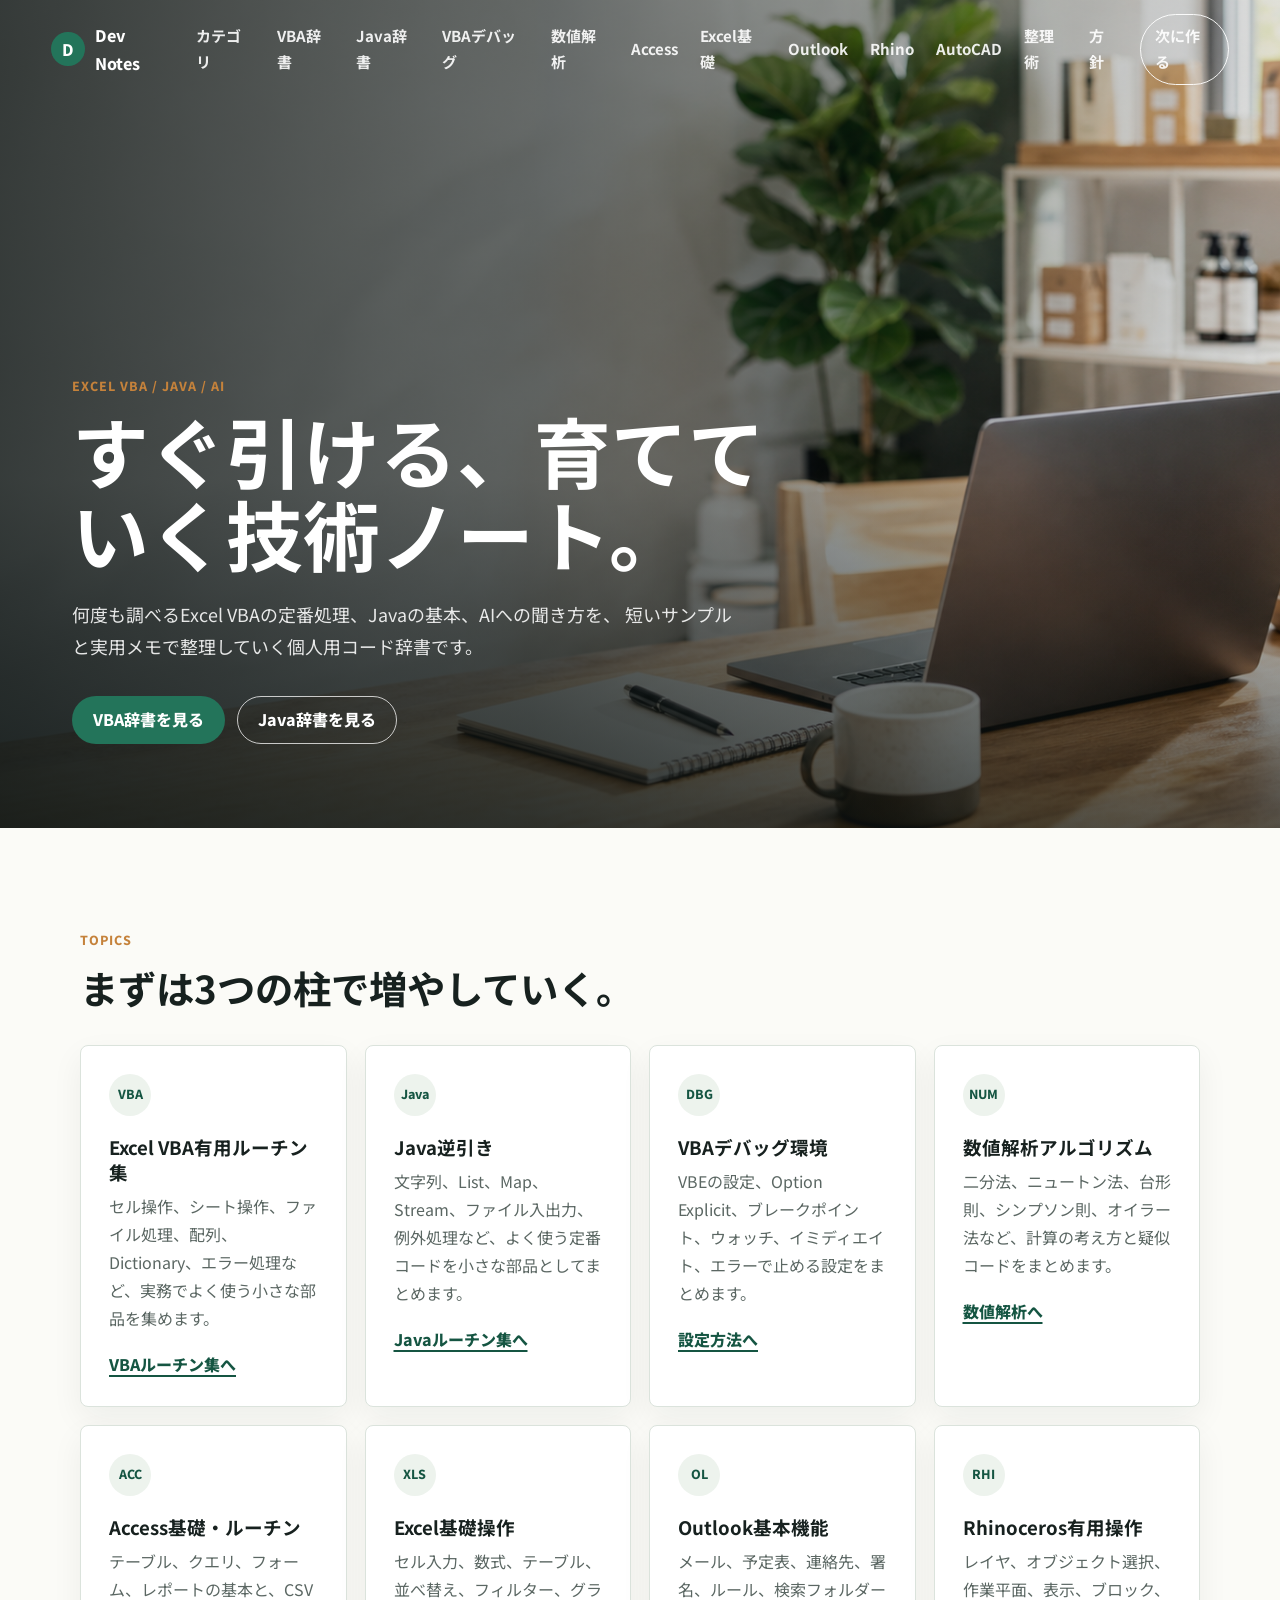
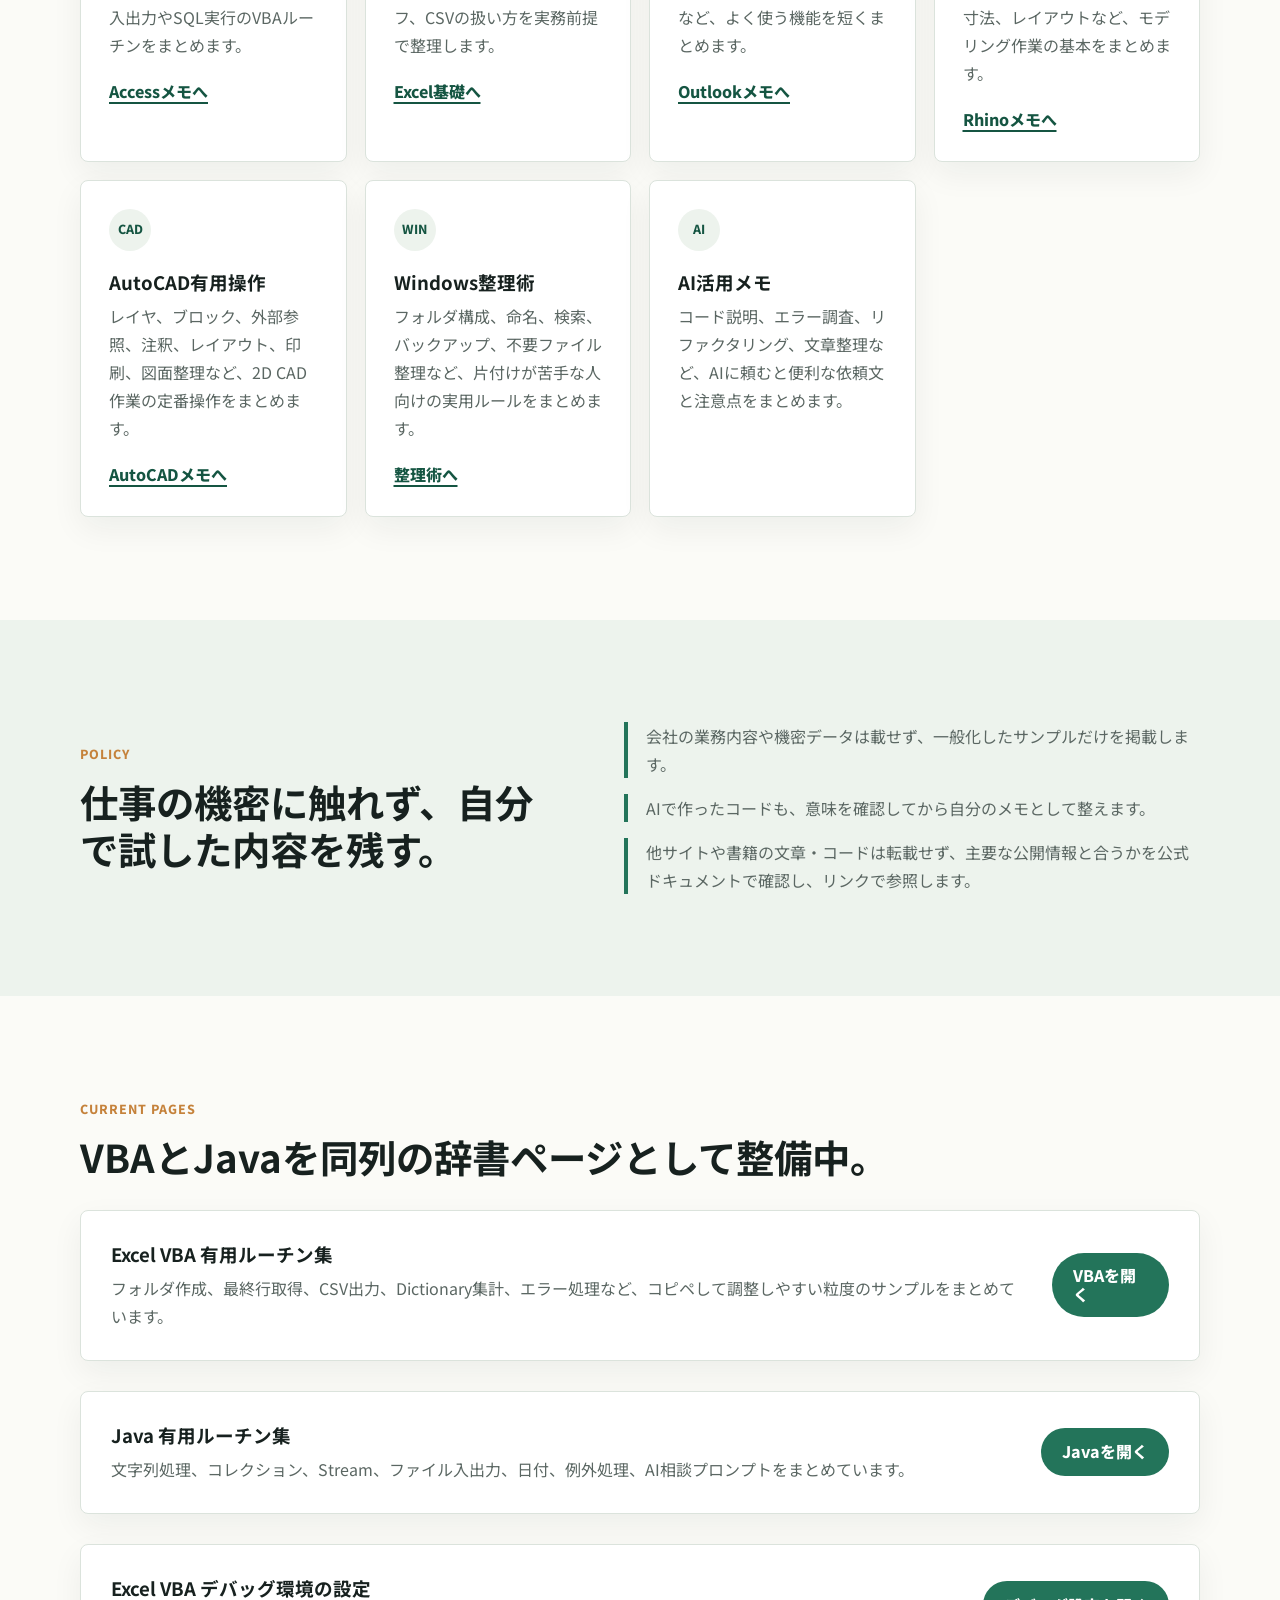
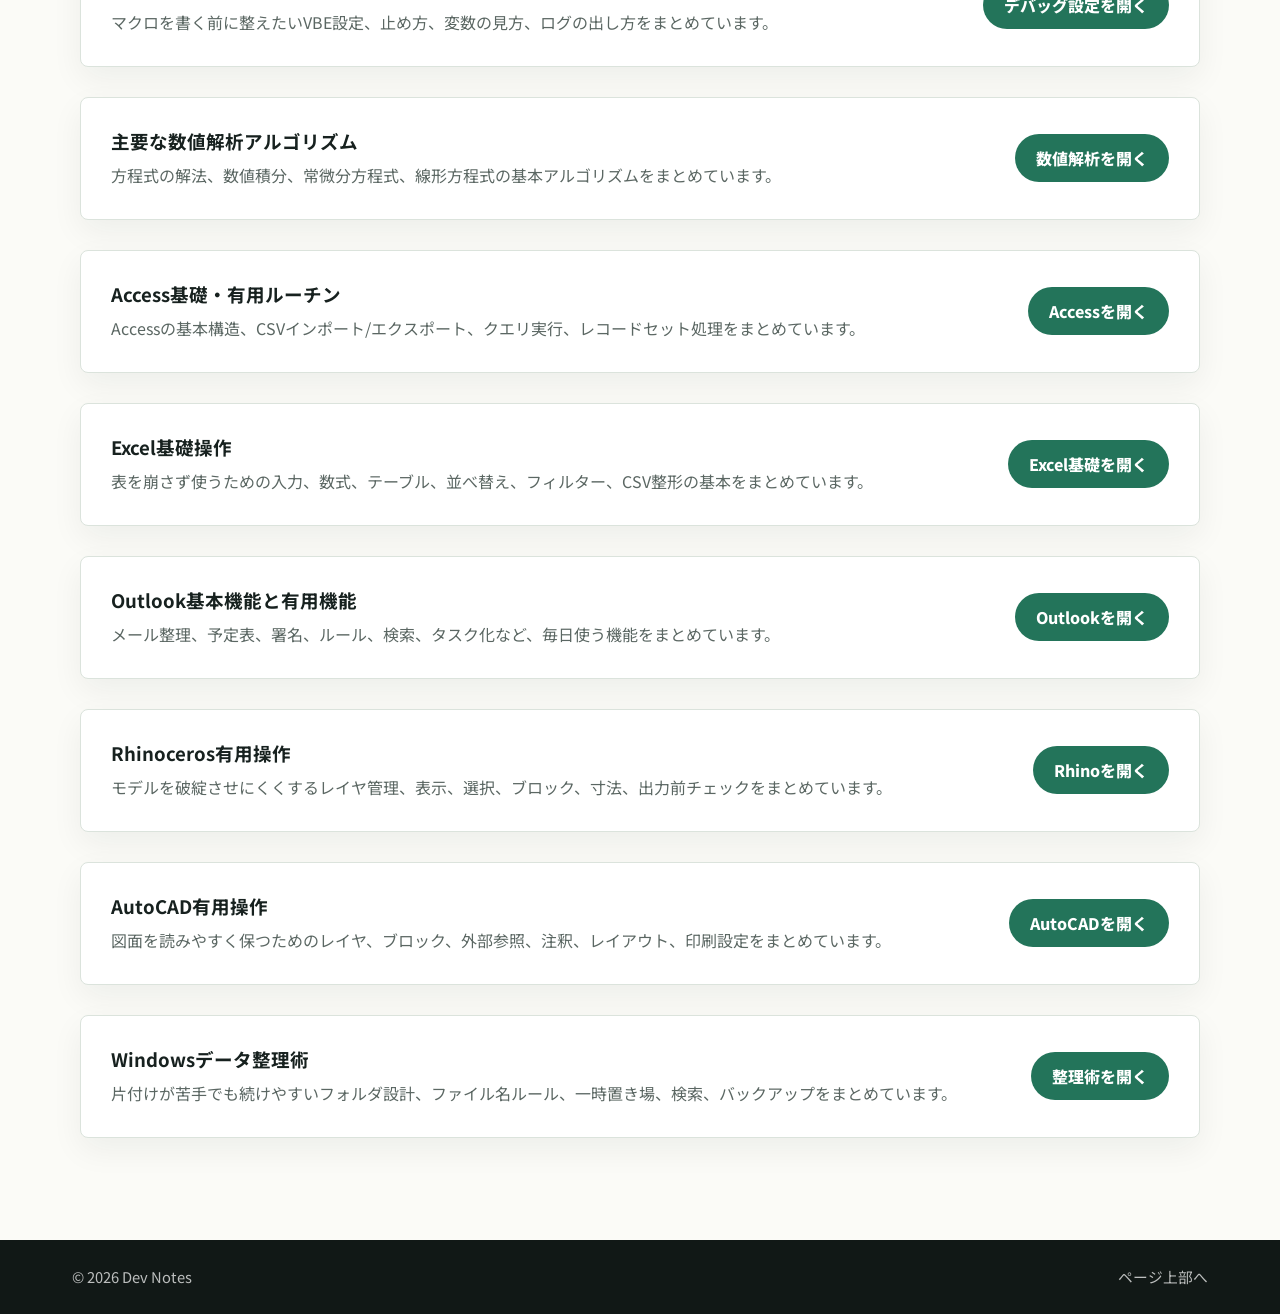
<file: index.html>
<!doctype html>
<html lang="ja">
  <head>
    <meta charset="utf-8">
    <meta name="viewport" content="width=device-width, initial-scale=1">
    <meta name="description" content="Excel VBA、Java、AI活用を短いサンプルと逆引きでまとめる個人用の技術ノートです。">
    <title>Excel VBA・Java・AI活用ノート</title>
    <link rel="icon" href="assets/favicon.svg" type="image/svg+xml">
    <link rel="preconnect" href="https://fonts.googleapis.com">
    <link rel="preconnect" href="https://fonts.gstatic.com" crossorigin>
    <link href="https://fonts.googleapis.com/css2?family=Noto+Sans+JP:wght@400;500;700;800&family=JetBrains+Mono:wght@500;700&display=swap" rel="stylesheet">
    <link rel="stylesheet" href="styles.css">
  </head>
  <body>
    <header class="site-header">
      <a class="brand" href="index.html#top" aria-label="Excel VBA・Java・AI活用ノート ホーム">
        <span class="brand-mark">D</span>
        <span>Dev Notes</span>
      </a>
      <nav class="nav" aria-label="主要メニュー">
        <a href="index.html#topics">カテゴリ</a>
        <a href="vba.html">VBA辞書</a>
        <a href="java.html">Java辞書</a>
        <a href="vba-debug.html">VBAデバッグ</a>
        <a href="numerical.html">数値解析</a>
        <a href="access.html">Access</a>
        <a href="excel-basics.html">Excel基礎</a>
        <a href="outlook.html">Outlook</a>
        <a href="rhino.html">Rhino</a>
        <a href="autocad.html">AutoCAD</a>
        <a href="windows-organize.html">整理術</a>
        <a href="index.html#policy">方針</a>
        <a class="nav-cta" href="index.html#next">次に作る</a>
      </nav>
      <button class="menu-button" type="button" aria-label="メニューを開く" aria-expanded="false">
        <span></span>
        <span></span>
        <span></span>
      </button>
    </header>

    <main id="top">
      <section class="hero tech-hero" aria-labelledby="hero-title">
        <img class="hero-image" src="assets/hero.png" alt="">
        <div class="hero-overlay"></div>
        <div class="hero-content">
          <p class="eyebrow">Excel VBA / Java / AI</p>
          <h1 id="hero-title">すぐ引ける、育てていく技術ノート。</h1>
          <p class="hero-copy">
            何度も調べるExcel VBAの定番処理、Javaの基本、AIへの聞き方を、
            短いサンプルと実用メモで整理していく個人用コード辞書です。
          </p>
          <div class="hero-actions">
            <a class="button primary" href="vba.html">VBA辞書を見る</a>
            <a class="button secondary" href="java.html">Java辞書を見る</a>
          </div>
        </div>
      </section>

      <section id="topics" class="section" aria-labelledby="topics-title">
        <div class="section-inner">
          <p class="section-kicker">Topics</p>
          <h2 id="topics-title">まずは3つの柱で増やしていく。</h2>
          <div class="feature-grid">
            <article class="feature-card">
              <span class="icon">VBA</span>
              <h3>Excel VBA有用ルーチン集</h3>
              <p>セル操作、シート操作、ファイル処理、配列、Dictionary、エラー処理など、実務でよく使う小さな部品を集めます。</p>
              <a class="text-link" href="vba.html">VBAルーチン集へ</a>
            </article>
            <article class="feature-card">
              <span class="icon">Java</span>
              <h3>Java逆引き</h3>
              <p>文字列、List、Map、Stream、ファイル入出力、例外処理など、よく使う定番コードを小さな部品としてまとめます。</p>
              <a class="text-link" href="java.html">Javaルーチン集へ</a>
            </article>
            <article class="feature-card">
              <span class="icon">DBG</span>
              <h3>VBAデバッグ環境</h3>
              <p>VBEの設定、Option Explicit、ブレークポイント、ウォッチ、イミディエイト、エラーで止める設定をまとめます。</p>
              <a class="text-link" href="vba-debug.html">設定方法へ</a>
            </article>
            <article class="feature-card">
              <span class="icon">NUM</span>
              <h3>数値解析アルゴリズム</h3>
              <p>二分法、ニュートン法、台形則、シンプソン則、オイラー法など、計算の考え方と疑似コードをまとめます。</p>
              <a class="text-link" href="numerical.html">数値解析へ</a>
            </article>
            <article class="feature-card">
              <span class="icon">ACC</span>
              <h3>Access基礎・ルーチン</h3>
              <p>テーブル、クエリ、フォーム、レポートの基本と、CSV入出力やSQL実行のVBAルーチンをまとめます。</p>
              <a class="text-link" href="access.html">Accessメモへ</a>
            </article>
            <article class="feature-card">
              <span class="icon">XLS</span>
              <h3>Excel基礎操作</h3>
              <p>セル入力、数式、テーブル、並べ替え、フィルター、グラフ、CSVの扱い方を実務前提で整理します。</p>
              <a class="text-link" href="excel-basics.html">Excel基礎へ</a>
            </article>
            <article class="feature-card">
              <span class="icon">OL</span>
              <h3>Outlook基本機能</h3>
              <p>メール、予定表、連絡先、署名、ルール、検索フォルダーなど、よく使う機能を短くまとめます。</p>
              <a class="text-link" href="outlook.html">Outlookメモへ</a>
            </article>
            <article class="feature-card">
              <span class="icon">RHI</span>
              <h3>Rhinoceros有用操作</h3>
              <p>レイヤ、オブジェクト選択、作業平面、表示、ブロック、寸法、レイアウトなど、モデリング作業の基本をまとめます。</p>
              <a class="text-link" href="rhino.html">Rhinoメモへ</a>
            </article>
            <article class="feature-card">
              <span class="icon">CAD</span>
              <h3>AutoCAD有用操作</h3>
              <p>レイヤ、ブロック、外部参照、注釈、レイアウト、印刷、図面整理など、2D CAD作業の定番操作をまとめます。</p>
              <a class="text-link" href="autocad.html">AutoCADメモへ</a>
            </article>
            <article class="feature-card">
              <span class="icon">WIN</span>
              <h3>Windows整理術</h3>
              <p>フォルダ構成、命名、検索、バックアップ、不要ファイル整理など、片付けが苦手な人向けの実用ルールをまとめます。</p>
              <a class="text-link" href="windows-organize.html">整理術へ</a>
            </article>
            <article class="feature-card">
              <span class="icon">AI</span>
              <h3>AI活用メモ</h3>
              <p>コード説明、エラー調査、リファクタリング、文章整理など、AIに頼むと便利な依頼文と注意点をまとめます。</p>
            </article>
          </div>
        </div>
      </section>

      <section id="policy" class="section muted" aria-labelledby="policy-title">
        <div class="section-inner two-column">
          <div>
            <p class="section-kicker">Policy</p>
            <h2 id="policy-title">仕事の機密に触れず、自分で試した内容を残す。</h2>
          </div>
          <div class="note-list">
            <p>会社の業務内容や機密データは載せず、一般化したサンプルだけを掲載します。</p>
            <p>AIで作ったコードも、意味を確認してから自分のメモとして整えます。</p>
            <p>他サイトや書籍の文章・コードは転載せず、主要な公開情報と合うかを公式ドキュメントで確認し、リンクで参照します。</p>
          </div>
        </div>
      </section>

      <section id="next" class="section" aria-labelledby="next-title">
        <div class="section-inner">
          <p class="section-kicker">Current Pages</p>
          <h2 id="next-title">VBAとJavaを同列の辞書ページとして整備中。</h2>
          <div class="article-preview">
            <div>
              <h3>Excel VBA 有用ルーチン集</h3>
              <p>フォルダ作成、最終行取得、CSV出力、Dictionary集計、エラー処理など、コピペして調整しやすい粒度のサンプルをまとめています。</p>
            </div>
            <a class="button primary" href="vba.html">VBAを開く</a>
          </div>
          <div class="article-preview">
            <div>
              <h3>Java 有用ルーチン集</h3>
              <p>文字列処理、コレクション、Stream、ファイル入出力、日付、例外処理、AI相談プロンプトをまとめています。</p>
            </div>
            <a class="button primary" href="java.html">Javaを開く</a>
          </div>
          <div class="article-preview">
            <div>
              <h3>Excel VBA デバッグ環境の設定</h3>
              <p>マクロを書く前に整えたいVBE設定、止め方、変数の見方、ログの出し方をまとめています。</p>
            </div>
            <a class="button primary" href="vba-debug.html">デバッグ設定を開く</a>
          </div>
          <div class="article-preview">
            <div>
              <h3>主要な数値解析アルゴリズム</h3>
              <p>方程式の解法、数値積分、常微分方程式、線形方程式の基本アルゴリズムをまとめています。</p>
            </div>
            <a class="button primary" href="numerical.html">数値解析を開く</a>
          </div>
          <div class="article-preview">
            <div>
              <h3>Access基礎・有用ルーチン</h3>
              <p>Accessの基本構造、CSVインポート/エクスポート、クエリ実行、レコードセット処理をまとめています。</p>
            </div>
            <a class="button primary" href="access.html">Accessを開く</a>
          </div>
          <div class="article-preview">
            <div>
              <h3>Excel基礎操作</h3>
              <p>表を崩さず使うための入力、数式、テーブル、並べ替え、フィルター、CSV整形の基本をまとめています。</p>
            </div>
            <a class="button primary" href="excel-basics.html">Excel基礎を開く</a>
          </div>
          <div class="article-preview">
            <div>
              <h3>Outlook基本機能と有用機能</h3>
              <p>メール整理、予定表、署名、ルール、検索、タスク化など、毎日使う機能をまとめています。</p>
            </div>
            <a class="button primary" href="outlook.html">Outlookを開く</a>
          </div>
          <div class="article-preview">
            <div>
              <h3>Rhinoceros有用操作</h3>
              <p>モデルを破綻させにくくするレイヤ管理、表示、選択、ブロック、寸法、出力前チェックをまとめています。</p>
            </div>
            <a class="button primary" href="rhino.html">Rhinoを開く</a>
          </div>
          <div class="article-preview">
            <div>
              <h3>AutoCAD有用操作</h3>
              <p>図面を読みやすく保つためのレイヤ、ブロック、外部参照、注釈、レイアウト、印刷設定をまとめています。</p>
            </div>
            <a class="button primary" href="autocad.html">AutoCADを開く</a>
          </div>
          <div class="article-preview">
            <div>
              <h3>Windowsデータ整理術</h3>
              <p>片付けが苦手でも続けやすいフォルダ設計、ファイル名ルール、一時置き場、検索、バックアップをまとめています。</p>
            </div>
            <a class="button primary" href="windows-organize.html">整理術を開く</a>
          </div>
        </div>
      </section>
    </main>

    <footer class="site-footer">
      <span>&copy; 2026 Dev Notes</span>
      <a href="#top">ページ上部へ</a>
    </footer>

    <script src="script.js"></script>
  </body>
</html>
</file>
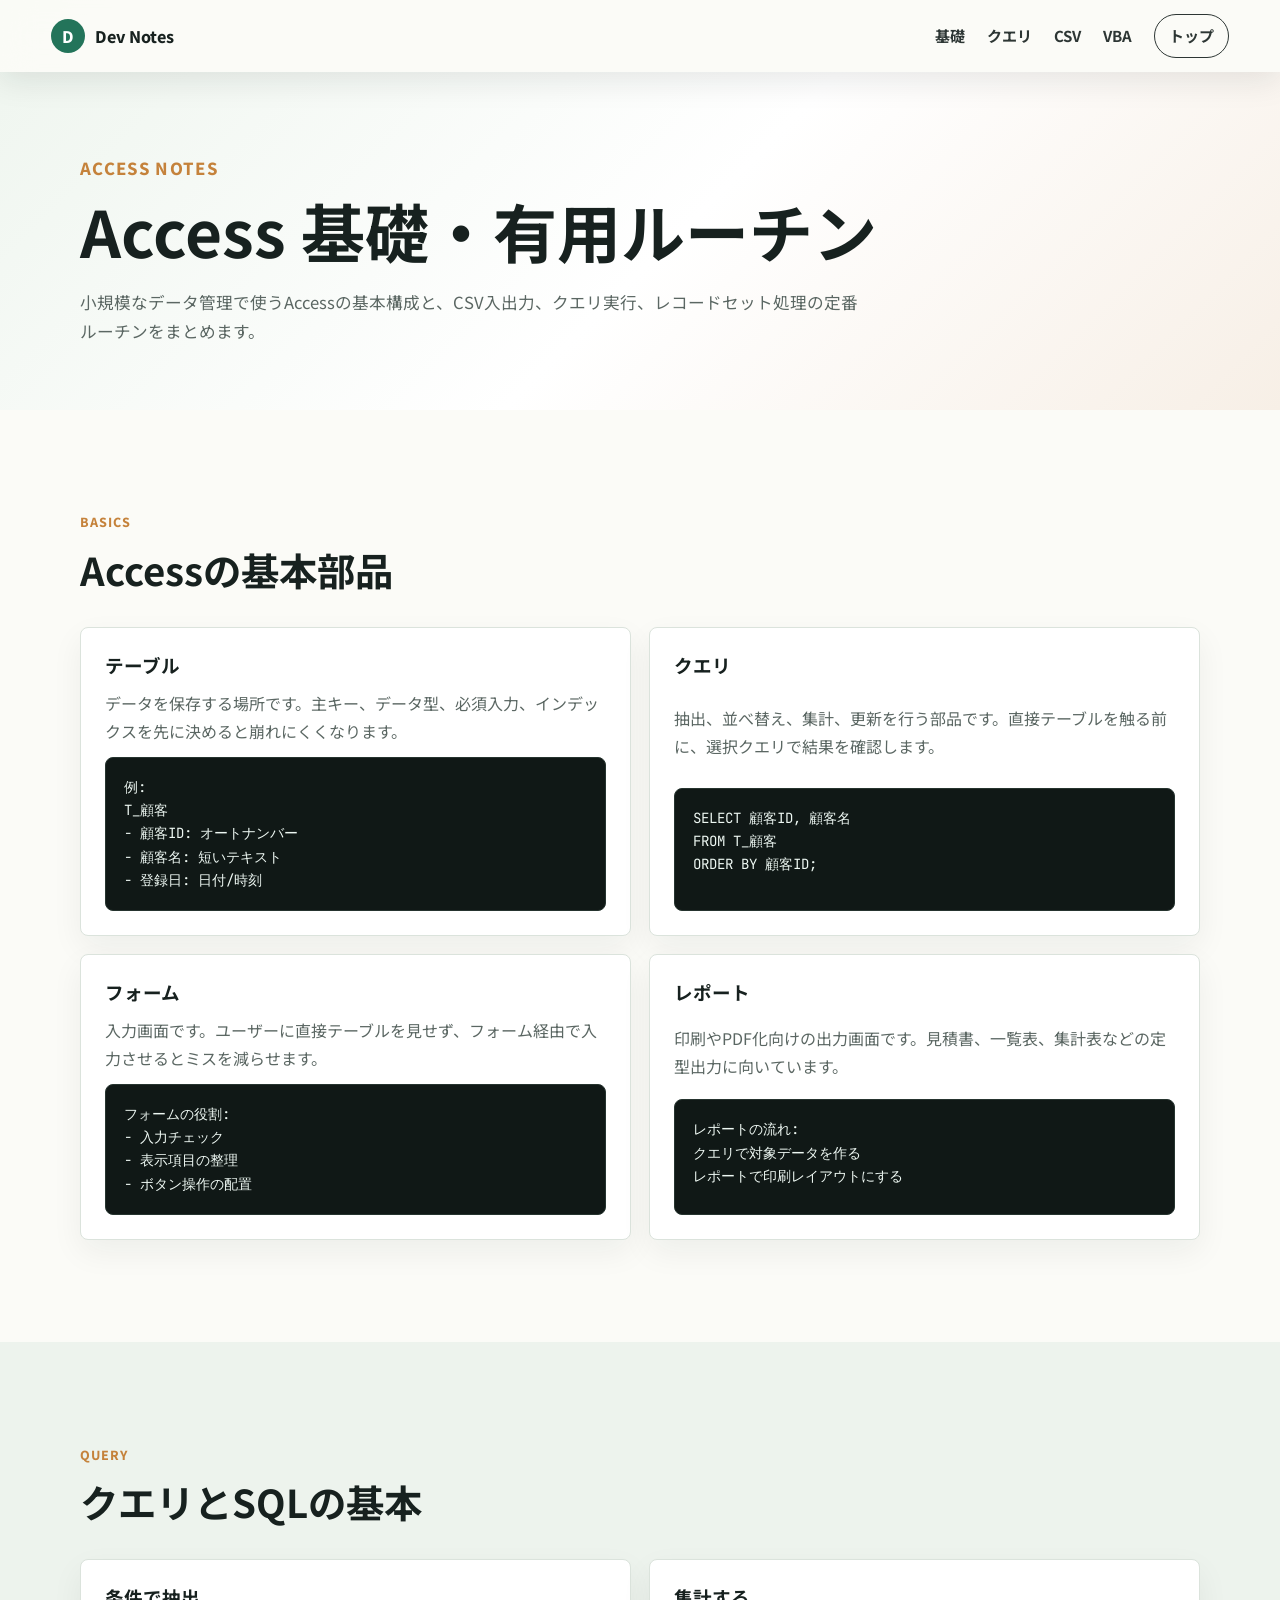
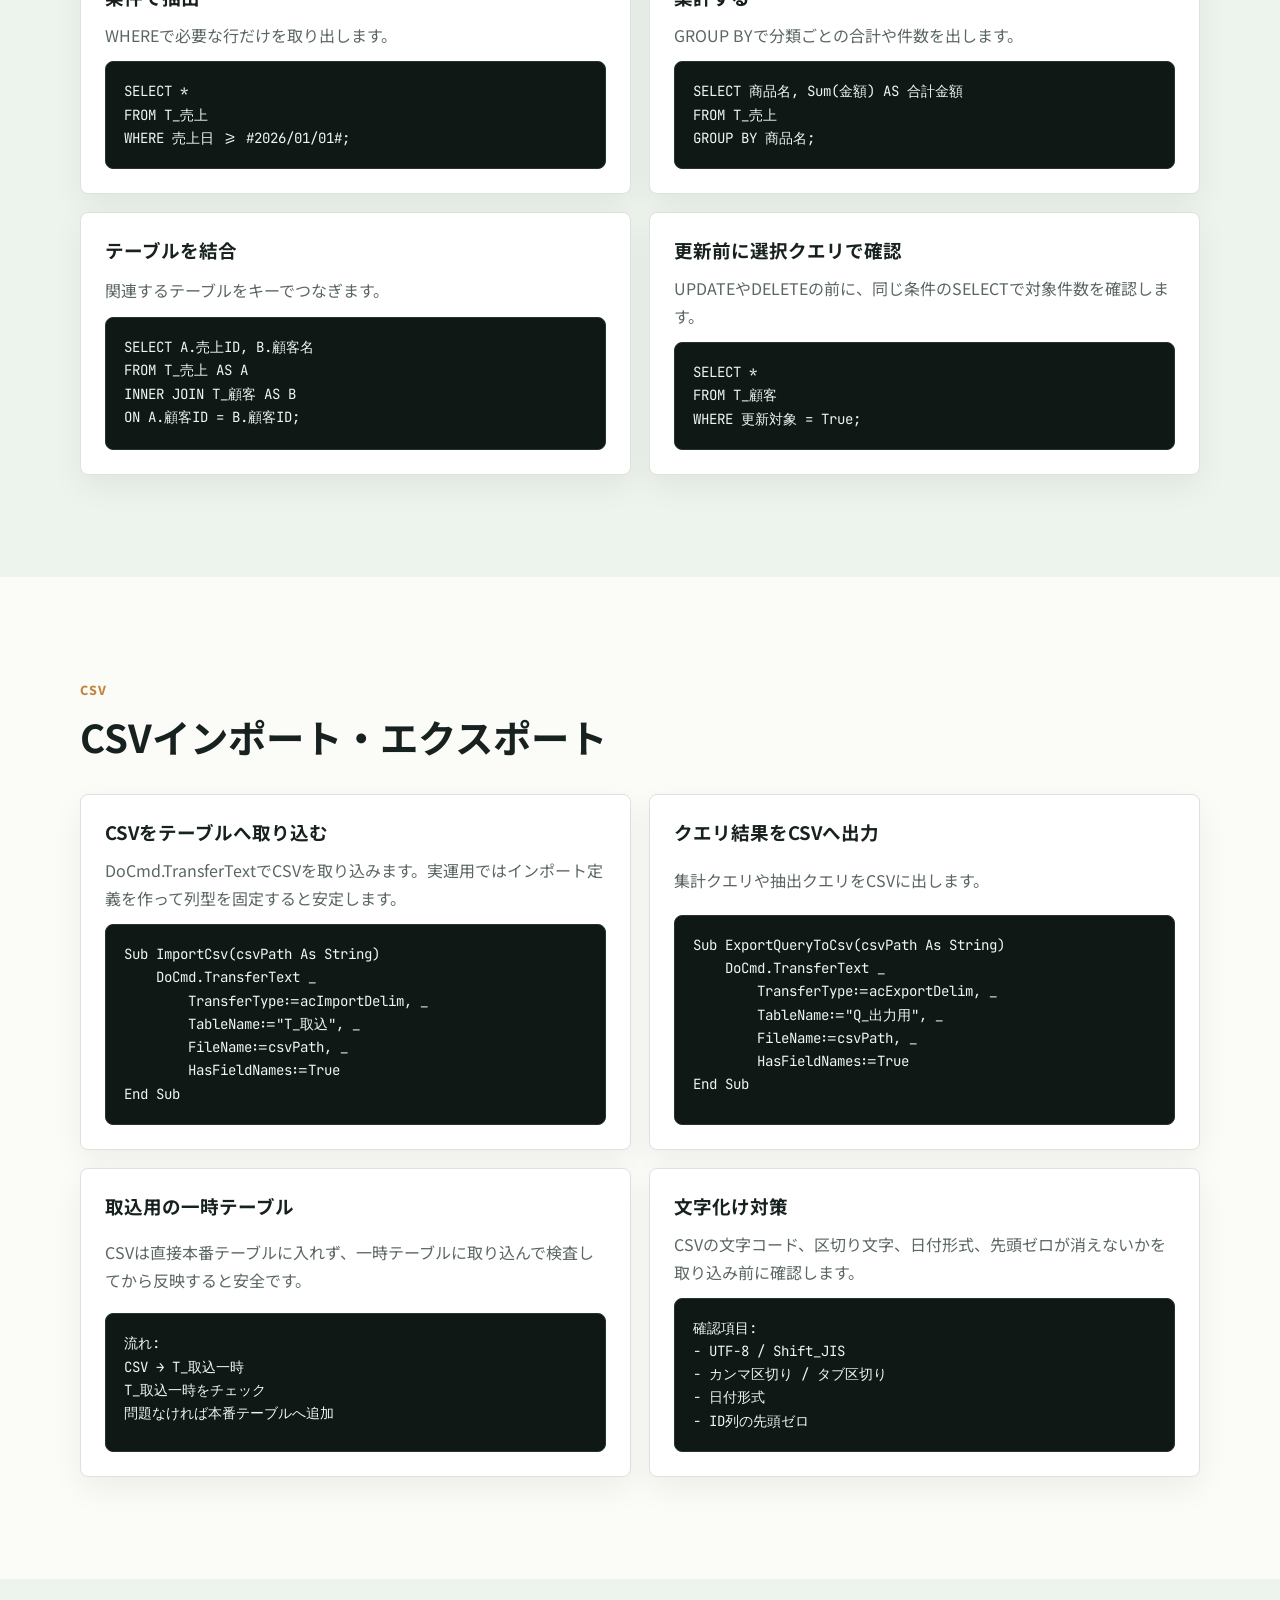
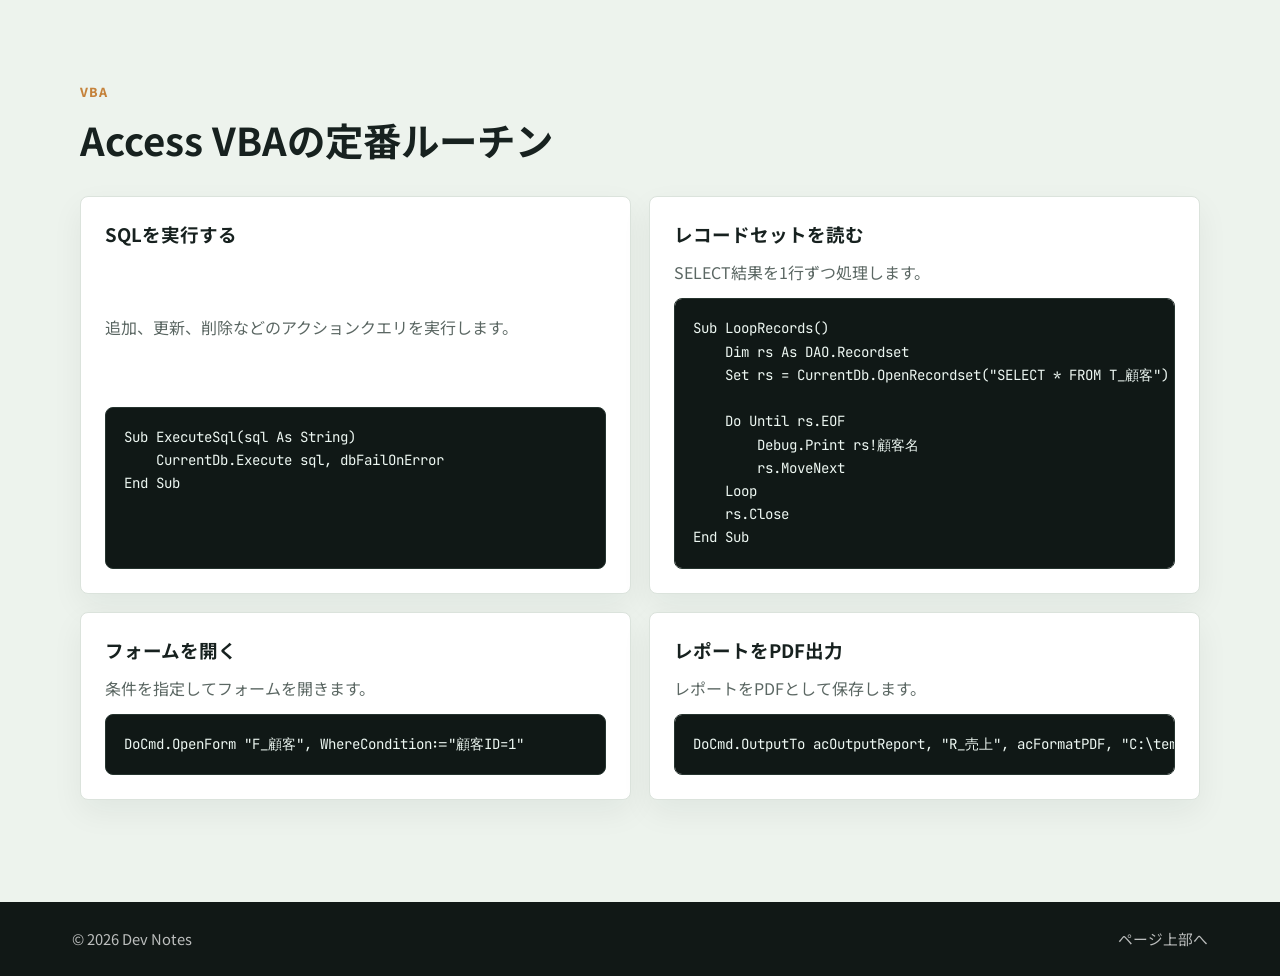
<file: access.html>
<!doctype html>
<html lang="ja">
  <head>
    <meta charset="utf-8">
    <meta name="viewport" content="width=device-width, initial-scale=1">
    <meta name="description" content="Microsoft Accessの基礎的な使い方と、VBAで使う有用ルーチンをまとめます。">
    <title>Access 基礎・有用ルーチン | Dev Notes</title>
    <link rel="icon" href="assets/favicon.svg" type="image/svg+xml">
    <link rel="preconnect" href="https://fonts.googleapis.com">
    <link rel="preconnect" href="https://fonts.gstatic.com" crossorigin>
    <link href="https://fonts.googleapis.com/css2?family=Noto+Sans+JP:wght@400;500;700;800&family=JetBrains+Mono:wght@500;700&display=swap" rel="stylesheet">
    <link rel="stylesheet" href="styles.css">
  </head>
  <body>
    <header class="site-header page-header">
      <a class="brand" href="index.html#top" aria-label="Dev Notes ホーム">
        <span class="brand-mark">D</span>
        <span>Dev Notes</span>
      </a>
      <nav class="nav" aria-label="主要メニュー">
        <a href="#basic">基礎</a>
        <a href="#query">クエリ</a>
        <a href="#csv">CSV</a>
        <a href="#vba">VBA</a>
        <a class="nav-cta" href="index.html">トップ</a>
      </nav>
      <button class="menu-button" type="button" aria-label="メニューを開く" aria-expanded="false">
        <span></span>
        <span></span>
        <span></span>
      </button>
    </header>

    <main>
      <section class="page-title" aria-labelledby="page-title">
        <div class="section-inner">
          <p class="section-kicker">Access Notes</p>
          <h1 id="page-title">Access 基礎・有用ルーチン</h1>
          <p>小規模なデータ管理で使うAccessの基本構成と、CSV入出力、クエリ実行、レコードセット処理の定番ルーチンをまとめます。</p>
        </div>
      </section>

      <section id="basic" class="section" aria-labelledby="basic-title">
        <div class="section-inner">
          <p class="section-kicker">Basics</p>
          <h2 id="basic-title">Accessの基本部品</h2>
          <div class="snippet-grid">
            <article class="snippet-card"><h3>テーブル</h3><p>データを保存する場所です。主キー、データ型、必須入力、インデックスを先に決めると崩れにくくなります。</p><pre><code>例:
T_顧客
- 顧客ID: オートナンバー
- 顧客名: 短いテキスト
- 登録日: 日付/時刻</code></pre></article>
            <article class="snippet-card"><h3>クエリ</h3><p>抽出、並べ替え、集計、更新を行う部品です。直接テーブルを触る前に、選択クエリで結果を確認します。</p><pre><code>SELECT 顧客ID, 顧客名
FROM T_顧客
ORDER BY 顧客ID;</code></pre></article>
            <article class="snippet-card"><h3>フォーム</h3><p>入力画面です。ユーザーに直接テーブルを見せず、フォーム経由で入力させるとミスを減らせます。</p><pre><code>フォームの役割:
- 入力チェック
- 表示項目の整理
- ボタン操作の配置</code></pre></article>
            <article class="snippet-card"><h3>レポート</h3><p>印刷やPDF化向けの出力画面です。見積書、一覧表、集計表などの定型出力に向いています。</p><pre><code>レポートの流れ:
クエリで対象データを作る
レポートで印刷レイアウトにする</code></pre></article>
          </div>
        </div>
      </section>

      <section id="query" class="section muted" aria-labelledby="query-title">
        <div class="section-inner">
          <p class="section-kicker">Query</p>
          <h2 id="query-title">クエリとSQLの基本</h2>
          <div class="snippet-grid">
            <article class="snippet-card"><h3>条件で抽出</h3><p>WHEREで必要な行だけを取り出します。</p><pre><code>SELECT *
FROM T_売上
WHERE 売上日 &gt;= #2026/01/01#;</code></pre></article>
            <article class="snippet-card"><h3>集計する</h3><p>GROUP BYで分類ごとの合計や件数を出します。</p><pre><code>SELECT 商品名, Sum(金額) AS 合計金額
FROM T_売上
GROUP BY 商品名;</code></pre></article>
            <article class="snippet-card"><h3>テーブルを結合</h3><p>関連するテーブルをキーでつなぎます。</p><pre><code>SELECT A.売上ID, B.顧客名
FROM T_売上 AS A
INNER JOIN T_顧客 AS B
ON A.顧客ID = B.顧客ID;</code></pre></article>
            <article class="snippet-card"><h3>更新前に選択クエリで確認</h3><p>UPDATEやDELETEの前に、同じ条件のSELECTで対象件数を確認します。</p><pre><code>SELECT *
FROM T_顧客
WHERE 更新対象 = True;</code></pre></article>
          </div>
        </div>
      </section>

      <section id="csv" class="section" aria-labelledby="csv-title">
        <div class="section-inner">
          <p class="section-kicker">CSV</p>
          <h2 id="csv-title">CSVインポート・エクスポート</h2>
          <div class="snippet-grid">
            <article class="snippet-card"><h3>CSVをテーブルへ取り込む</h3><p>DoCmd.TransferTextでCSVを取り込みます。実運用ではインポート定義を作って列型を固定すると安定します。</p><pre><code>Sub ImportCsv(csvPath As String)
    DoCmd.TransferText _
        TransferType:=acImportDelim, _
        TableName:="T_取込", _
        FileName:=csvPath, _
        HasFieldNames:=True
End Sub</code></pre></article>
            <article class="snippet-card"><h3>クエリ結果をCSVへ出力</h3><p>集計クエリや抽出クエリをCSVに出します。</p><pre><code>Sub ExportQueryToCsv(csvPath As String)
    DoCmd.TransferText _
        TransferType:=acExportDelim, _
        TableName:="Q_出力用", _
        FileName:=csvPath, _
        HasFieldNames:=True
End Sub</code></pre></article>
            <article class="snippet-card"><h3>取込用の一時テーブル</h3><p>CSVは直接本番テーブルに入れず、一時テーブルに取り込んで検査してから反映すると安全です。</p><pre><code>流れ:
CSV → T_取込一時
T_取込一時をチェック
問題なければ本番テーブルへ追加</code></pre></article>
            <article class="snippet-card"><h3>文字化け対策</h3><p>CSVの文字コード、区切り文字、日付形式、先頭ゼロが消えないかを取り込み前に確認します。</p><pre><code>確認項目:
- UTF-8 / Shift_JIS
- カンマ区切り / タブ区切り
- 日付形式
- ID列の先頭ゼロ</code></pre></article>
          </div>
        </div>
      </section>

      <section id="vba" class="section muted" aria-labelledby="vba-title">
        <div class="section-inner">
          <p class="section-kicker">VBA</p>
          <h2 id="vba-title">Access VBAの定番ルーチン</h2>
          <div class="snippet-grid">
            <article class="snippet-card"><h3>SQLを実行する</h3><p>追加、更新、削除などのアクションクエリを実行します。</p><pre><code>Sub ExecuteSql(sql As String)
    CurrentDb.Execute sql, dbFailOnError
End Sub</code></pre></article>
            <article class="snippet-card"><h3>レコードセットを読む</h3><p>SELECT結果を1行ずつ処理します。</p><pre><code>Sub LoopRecords()
    Dim rs As DAO.Recordset
    Set rs = CurrentDb.OpenRecordset("SELECT * FROM T_顧客")

    Do Until rs.EOF
        Debug.Print rs!顧客名
        rs.MoveNext
    Loop
    rs.Close
End Sub</code></pre></article>
            <article class="snippet-card"><h3>フォームを開く</h3><p>条件を指定してフォームを開きます。</p><pre><code>DoCmd.OpenForm "F_顧客", WhereCondition:="顧客ID=1"</code></pre></article>
            <article class="snippet-card"><h3>レポートをPDF出力</h3><p>レポートをPDFとして保存します。</p><pre><code>DoCmd.OutputTo acOutputReport, "R_売上", acFormatPDF, "C:\temp\売上.pdf"</code></pre></article>
          </div>
        </div>
      </section>
    </main>
    <footer class="site-footer"><span>&copy; 2026 Dev Notes</span><a href="#top">ページ上部へ</a></footer>
    <script src="script.js"></script>
  </body>
</html>
</file>
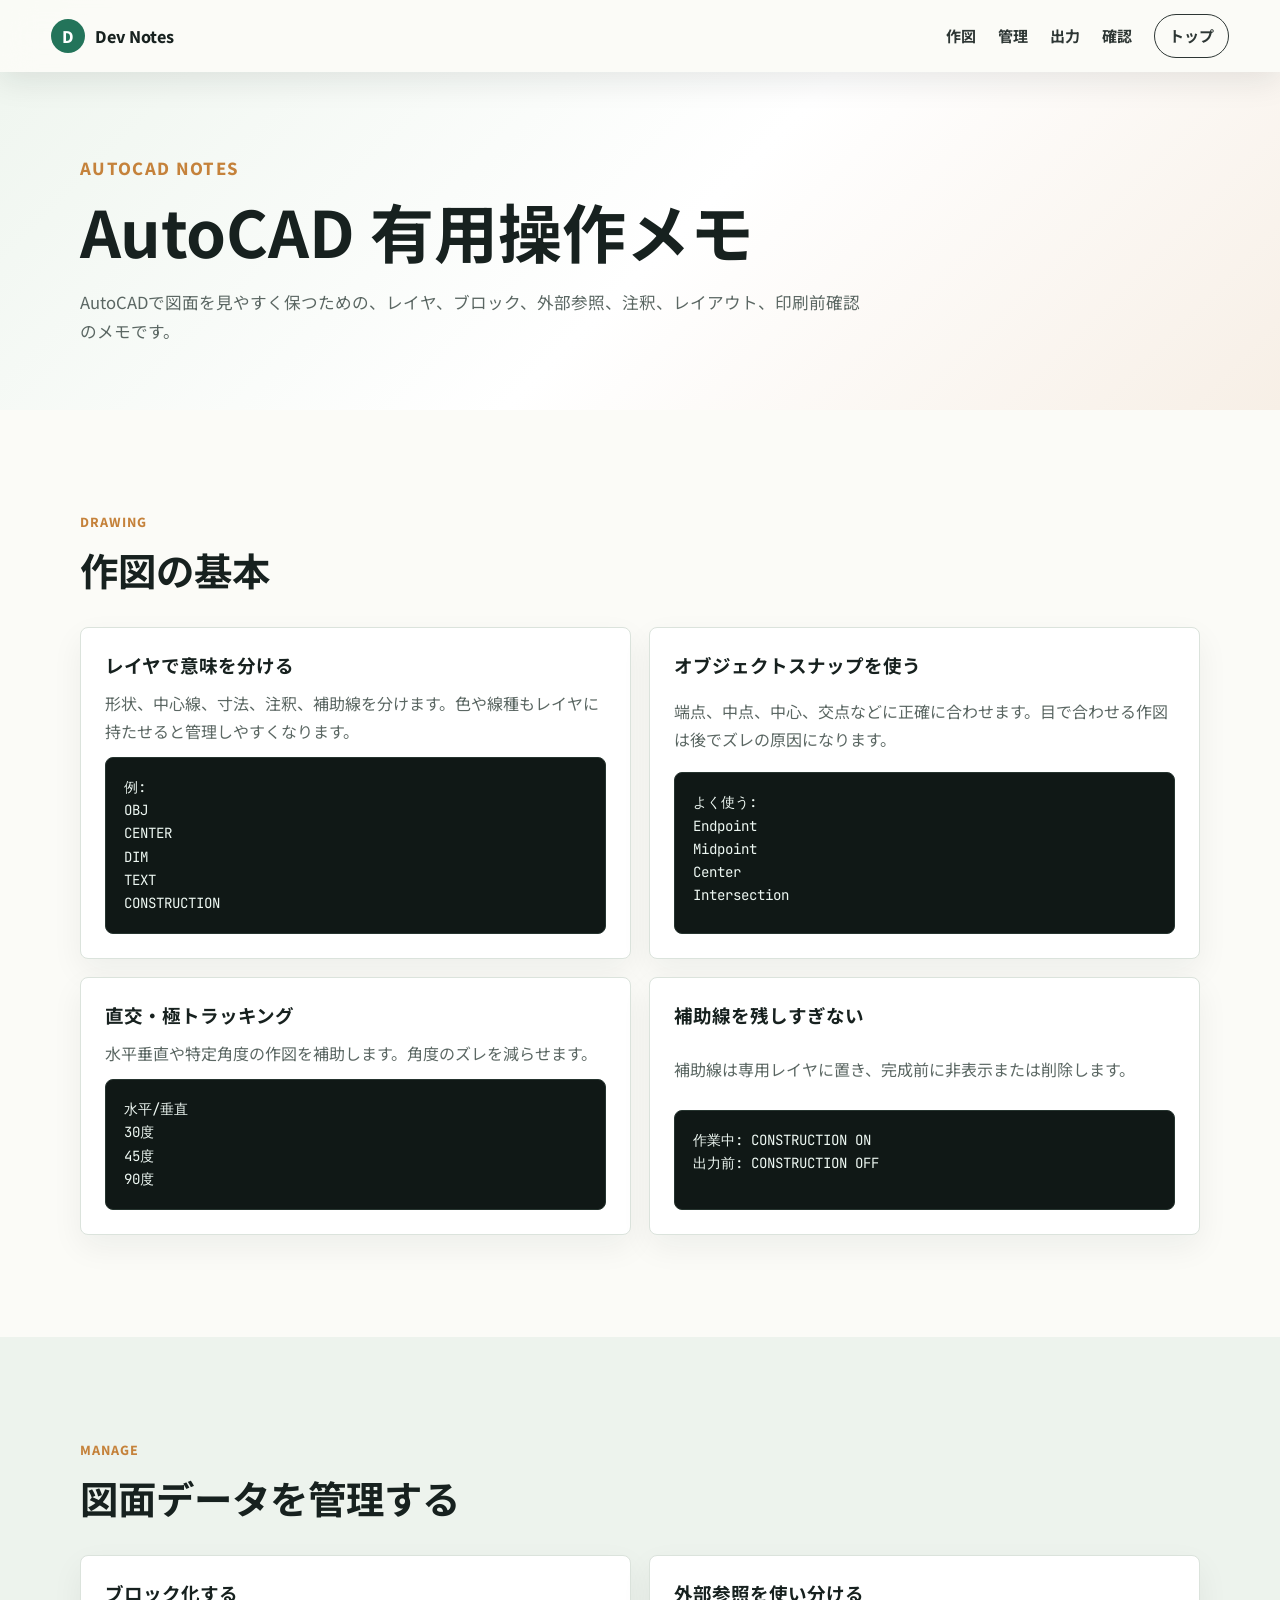
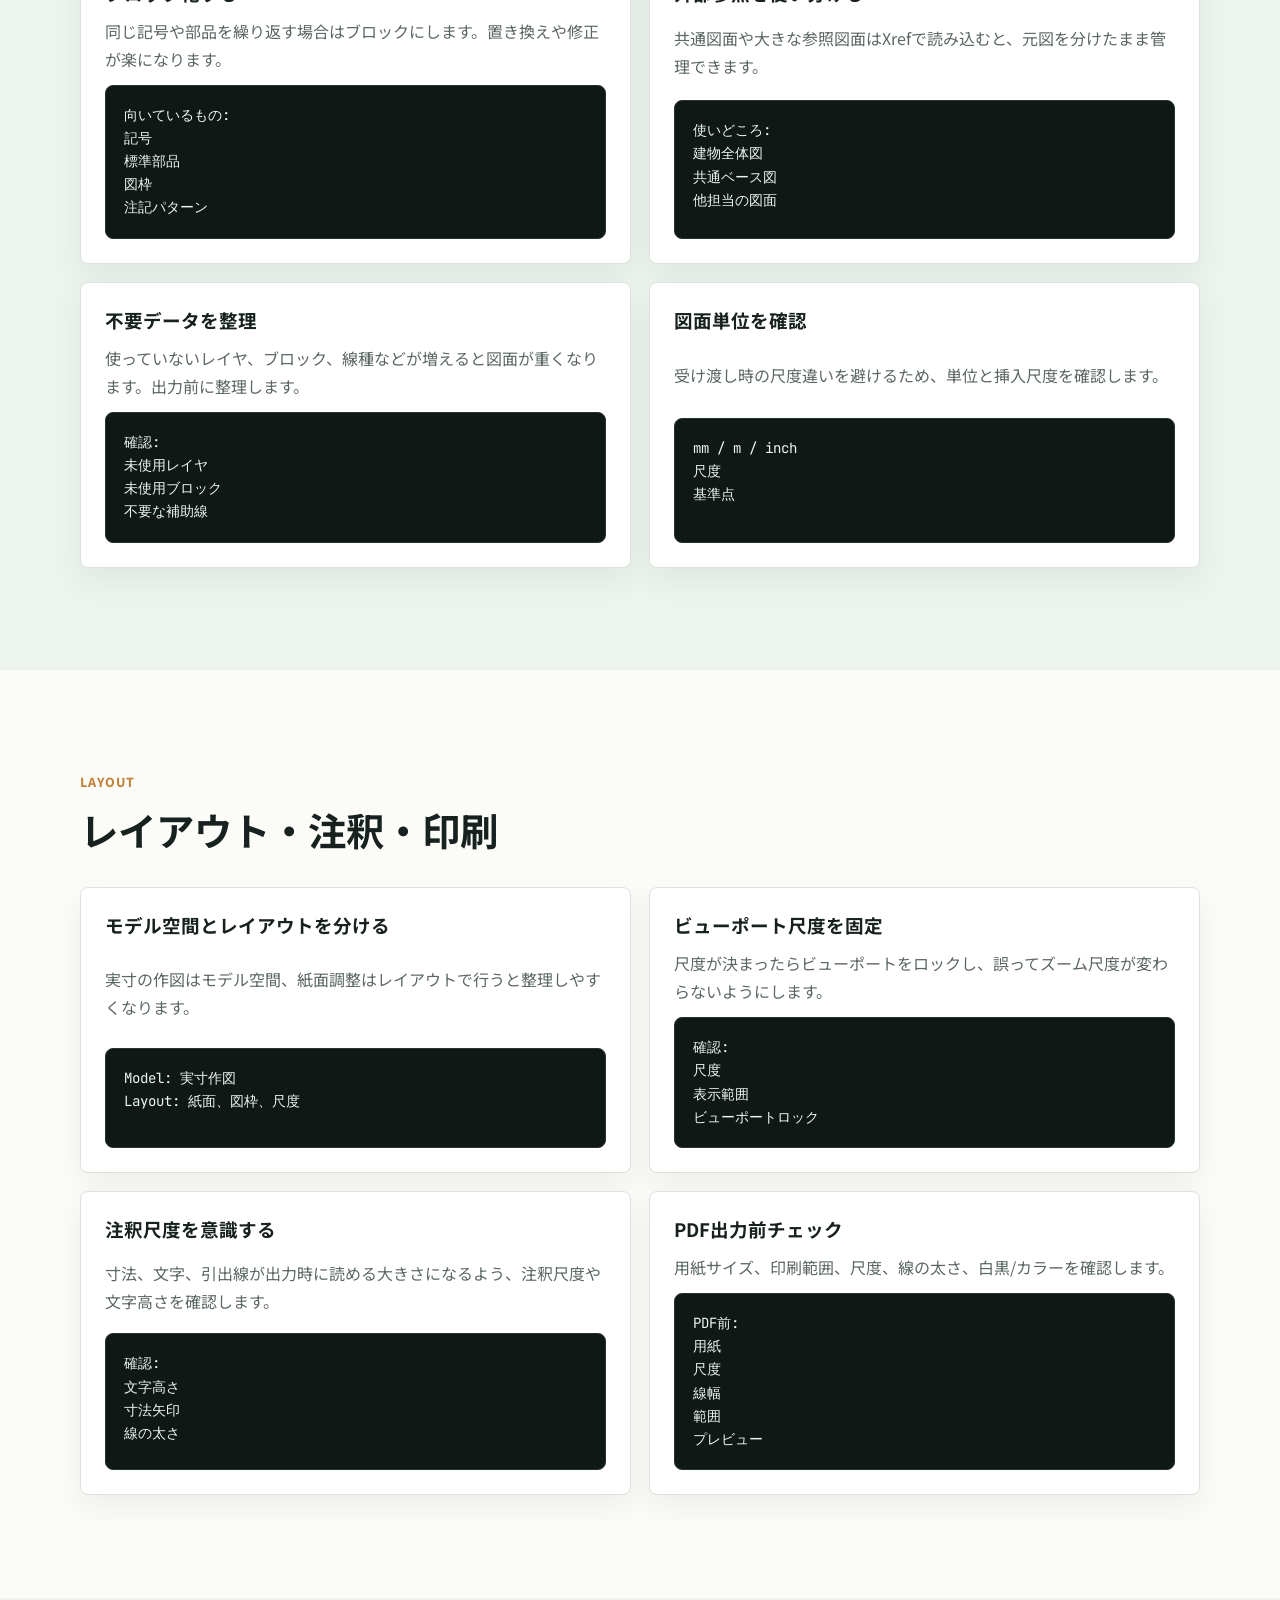
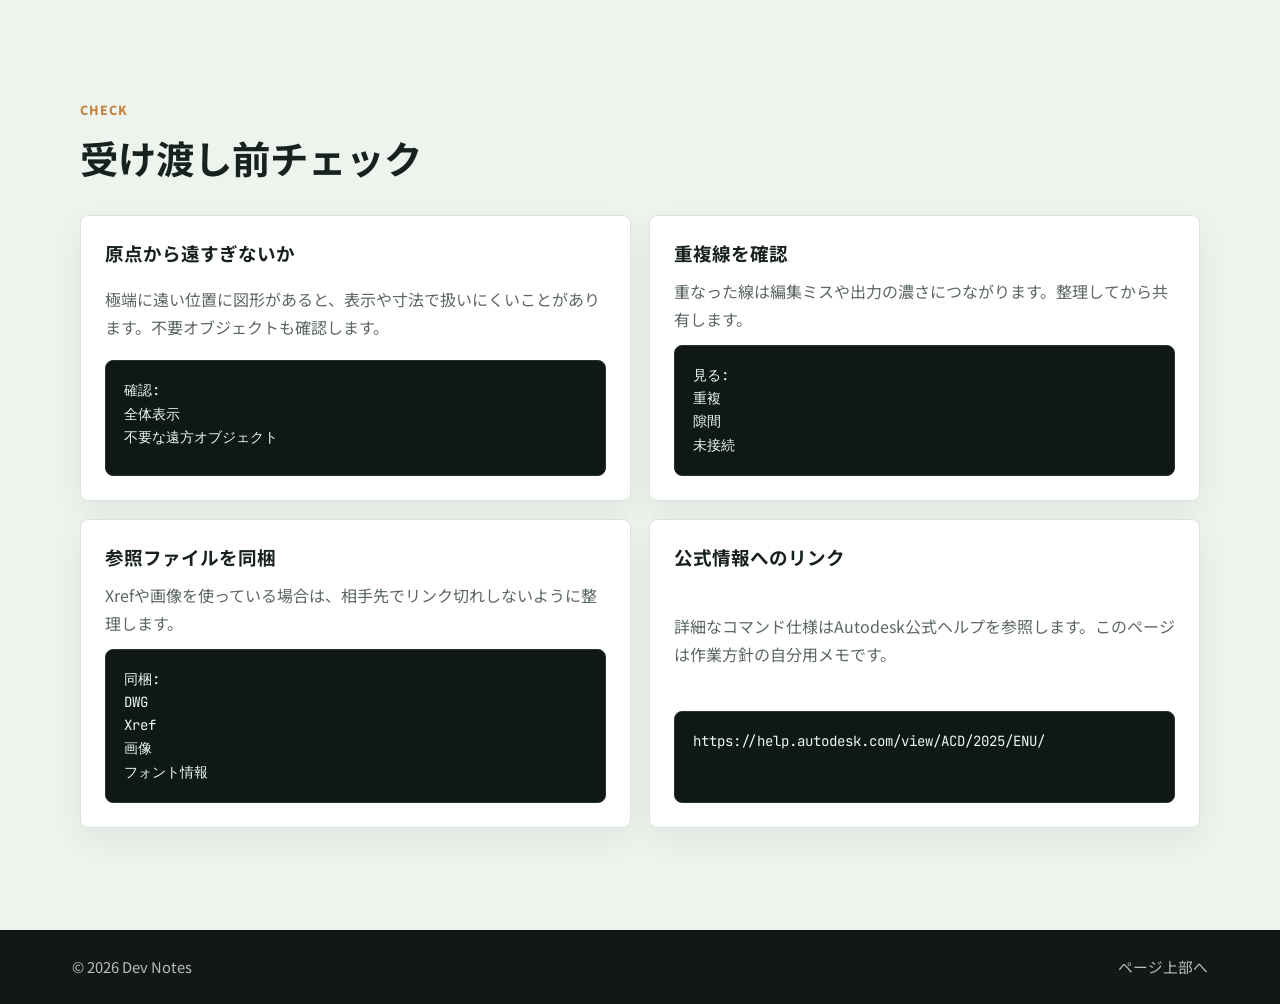
<file: autocad.html>
<!doctype html>
<html lang="ja">
  <head>
    <meta charset="utf-8">
    <meta name="viewport" content="width=device-width, initial-scale=1">
    <meta name="description" content="AutoCADの有用操作、レイヤ、ブロック、外部参照、注釈、レイアウト、印刷前チェックをまとめます。">
    <title>AutoCAD 有用操作メモ | Dev Notes</title>
    <link rel="icon" href="assets/favicon.svg" type="image/svg+xml">
    <link rel="preconnect" href="https://fonts.googleapis.com">
    <link rel="preconnect" href="https://fonts.gstatic.com" crossorigin>
    <link href="https://fonts.googleapis.com/css2?family=Noto+Sans+JP:wght@400;500;700;800&family=JetBrains+Mono:wght@500;700&display=swap" rel="stylesheet">
    <link rel="stylesheet" href="styles.css">
  </head>
  <body>
    <header class="site-header page-header">
      <a class="brand" href="index.html#top" aria-label="Dev Notes ホーム"><span class="brand-mark">D</span><span>Dev Notes</span></a>
      <nav class="nav" aria-label="主要メニュー"><a href="#drawing">作図</a><a href="#manage">管理</a><a href="#layout">出力</a><a href="#check">確認</a><a class="nav-cta" href="index.html">トップ</a></nav>
      <button class="menu-button" type="button" aria-label="メニューを開く" aria-expanded="false"><span></span><span></span><span></span></button>
    </header>
    <main>
      <section class="page-title" aria-labelledby="page-title"><div class="section-inner"><p class="section-kicker">AutoCAD Notes</p><h1 id="page-title">AutoCAD 有用操作メモ</h1><p>AutoCADで図面を見やすく保つための、レイヤ、ブロック、外部参照、注釈、レイアウト、印刷前確認のメモです。</p></div></section>
      <section id="drawing" class="section"><div class="section-inner"><p class="section-kicker">Drawing</p><h2>作図の基本</h2><div class="snippet-grid">
        <article class="snippet-card"><h3>レイヤで意味を分ける</h3><p>形状、中心線、寸法、注釈、補助線を分けます。色や線種もレイヤに持たせると管理しやすくなります。</p><pre><code>例:
OBJ
CENTER
DIM
TEXT
CONSTRUCTION</code></pre></article>
        <article class="snippet-card"><h3>オブジェクトスナップを使う</h3><p>端点、中点、中心、交点などに正確に合わせます。目で合わせる作図は後でズレの原因になります。</p><pre><code>よく使う:
Endpoint
Midpoint
Center
Intersection</code></pre></article>
        <article class="snippet-card"><h3>直交・極トラッキング</h3><p>水平垂直や特定角度の作図を補助します。角度のズレを減らせます。</p><pre><code>水平/垂直
30度
45度
90度</code></pre></article>
        <article class="snippet-card"><h3>補助線を残しすぎない</h3><p>補助線は専用レイヤに置き、完成前に非表示または削除します。</p><pre><code>作業中: CONSTRUCTION ON
出力前: CONSTRUCTION OFF</code></pre></article>
      </div></div></section>
      <section id="manage" class="section muted"><div class="section-inner"><p class="section-kicker">Manage</p><h2>図面データを管理する</h2><div class="snippet-grid">
        <article class="snippet-card"><h3>ブロック化する</h3><p>同じ記号や部品を繰り返す場合はブロックにします。置き換えや修正が楽になります。</p><pre><code>向いているもの:
記号
標準部品
図枠
注記パターン</code></pre></article>
        <article class="snippet-card"><h3>外部参照を使い分ける</h3><p>共通図面や大きな参照図面はXrefで読み込むと、元図を分けたまま管理できます。</p><pre><code>使いどころ:
建物全体図
共通ベース図
他担当の図面</code></pre></article>
        <article class="snippet-card"><h3>不要データを整理</h3><p>使っていないレイヤ、ブロック、線種などが増えると図面が重くなります。出力前に整理します。</p><pre><code>確認:
未使用レイヤ
未使用ブロック
不要な補助線</code></pre></article>
        <article class="snippet-card"><h3>図面単位を確認</h3><p>受け渡し時の尺度違いを避けるため、単位と挿入尺度を確認します。</p><pre><code>mm / m / inch
尺度
基準点</code></pre></article>
      </div></div></section>
      <section id="layout" class="section"><div class="section-inner"><p class="section-kicker">Layout</p><h2>レイアウト・注釈・印刷</h2><div class="snippet-grid">
        <article class="snippet-card"><h3>モデル空間とレイアウトを分ける</h3><p>実寸の作図はモデル空間、紙面調整はレイアウトで行うと整理しやすくなります。</p><pre><code>Model: 実寸作図
Layout: 紙面、図枠、尺度</code></pre></article>
        <article class="snippet-card"><h3>ビューポート尺度を固定</h3><p>尺度が決まったらビューポートをロックし、誤ってズーム尺度が変わらないようにします。</p><pre><code>確認:
尺度
表示範囲
ビューポートロック</code></pre></article>
        <article class="snippet-card"><h3>注釈尺度を意識する</h3><p>寸法、文字、引出線が出力時に読める大きさになるよう、注釈尺度や文字高さを確認します。</p><pre><code>確認:
文字高さ
寸法矢印
線の太さ</code></pre></article>
        <article class="snippet-card"><h3>PDF出力前チェック</h3><p>用紙サイズ、印刷範囲、尺度、線の太さ、白黒/カラーを確認します。</p><pre><code>PDF前:
用紙
尺度
線幅
範囲
プレビュー</code></pre></article>
      </div></div></section>
      <section id="check" class="section muted"><div class="section-inner"><p class="section-kicker">Check</p><h2>受け渡し前チェック</h2><div class="snippet-grid">
        <article class="snippet-card"><h3>原点から遠すぎないか</h3><p>極端に遠い位置に図形があると、表示や寸法で扱いにくいことがあります。不要オブジェクトも確認します。</p><pre><code>確認:
全体表示
不要な遠方オブジェクト</code></pre></article>
        <article class="snippet-card"><h3>重複線を確認</h3><p>重なった線は編集ミスや出力の濃さにつながります。整理してから共有します。</p><pre><code>見る:
重複
隙間
未接続</code></pre></article>
        <article class="snippet-card"><h3>参照ファイルを同梱</h3><p>Xrefや画像を使っている場合は、相手先でリンク切れしないように整理します。</p><pre><code>同梱:
DWG
Xref
画像
フォント情報</code></pre></article>
        <article class="snippet-card"><h3>公式情報へのリンク</h3><p>詳細なコマンド仕様はAutodesk公式ヘルプを参照します。このページは作業方針の自分用メモです。</p><pre><code>https://help.autodesk.com/view/ACD/2025/ENU/</code></pre></article>
      </div></div></section>
    </main>
    <footer class="site-footer"><span>&copy; 2026 Dev Notes</span><a href="#top">ページ上部へ</a></footer>
    <script src="script.js"></script>
  </body>
</html>
</file>
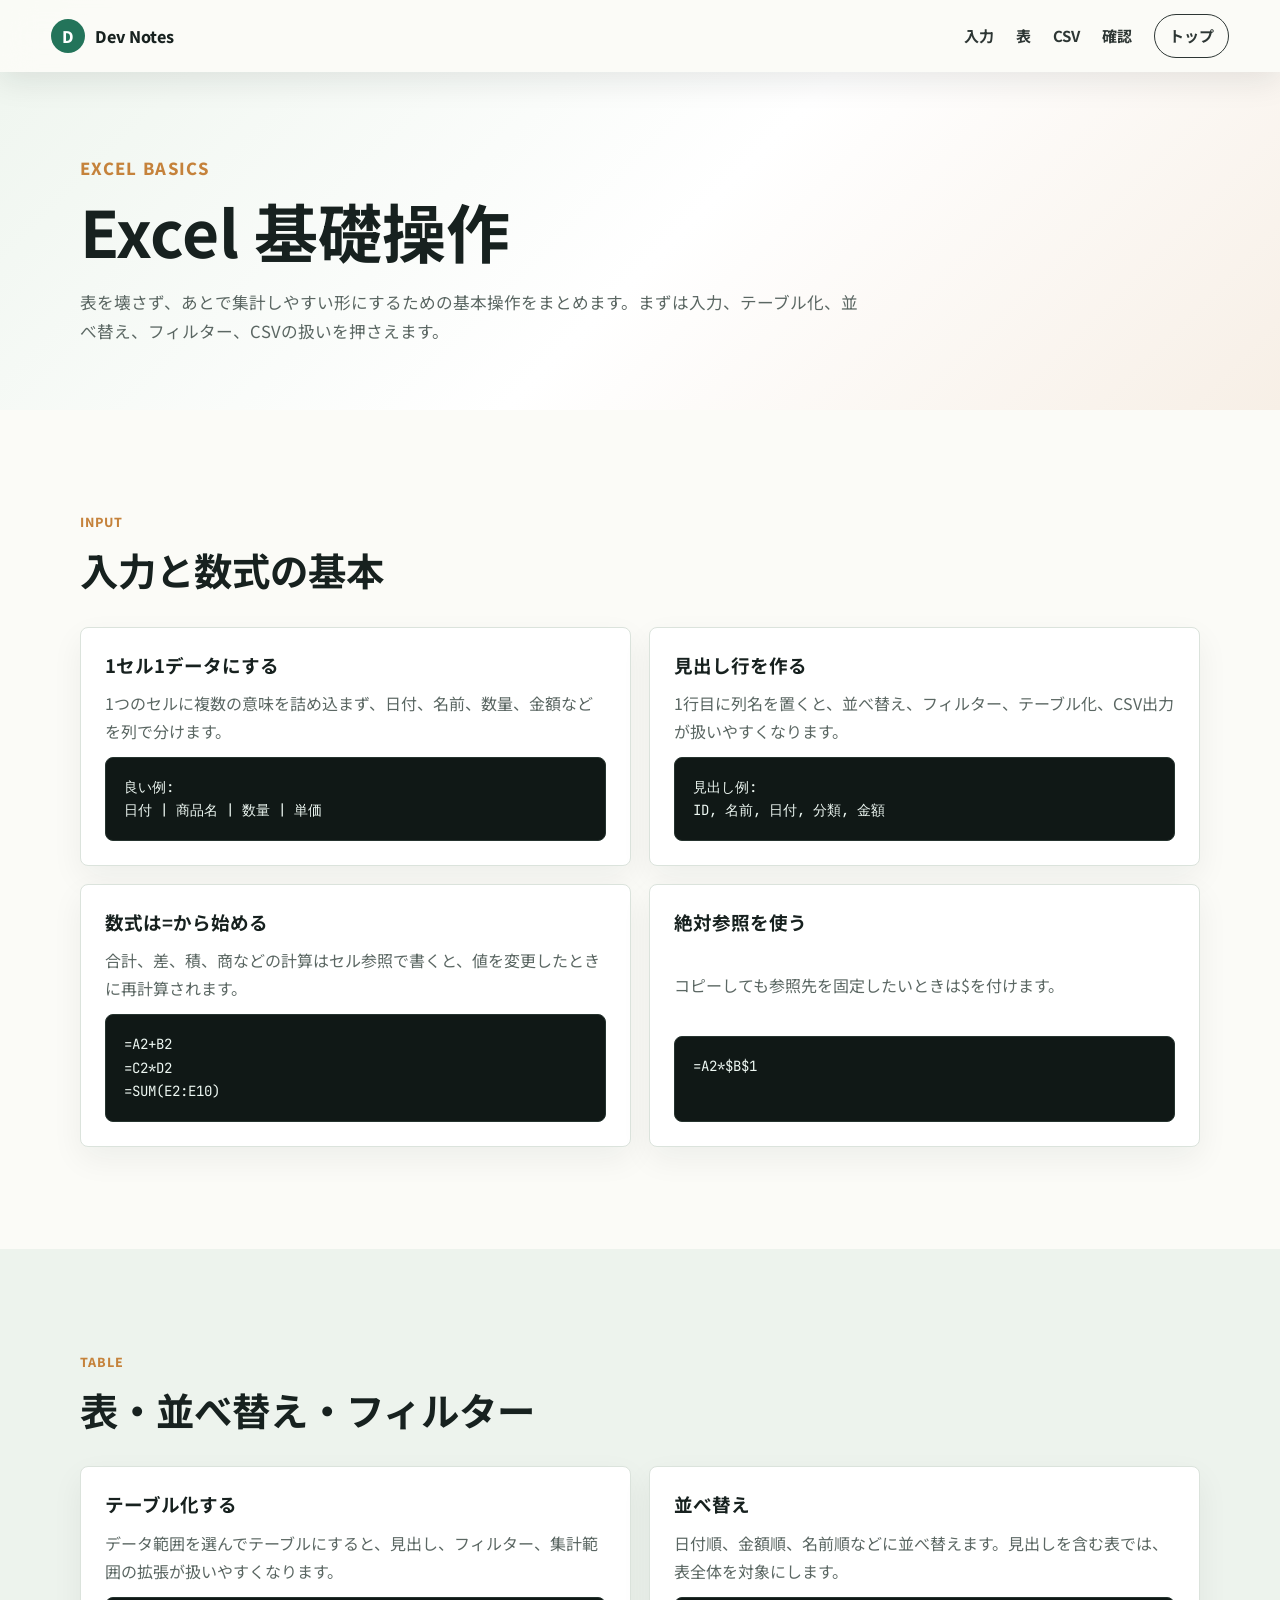
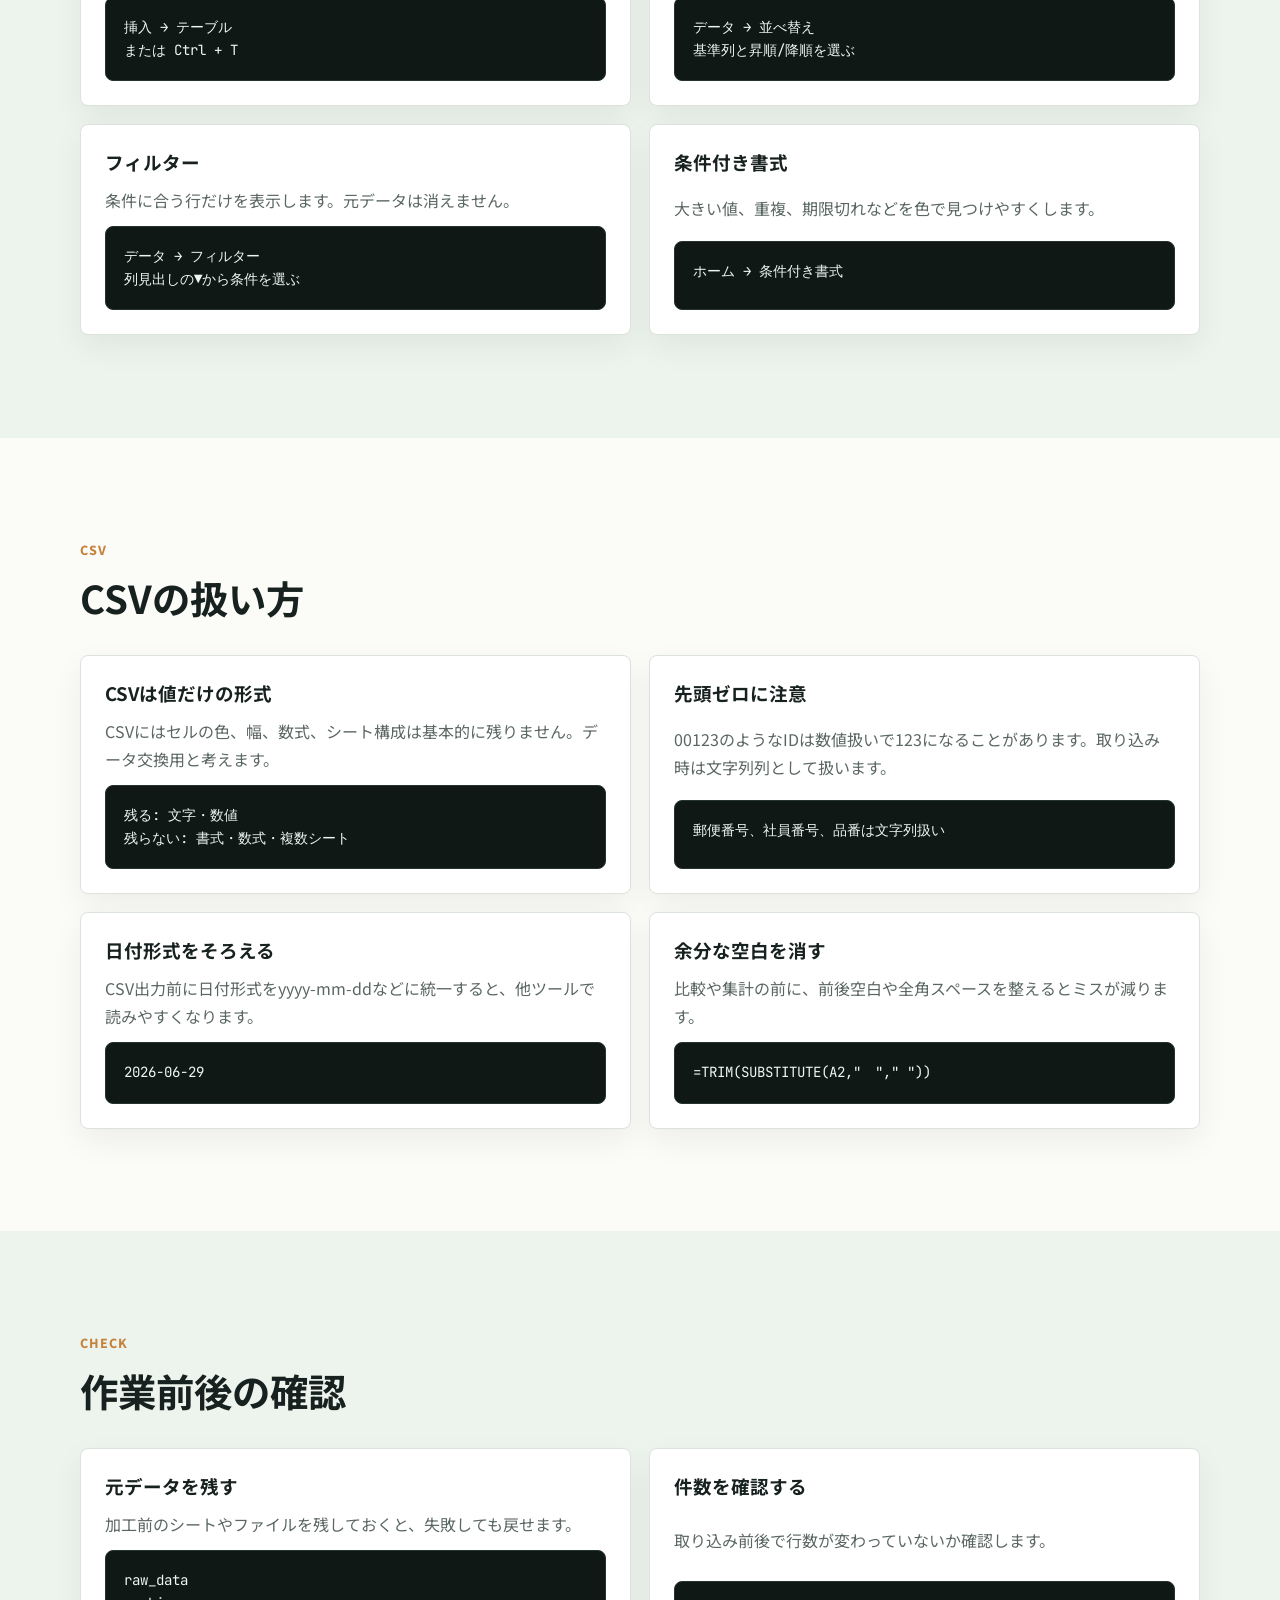
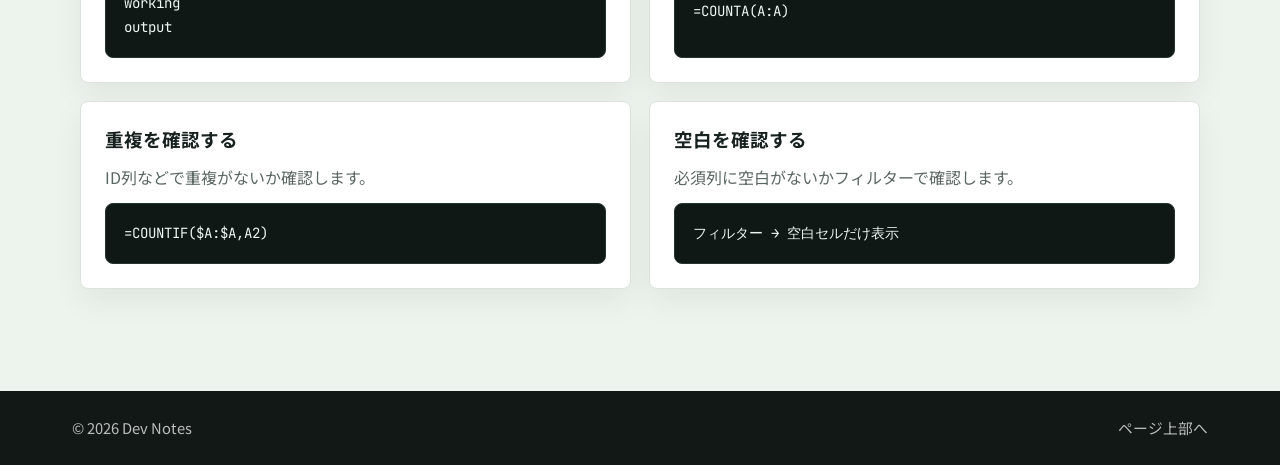
<file: excel-basics.html>
<!doctype html>
<html lang="ja">
  <head>
    <meta charset="utf-8">
    <meta name="viewport" content="width=device-width, initial-scale=1">
    <meta name="description" content="Excelの基礎的な使い方、表の作り方、数式、並べ替え、フィルター、CSVの扱い方をまとめます。">
    <title>Excel 基礎操作 | Dev Notes</title>
    <link rel="icon" href="assets/favicon.svg" type="image/svg+xml">
    <link rel="preconnect" href="https://fonts.googleapis.com">
    <link rel="preconnect" href="https://fonts.gstatic.com" crossorigin>
    <link href="https://fonts.googleapis.com/css2?family=Noto+Sans+JP:wght@400;500;700;800&family=JetBrains+Mono:wght@500;700&display=swap" rel="stylesheet">
    <link rel="stylesheet" href="styles.css">
  </head>
  <body>
    <header class="site-header page-header">
      <a class="brand" href="index.html#top" aria-label="Dev Notes ホーム"><span class="brand-mark">D</span><span>Dev Notes</span></a>
      <nav class="nav" aria-label="主要メニュー"><a href="#input">入力</a><a href="#table">表</a><a href="#csv">CSV</a><a href="#check">確認</a><a class="nav-cta" href="index.html">トップ</a></nav>
      <button class="menu-button" type="button" aria-label="メニューを開く" aria-expanded="false"><span></span><span></span><span></span></button>
    </header>
    <main>
      <section class="page-title" aria-labelledby="page-title"><div class="section-inner"><p class="section-kicker">Excel Basics</p><h1 id="page-title">Excel 基礎操作</h1><p>表を壊さず、あとで集計しやすい形にするための基本操作をまとめます。まずは入力、テーブル化、並べ替え、フィルター、CSVの扱いを押さえます。</p></div></section>
      <section id="input" class="section"><div class="section-inner"><p class="section-kicker">Input</p><h2>入力と数式の基本</h2><div class="snippet-grid">
        <article class="snippet-card"><h3>1セル1データにする</h3><p>1つのセルに複数の意味を詰め込まず、日付、名前、数量、金額などを列で分けます。</p><pre><code>良い例:
日付 | 商品名 | 数量 | 単価</code></pre></article>
        <article class="snippet-card"><h3>見出し行を作る</h3><p>1行目に列名を置くと、並べ替え、フィルター、テーブル化、CSV出力が扱いやすくなります。</p><pre><code>見出し例:
ID, 名前, 日付, 分類, 金額</code></pre></article>
        <article class="snippet-card"><h3>数式は=から始める</h3><p>合計、差、積、商などの計算はセル参照で書くと、値を変更したときに再計算されます。</p><pre><code>=A2+B2
=C2*D2
=SUM(E2:E10)</code></pre></article>
        <article class="snippet-card"><h3>絶対参照を使う</h3><p>コピーしても参照先を固定したいときは$を付けます。</p><pre><code>=A2*$B$1</code></pre></article>
      </div></div></section>
      <section id="table" class="section muted"><div class="section-inner"><p class="section-kicker">Table</p><h2>表・並べ替え・フィルター</h2><div class="snippet-grid">
        <article class="snippet-card"><h3>テーブル化する</h3><p>データ範囲を選んでテーブルにすると、見出し、フィルター、集計範囲の拡張が扱いやすくなります。</p><pre><code>挿入 → テーブル
または Ctrl + T</code></pre></article>
        <article class="snippet-card"><h3>並べ替え</h3><p>日付順、金額順、名前順などに並べ替えます。見出しを含む表では、表全体を対象にします。</p><pre><code>データ → 並べ替え
基準列と昇順/降順を選ぶ</code></pre></article>
        <article class="snippet-card"><h3>フィルター</h3><p>条件に合う行だけを表示します。元データは消えません。</p><pre><code>データ → フィルター
列見出しの▼から条件を選ぶ</code></pre></article>
        <article class="snippet-card"><h3>条件付き書式</h3><p>大きい値、重複、期限切れなどを色で見つけやすくします。</p><pre><code>ホーム → 条件付き書式</code></pre></article>
      </div></div></section>
      <section id="csv" class="section"><div class="section-inner"><p class="section-kicker">CSV</p><h2>CSVの扱い方</h2><div class="snippet-grid">
        <article class="snippet-card"><h3>CSVは値だけの形式</h3><p>CSVにはセルの色、幅、数式、シート構成は基本的に残りません。データ交換用と考えます。</p><pre><code>残る: 文字・数値
残らない: 書式・数式・複数シート</code></pre></article>
        <article class="snippet-card"><h3>先頭ゼロに注意</h3><p>00123のようなIDは数値扱いで123になることがあります。取り込み時は文字列列として扱います。</p><pre><code>郵便番号、社員番号、品番は文字列扱い</code></pre></article>
        <article class="snippet-card"><h3>日付形式をそろえる</h3><p>CSV出力前に日付形式をyyyy-mm-ddなどに統一すると、他ツールで読みやすくなります。</p><pre><code>2026-06-29</code></pre></article>
        <article class="snippet-card"><h3>余分な空白を消す</h3><p>比較や集計の前に、前後空白や全角スペースを整えるとミスが減ります。</p><pre><code>=TRIM(SUBSTITUTE(A2,"　"," "))</code></pre></article>
      </div></div></section>
      <section id="check" class="section muted"><div class="section-inner"><p class="section-kicker">Check</p><h2>作業前後の確認</h2><div class="snippet-grid">
        <article class="snippet-card"><h3>元データを残す</h3><p>加工前のシートやファイルを残しておくと、失敗しても戻せます。</p><pre><code>raw_data
working
output</code></pre></article>
        <article class="snippet-card"><h3>件数を確認する</h3><p>取り込み前後で行数が変わっていないか確認します。</p><pre><code>=COUNTA(A:A)</code></pre></article>
        <article class="snippet-card"><h3>重複を確認する</h3><p>ID列などで重複がないか確認します。</p><pre><code>=COUNTIF($A:$A,A2)</code></pre></article>
        <article class="snippet-card"><h3>空白を確認する</h3><p>必須列に空白がないかフィルターで確認します。</p><pre><code>フィルター → 空白セルだけ表示</code></pre></article>
      </div></div></section>
    </main>
    <footer class="site-footer"><span>&copy; 2026 Dev Notes</span><a href="#top">ページ上部へ</a></footer>
    <script src="script.js"></script>
  </body>
</html>
</file>
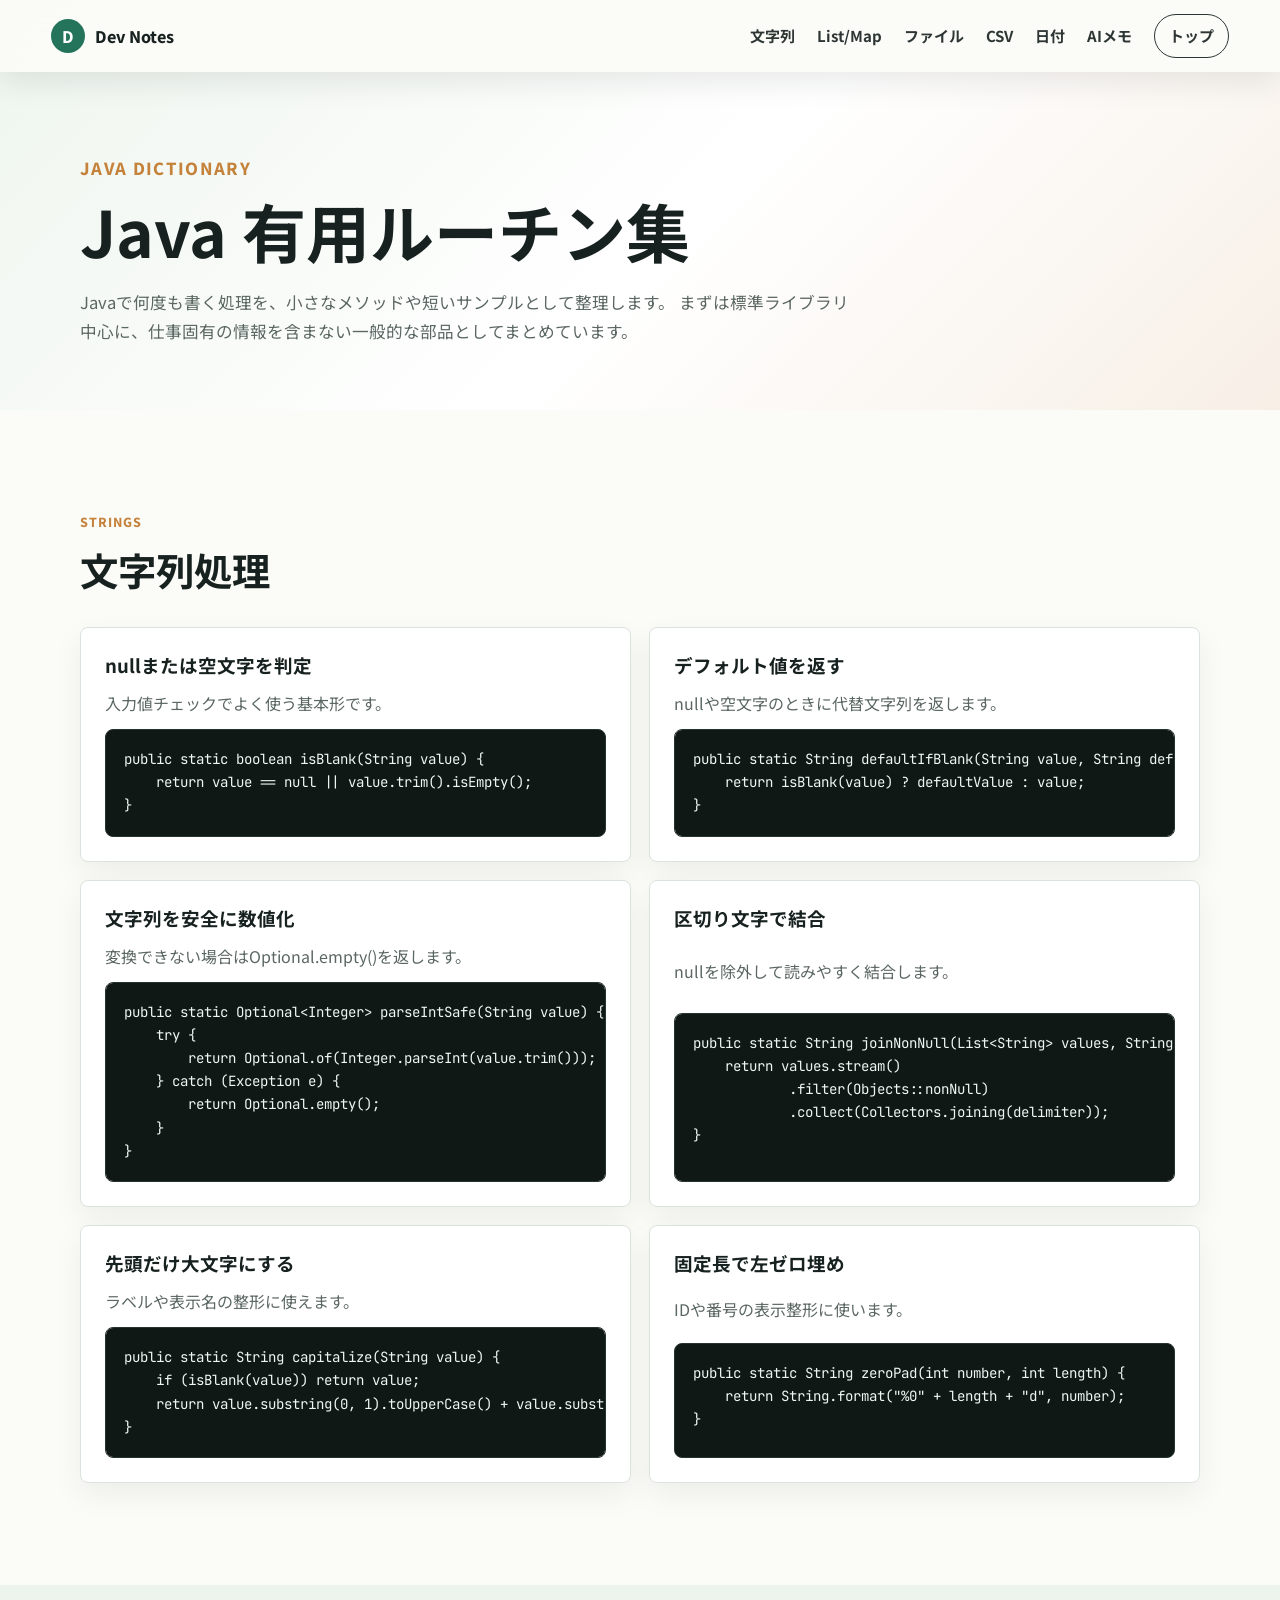
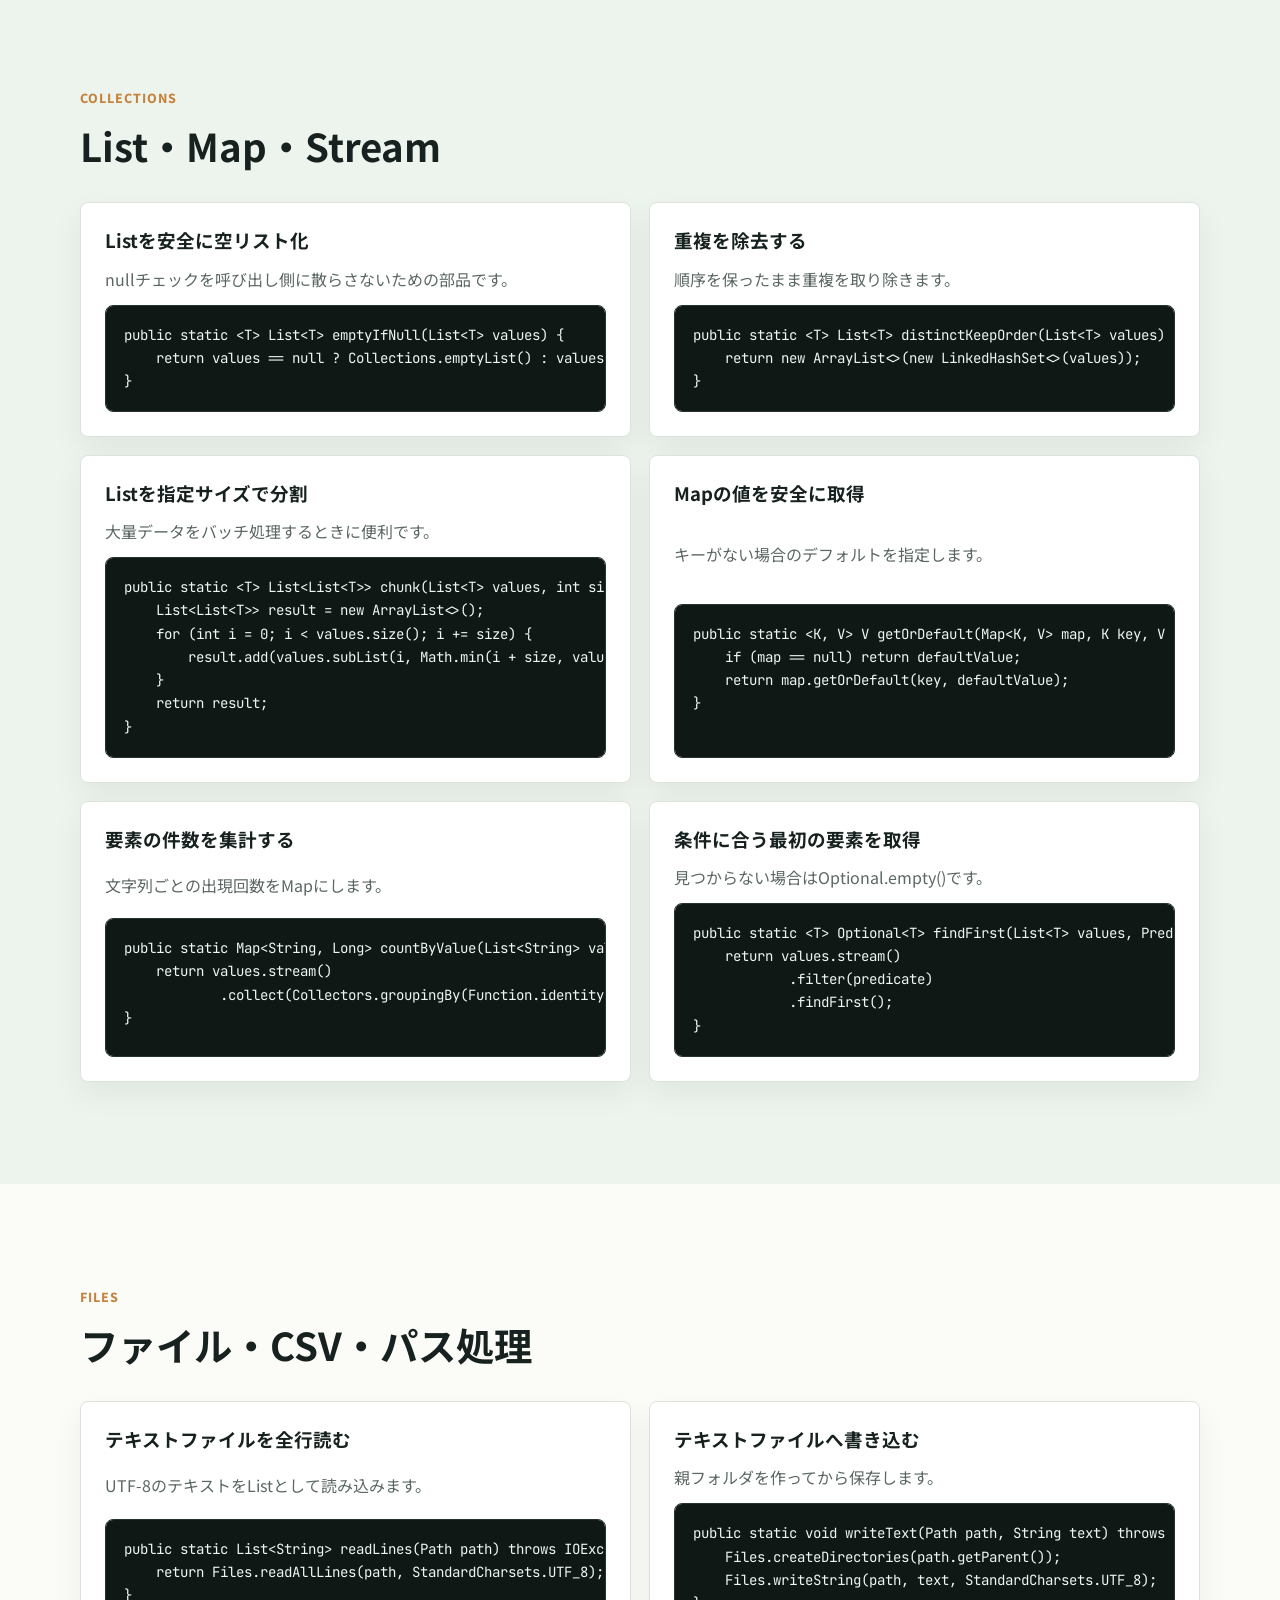
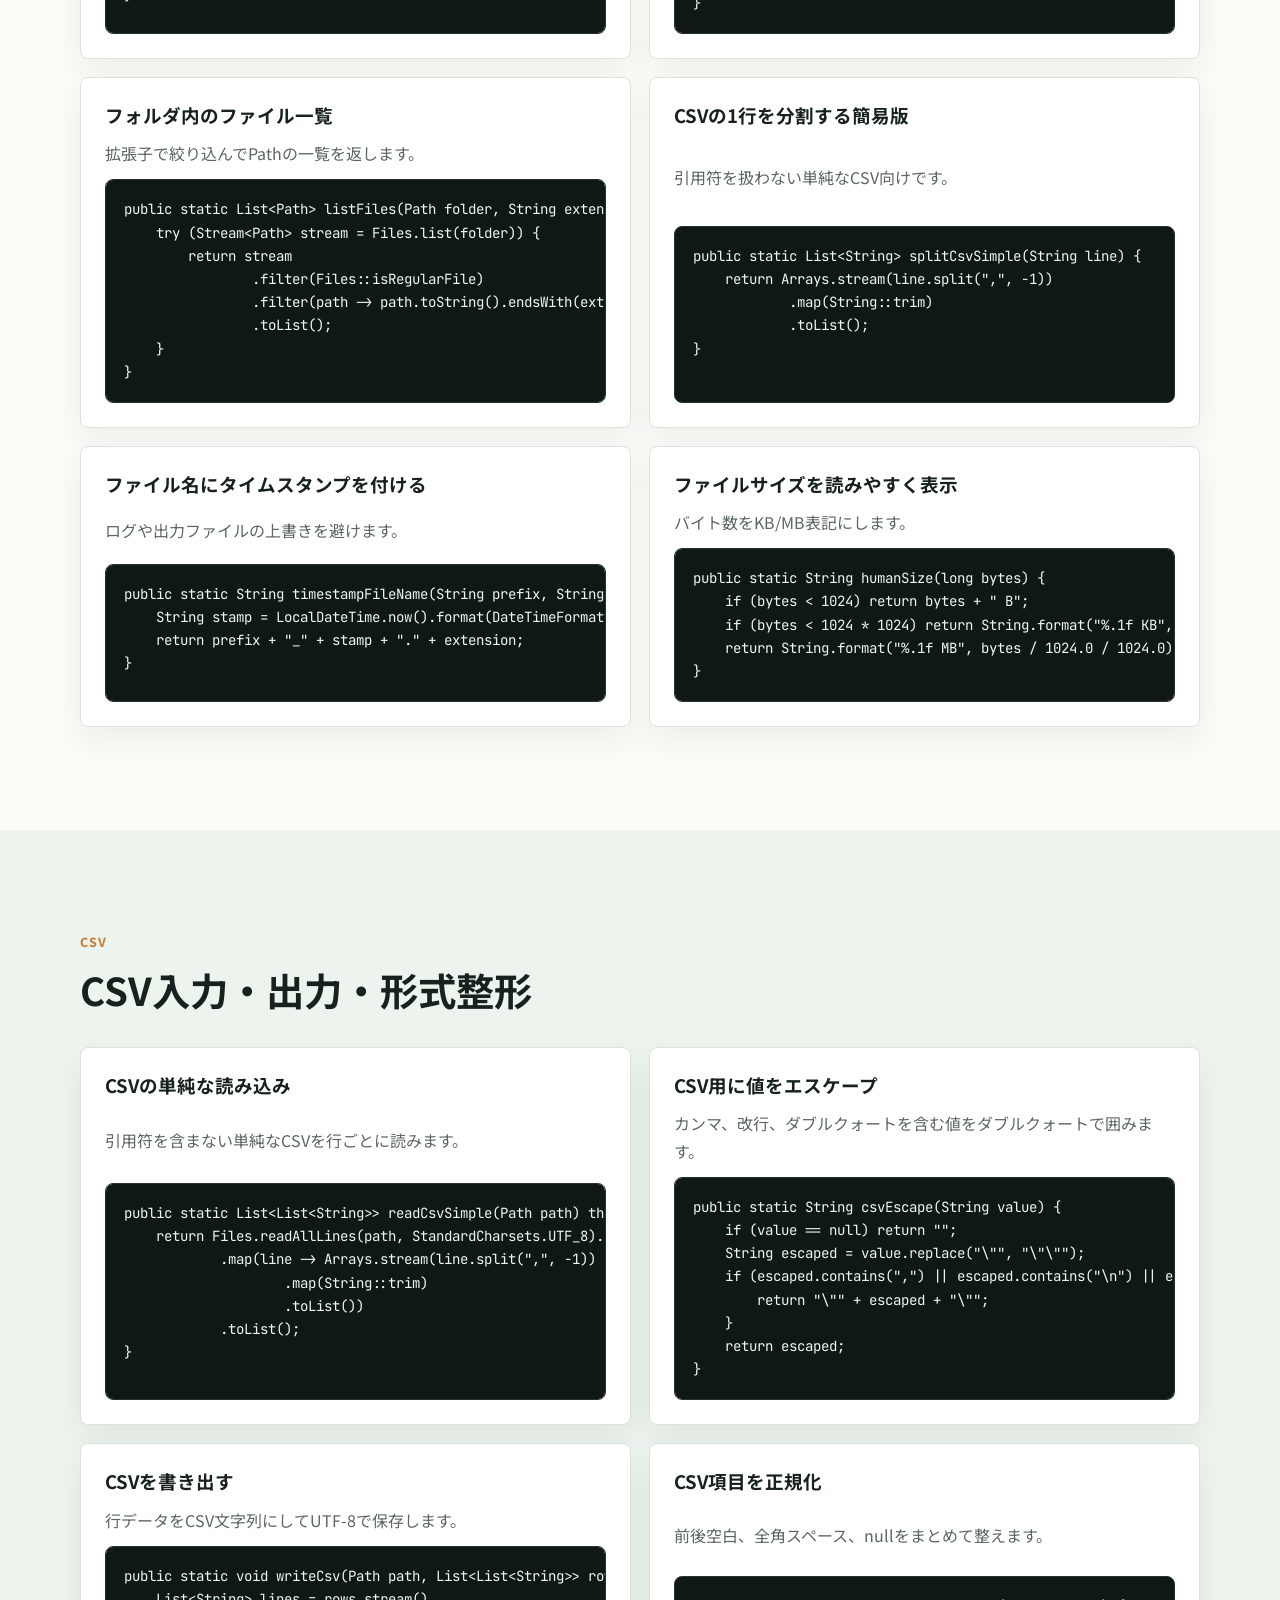
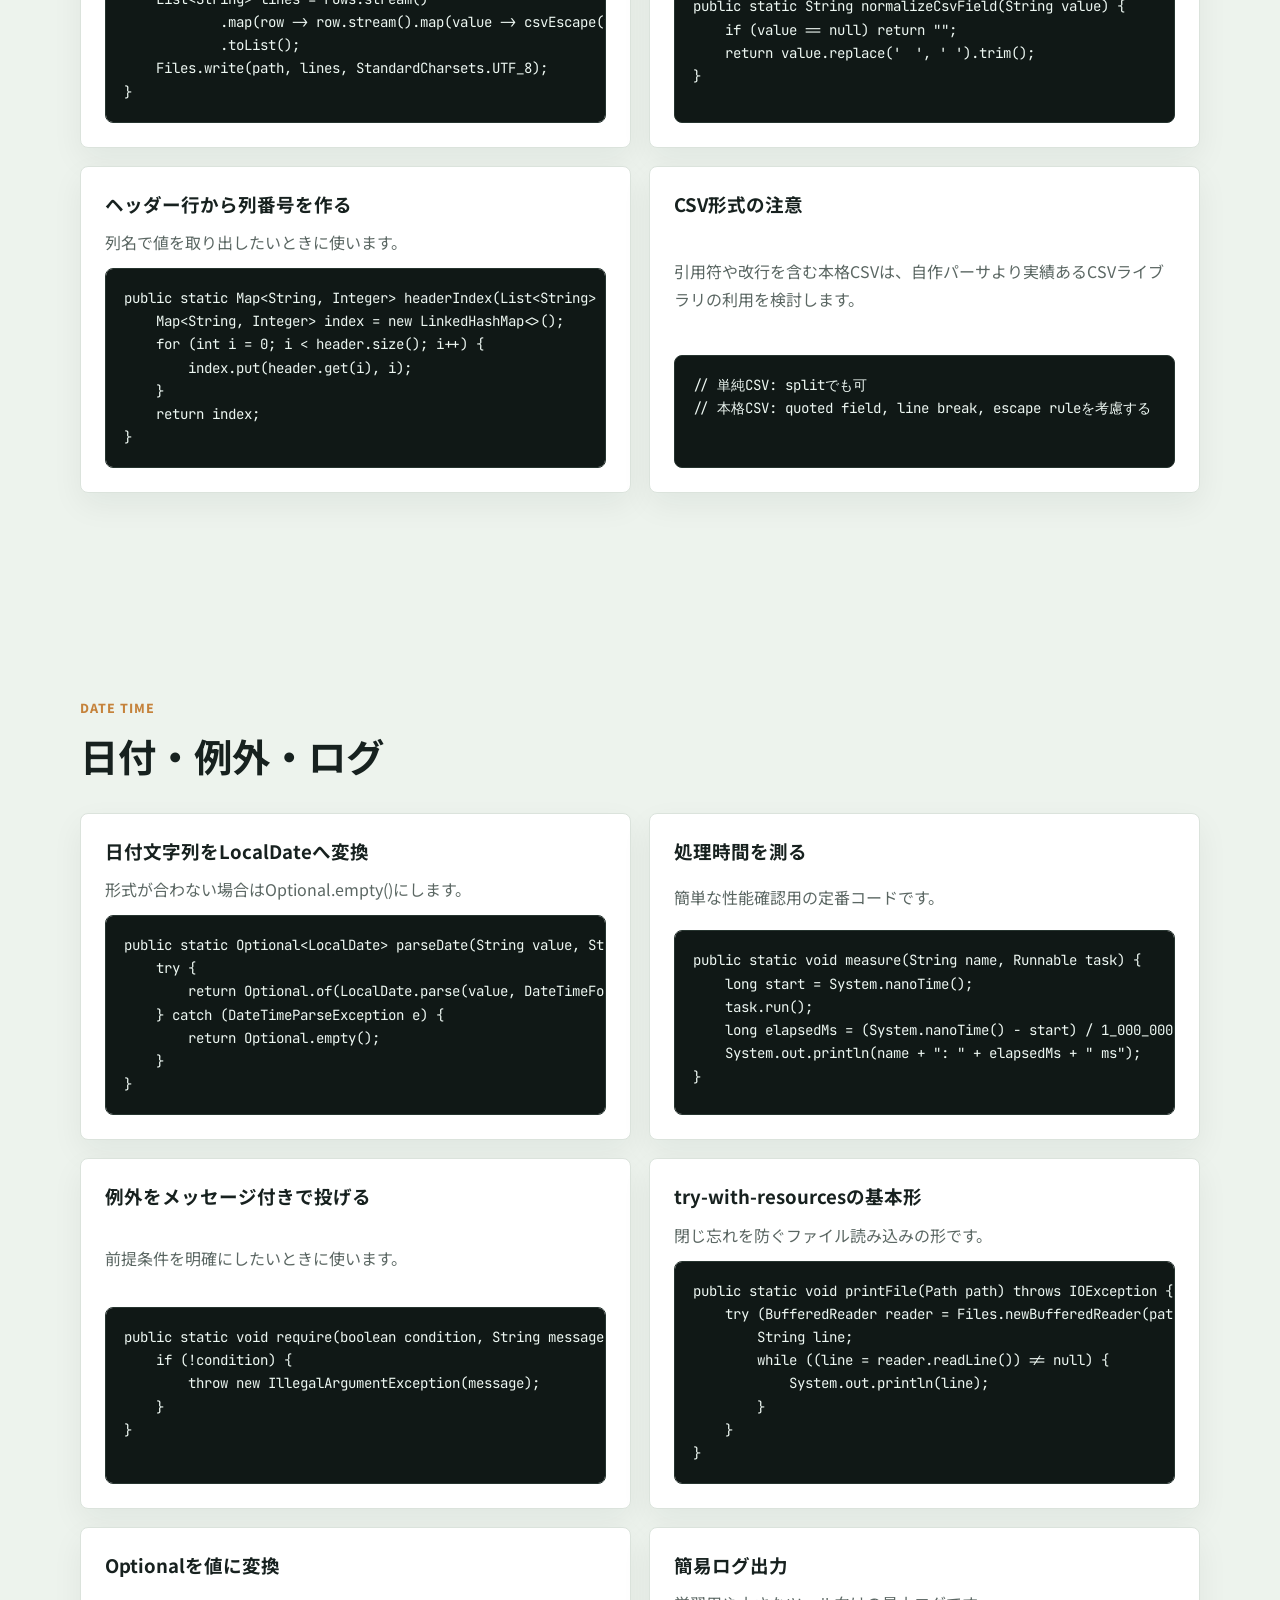
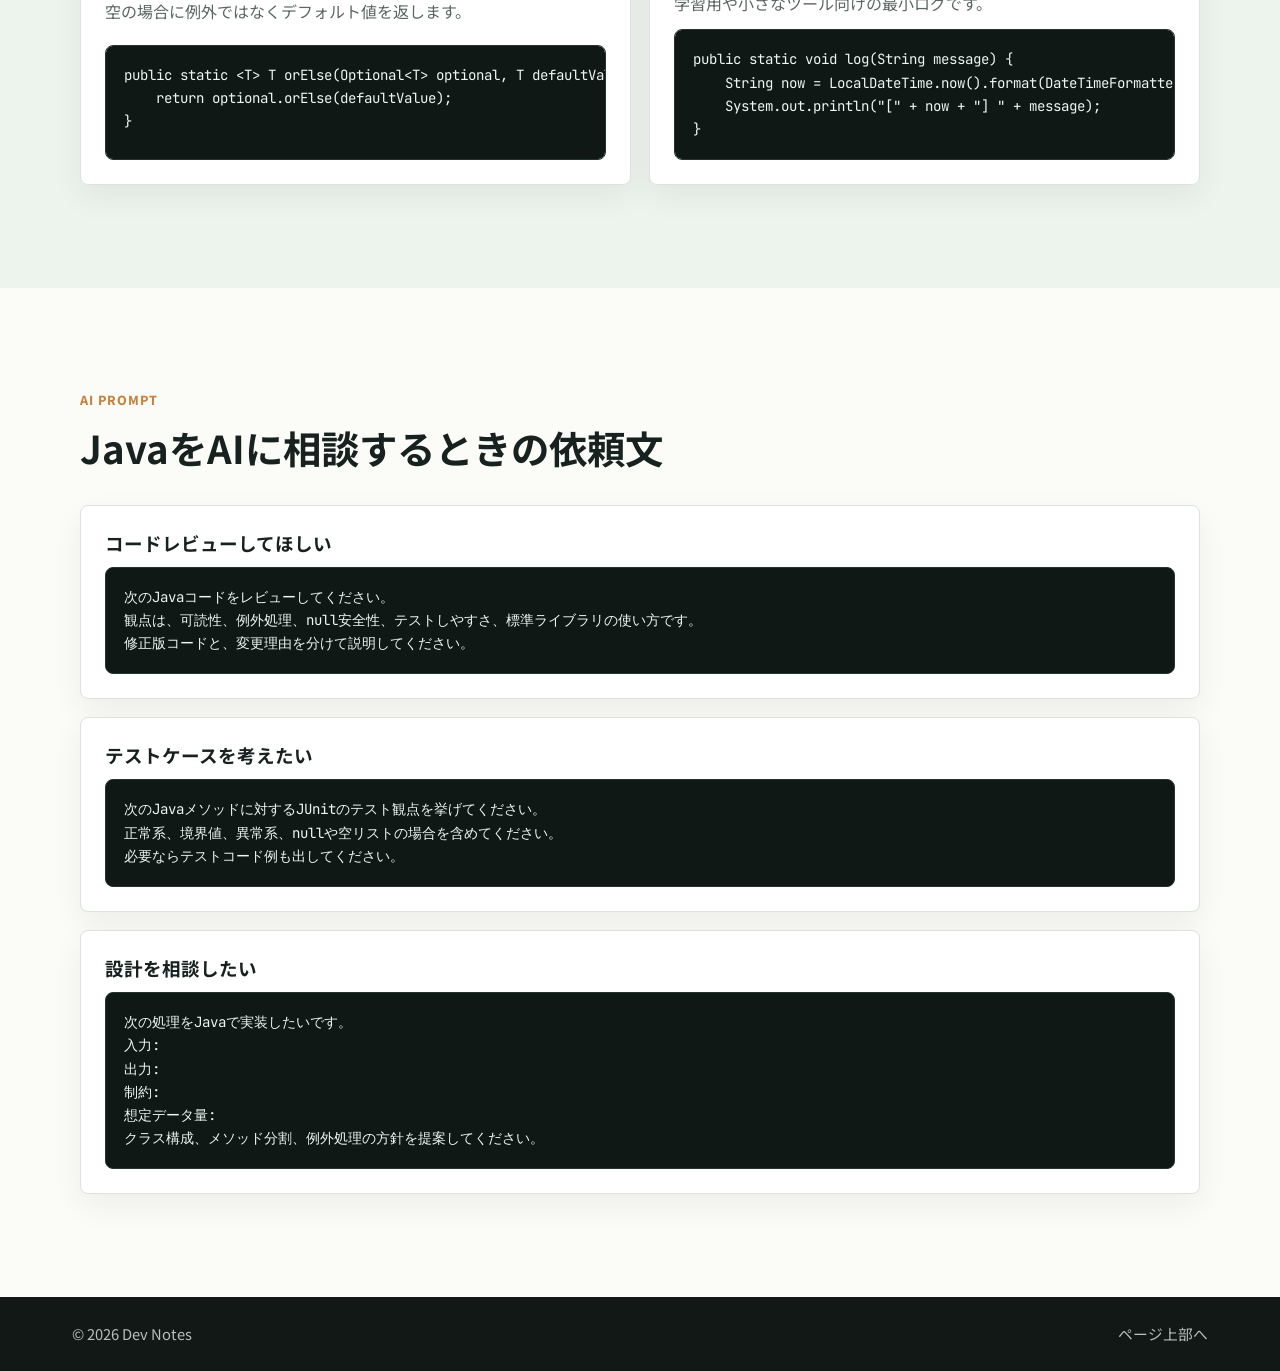
<file: java.html>
<!doctype html>
<html lang="ja">
  <head>
    <meta charset="utf-8">
    <meta name="viewport" content="width=device-width, initial-scale=1">
    <meta name="description" content="Javaでよく使う有用ルーチン、サンプルコード、AI相談プロンプトを逆引き形式でまとめます。">
    <title>Java 有用ルーチン集 | Dev Notes</title>
    <link rel="icon" href="assets/favicon.svg" type="image/svg+xml">
    <link rel="preconnect" href="https://fonts.googleapis.com">
    <link rel="preconnect" href="https://fonts.gstatic.com" crossorigin>
    <link href="https://fonts.googleapis.com/css2?family=Noto+Sans+JP:wght@400;500;700;800&family=JetBrains+Mono:wght@500;700&display=swap" rel="stylesheet">
    <link rel="stylesheet" href="styles.css">
  </head>
  <body>
    <header class="site-header page-header">
      <a class="brand" href="index.html#top" aria-label="Dev Notes ホーム">
        <span class="brand-mark">D</span>
        <span>Dev Notes</span>
      </a>
      <nav class="nav" aria-label="主要メニュー">
        <a href="#strings">文字列</a>
        <a href="#collections">List/Map</a>
        <a href="#files">ファイル</a>
        <a href="#csv">CSV</a>
        <a href="#time">日付</a>
        <a href="#ai">AIメモ</a>
        <a class="nav-cta" href="index.html">トップ</a>
      </nav>
      <button class="menu-button" type="button" aria-label="メニューを開く" aria-expanded="false">
        <span></span>
        <span></span>
        <span></span>
      </button>
    </header>

    <main>
      <section class="page-title" aria-labelledby="page-title">
        <div class="section-inner">
          <p class="section-kicker">Java Dictionary</p>
          <h1 id="page-title">Java 有用ルーチン集</h1>
          <p>
            Javaで何度も書く処理を、小さなメソッドや短いサンプルとして整理します。
            まずは標準ライブラリ中心に、仕事固有の情報を含まない一般的な部品としてまとめています。
          </p>
        </div>
      </section>

      <section id="strings" class="section" aria-labelledby="strings-title">
        <div class="section-inner">
          <p class="section-kicker">Strings</p>
          <h2 id="strings-title">文字列処理</h2>
          <div class="snippet-grid">
            <article class="snippet-card">
              <h3>nullまたは空文字を判定</h3>
              <p>入力値チェックでよく使う基本形です。</p>
              <pre><code>public static boolean isBlank(String value) {
    return value == null || value.trim().isEmpty();
}</code></pre>
            </article>

            <article class="snippet-card">
              <h3>デフォルト値を返す</h3>
              <p>nullや空文字のときに代替文字列を返します。</p>
              <pre><code>public static String defaultIfBlank(String value, String defaultValue) {
    return isBlank(value) ? defaultValue : value;
}</code></pre>
            </article>

            <article class="snippet-card">
              <h3>文字列を安全に数値化</h3>
              <p>変換できない場合はOptional.empty()を返します。</p>
              <pre><code>public static Optional&lt;Integer&gt; parseIntSafe(String value) {
    try {
        return Optional.of(Integer.parseInt(value.trim()));
    } catch (Exception e) {
        return Optional.empty();
    }
}</code></pre>
            </article>

            <article class="snippet-card">
              <h3>区切り文字で結合</h3>
              <p>nullを除外して読みやすく結合します。</p>
              <pre><code>public static String joinNonNull(List&lt;String&gt; values, String delimiter) {
    return values.stream()
            .filter(Objects::nonNull)
            .collect(Collectors.joining(delimiter));
}</code></pre>
            </article>

            <article class="snippet-card">
              <h3>先頭だけ大文字にする</h3>
              <p>ラベルや表示名の整形に使えます。</p>
              <pre><code>public static String capitalize(String value) {
    if (isBlank(value)) return value;
    return value.substring(0, 1).toUpperCase() + value.substring(1);
}</code></pre>
            </article>

            <article class="snippet-card">
              <h3>固定長で左ゼロ埋め</h3>
              <p>IDや番号の表示整形に使います。</p>
              <pre><code>public static String zeroPad(int number, int length) {
    return String.format("%0" + length + "d", number);
}</code></pre>
            </article>
          </div>
        </div>
      </section>

      <section id="collections" class="section muted" aria-labelledby="collections-title">
        <div class="section-inner">
          <p class="section-kicker">Collections</p>
          <h2 id="collections-title">List・Map・Stream</h2>
          <div class="snippet-grid">
            <article class="snippet-card">
              <h3>Listを安全に空リスト化</h3>
              <p>nullチェックを呼び出し側に散らさないための部品です。</p>
              <pre><code>public static &lt;T&gt; List&lt;T&gt; emptyIfNull(List&lt;T&gt; values) {
    return values == null ? Collections.emptyList() : values;
}</code></pre>
            </article>

            <article class="snippet-card">
              <h3>重複を除去する</h3>
              <p>順序を保ったまま重複を取り除きます。</p>
              <pre><code>public static &lt;T&gt; List&lt;T&gt; distinctKeepOrder(List&lt;T&gt; values) {
    return new ArrayList&lt;&gt;(new LinkedHashSet&lt;&gt;(values));
}</code></pre>
            </article>

            <article class="snippet-card">
              <h3>Listを指定サイズで分割</h3>
              <p>大量データをバッチ処理するときに便利です。</p>
              <pre><code>public static &lt;T&gt; List&lt;List&lt;T&gt;&gt; chunk(List&lt;T&gt; values, int size) {
    List&lt;List&lt;T&gt;&gt; result = new ArrayList&lt;&gt;();
    for (int i = 0; i &lt; values.size(); i += size) {
        result.add(values.subList(i, Math.min(i + size, values.size())));
    }
    return result;
}</code></pre>
            </article>

            <article class="snippet-card">
              <h3>Mapの値を安全に取得</h3>
              <p>キーがない場合のデフォルトを指定します。</p>
              <pre><code>public static &lt;K, V&gt; V getOrDefault(Map&lt;K, V&gt; map, K key, V defaultValue) {
    if (map == null) return defaultValue;
    return map.getOrDefault(key, defaultValue);
}</code></pre>
            </article>

            <article class="snippet-card">
              <h3>要素の件数を集計する</h3>
              <p>文字列ごとの出現回数をMapにします。</p>
              <pre><code>public static Map&lt;String, Long&gt; countByValue(List&lt;String&gt; values) {
    return values.stream()
            .collect(Collectors.groupingBy(Function.identity(), LinkedHashMap::new, Collectors.counting()));
}</code></pre>
            </article>

            <article class="snippet-card">
              <h3>条件に合う最初の要素を取得</h3>
              <p>見つからない場合はOptional.empty()です。</p>
              <pre><code>public static &lt;T&gt; Optional&lt;T&gt; findFirst(List&lt;T&gt; values, Predicate&lt;T&gt; predicate) {
    return values.stream()
            .filter(predicate)
            .findFirst();
}</code></pre>
            </article>
          </div>
        </div>
      </section>

      <section id="files" class="section" aria-labelledby="files-title">
        <div class="section-inner">
          <p class="section-kicker">Files</p>
          <h2 id="files-title">ファイル・CSV・パス処理</h2>
          <div class="snippet-grid">
            <article class="snippet-card">
              <h3>テキストファイルを全行読む</h3>
              <p>UTF-8のテキストをListとして読み込みます。</p>
              <pre><code>public static List&lt;String&gt; readLines(Path path) throws IOException {
    return Files.readAllLines(path, StandardCharsets.UTF_8);
}</code></pre>
            </article>

            <article class="snippet-card">
              <h3>テキストファイルへ書き込む</h3>
              <p>親フォルダを作ってから保存します。</p>
              <pre><code>public static void writeText(Path path, String text) throws IOException {
    Files.createDirectories(path.getParent());
    Files.writeString(path, text, StandardCharsets.UTF_8);
}</code></pre>
            </article>

            <article class="snippet-card">
              <h3>フォルダ内のファイル一覧</h3>
              <p>拡張子で絞り込んでPathの一覧を返します。</p>
              <pre><code>public static List&lt;Path&gt; listFiles(Path folder, String extension) throws IOException {
    try (Stream&lt;Path&gt; stream = Files.list(folder)) {
        return stream
                .filter(Files::isRegularFile)
                .filter(path -&gt; path.toString().endsWith(extension))
                .toList();
    }
}</code></pre>
            </article>

            <article class="snippet-card">
              <h3>CSVの1行を分割する簡易版</h3>
              <p>引用符を扱わない単純なCSV向けです。</p>
              <pre><code>public static List&lt;String&gt; splitCsvSimple(String line) {
    return Arrays.stream(line.split(",", -1))
            .map(String::trim)
            .toList();
}</code></pre>
            </article>

            <article class="snippet-card">
              <h3>ファイル名にタイムスタンプを付ける</h3>
              <p>ログや出力ファイルの上書きを避けます。</p>
              <pre><code>public static String timestampFileName(String prefix, String extension) {
    String stamp = LocalDateTime.now().format(DateTimeFormatter.ofPattern("yyyyMMdd_HHmmss"));
    return prefix + "_" + stamp + "." + extension;
}</code></pre>
            </article>

            <article class="snippet-card">
              <h3>ファイルサイズを読みやすく表示</h3>
              <p>バイト数をKB/MB表記にします。</p>
              <pre><code>public static String humanSize(long bytes) {
    if (bytes &lt; 1024) return bytes + " B";
    if (bytes &lt; 1024 * 1024) return String.format("%.1f KB", bytes / 1024.0);
    return String.format("%.1f MB", bytes / 1024.0 / 1024.0);
}</code></pre>
            </article>
          </div>
        </div>
      </section>

      <section id="csv" class="section muted" aria-labelledby="csv-title">
        <div class="section-inner">
          <p class="section-kicker">CSV</p>
          <h2 id="csv-title">CSV入力・出力・形式整形</h2>
          <div class="snippet-grid">
            <article class="snippet-card">
              <h3>CSVの単純な読み込み</h3>
              <p>引用符を含まない単純なCSVを行ごとに読みます。</p>
              <pre><code>public static List&lt;List&lt;String&gt;&gt; readCsvSimple(Path path) throws IOException {
    return Files.readAllLines(path, StandardCharsets.UTF_8).stream()
            .map(line -&gt; Arrays.stream(line.split(",", -1))
                    .map(String::trim)
                    .toList())
            .toList();
}</code></pre>
            </article>
            <article class="snippet-card">
              <h3>CSV用に値をエスケープ</h3>
              <p>カンマ、改行、ダブルクォートを含む値をダブルクォートで囲みます。</p>
              <pre><code>public static String csvEscape(String value) {
    if (value == null) return "";
    String escaped = value.replace("\"", "\"\"");
    if (escaped.contains(",") || escaped.contains("\n") || escaped.contains("\"")) {
        return "\"" + escaped + "\"";
    }
    return escaped;
}</code></pre>
            </article>
            <article class="snippet-card">
              <h3>CSVを書き出す</h3>
              <p>行データをCSV文字列にしてUTF-8で保存します。</p>
              <pre><code>public static void writeCsv(Path path, List&lt;List&lt;String&gt;&gt; rows) throws IOException {
    List&lt;String&gt; lines = rows.stream()
            .map(row -&gt; row.stream().map(value -&gt; csvEscape(value)).collect(Collectors.joining(",")))
            .toList();
    Files.write(path, lines, StandardCharsets.UTF_8);
}</code></pre>
            </article>
            <article class="snippet-card">
              <h3>CSV項目を正規化</h3>
              <p>前後空白、全角スペース、nullをまとめて整えます。</p>
              <pre><code>public static String normalizeCsvField(String value) {
    if (value == null) return "";
    return value.replace('　', ' ').trim();
}</code></pre>
            </article>
            <article class="snippet-card">
              <h3>ヘッダー行から列番号を作る</h3>
              <p>列名で値を取り出したいときに使います。</p>
              <pre><code>public static Map&lt;String, Integer&gt; headerIndex(List&lt;String&gt; header) {
    Map&lt;String, Integer&gt; index = new LinkedHashMap&lt;&gt;();
    for (int i = 0; i &lt; header.size(); i++) {
        index.put(header.get(i), i);
    }
    return index;
}</code></pre>
            </article>
            <article class="snippet-card">
              <h3>CSV形式の注意</h3>
              <p>引用符や改行を含む本格CSVは、自作パーサより実績あるCSVライブラリの利用を検討します。</p>
              <pre><code>// 単純CSV: splitでも可
// 本格CSV: quoted field, line break, escape ruleを考慮する</code></pre>
            </article>
          </div>
        </div>
      </section>

      <section id="time" class="section muted" aria-labelledby="time-title">
        <div class="section-inner">
          <p class="section-kicker">Date Time</p>
          <h2 id="time-title">日付・例外・ログ</h2>
          <div class="snippet-grid">
            <article class="snippet-card">
              <h3>日付文字列をLocalDateへ変換</h3>
              <p>形式が合わない場合はOptional.empty()にします。</p>
              <pre><code>public static Optional&lt;LocalDate&gt; parseDate(String value, String pattern) {
    try {
        return Optional.of(LocalDate.parse(value, DateTimeFormatter.ofPattern(pattern)));
    } catch (DateTimeParseException e) {
        return Optional.empty();
    }
}</code></pre>
            </article>

            <article class="snippet-card">
              <h3>処理時間を測る</h3>
              <p>簡単な性能確認用の定番コードです。</p>
              <pre><code>public static void measure(String name, Runnable task) {
    long start = System.nanoTime();
    task.run();
    long elapsedMs = (System.nanoTime() - start) / 1_000_000;
    System.out.println(name + ": " + elapsedMs + " ms");
}</code></pre>
            </article>

            <article class="snippet-card">
              <h3>例外をメッセージ付きで投げる</h3>
              <p>前提条件を明確にしたいときに使います。</p>
              <pre><code>public static void require(boolean condition, String message) {
    if (!condition) {
        throw new IllegalArgumentException(message);
    }
}</code></pre>
            </article>

            <article class="snippet-card">
              <h3>try-with-resourcesの基本形</h3>
              <p>閉じ忘れを防ぐファイル読み込みの形です。</p>
              <pre><code>public static void printFile(Path path) throws IOException {
    try (BufferedReader reader = Files.newBufferedReader(path, StandardCharsets.UTF_8)) {
        String line;
        while ((line = reader.readLine()) != null) {
            System.out.println(line);
        }
    }
}</code></pre>
            </article>

            <article class="snippet-card">
              <h3>Optionalを値に変換</h3>
              <p>空の場合に例外ではなくデフォルト値を返します。</p>
              <pre><code>public static &lt;T&gt; T orElse(Optional&lt;T&gt; optional, T defaultValue) {
    return optional.orElse(defaultValue);
}</code></pre>
            </article>

            <article class="snippet-card">
              <h3>簡易ログ出力</h3>
              <p>学習用や小さなツール向けの最小ログです。</p>
              <pre><code>public static void log(String message) {
    String now = LocalDateTime.now().format(DateTimeFormatter.ISO_LOCAL_DATE_TIME);
    System.out.println("[" + now + "] " + message);
}</code></pre>
            </article>
          </div>
        </div>
      </section>

      <section id="ai" class="section" aria-labelledby="ai-title">
        <div class="section-inner">
          <p class="section-kicker">AI Prompt</p>
          <h2 id="ai-title">JavaをAIに相談するときの依頼文</h2>
          <div class="prompt-list">
            <article>
              <h3>コードレビューしてほしい</h3>
              <pre><code>次のJavaコードをレビューしてください。
観点は、可読性、例外処理、null安全性、テストしやすさ、標準ライブラリの使い方です。
修正版コードと、変更理由を分けて説明してください。</code></pre>
            </article>
            <article>
              <h3>テストケースを考えたい</h3>
              <pre><code>次のJavaメソッドに対するJUnitのテスト観点を挙げてください。
正常系、境界値、異常系、nullや空リストの場合を含めてください。
必要ならテストコード例も出してください。</code></pre>
            </article>
            <article>
              <h3>設計を相談したい</h3>
              <pre><code>次の処理をJavaで実装したいです。
入力:
出力:
制約:
想定データ量:
クラス構成、メソッド分割、例外処理の方針を提案してください。</code></pre>
            </article>
          </div>
        </div>
      </section>
    </main>

    <footer class="site-footer">
      <span>&copy; 2026 Dev Notes</span>
      <a href="#top">ページ上部へ</a>
    </footer>

    <script src="script.js"></script>
  </body>
</html>
</file>
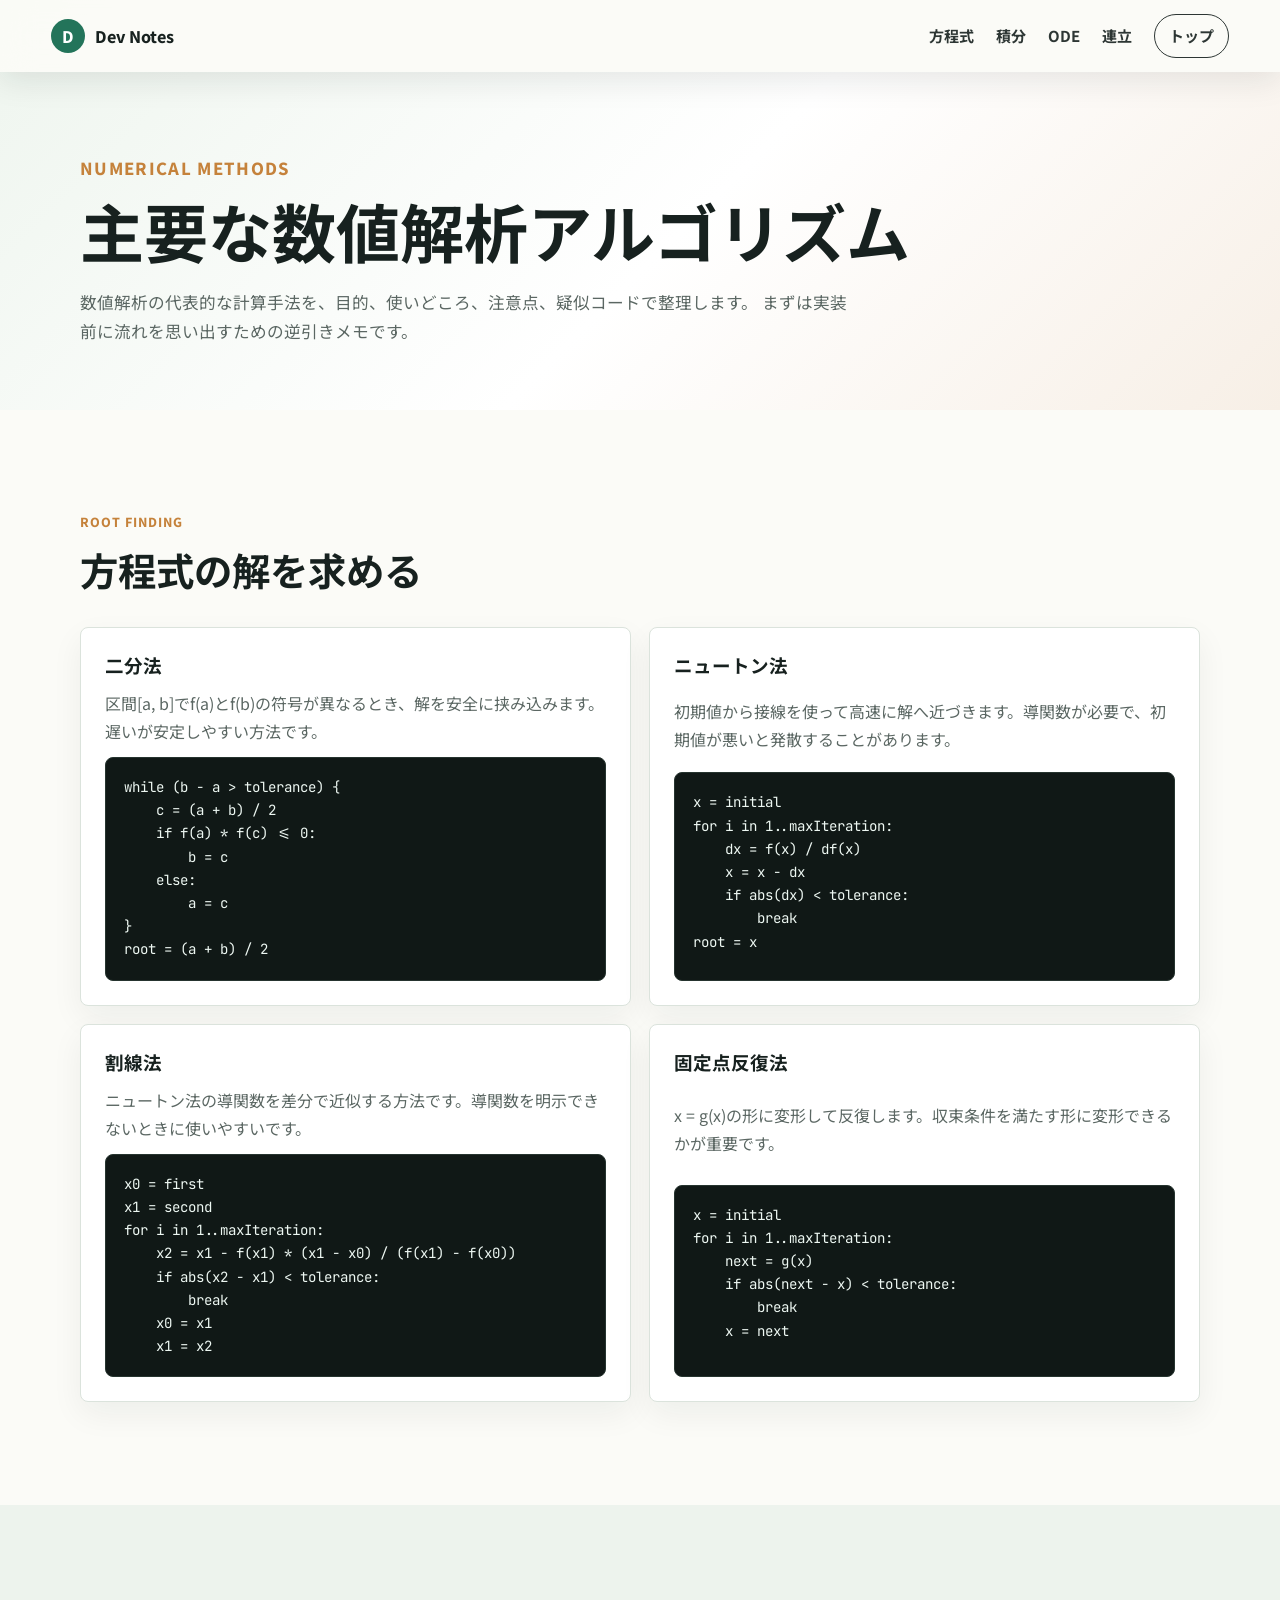
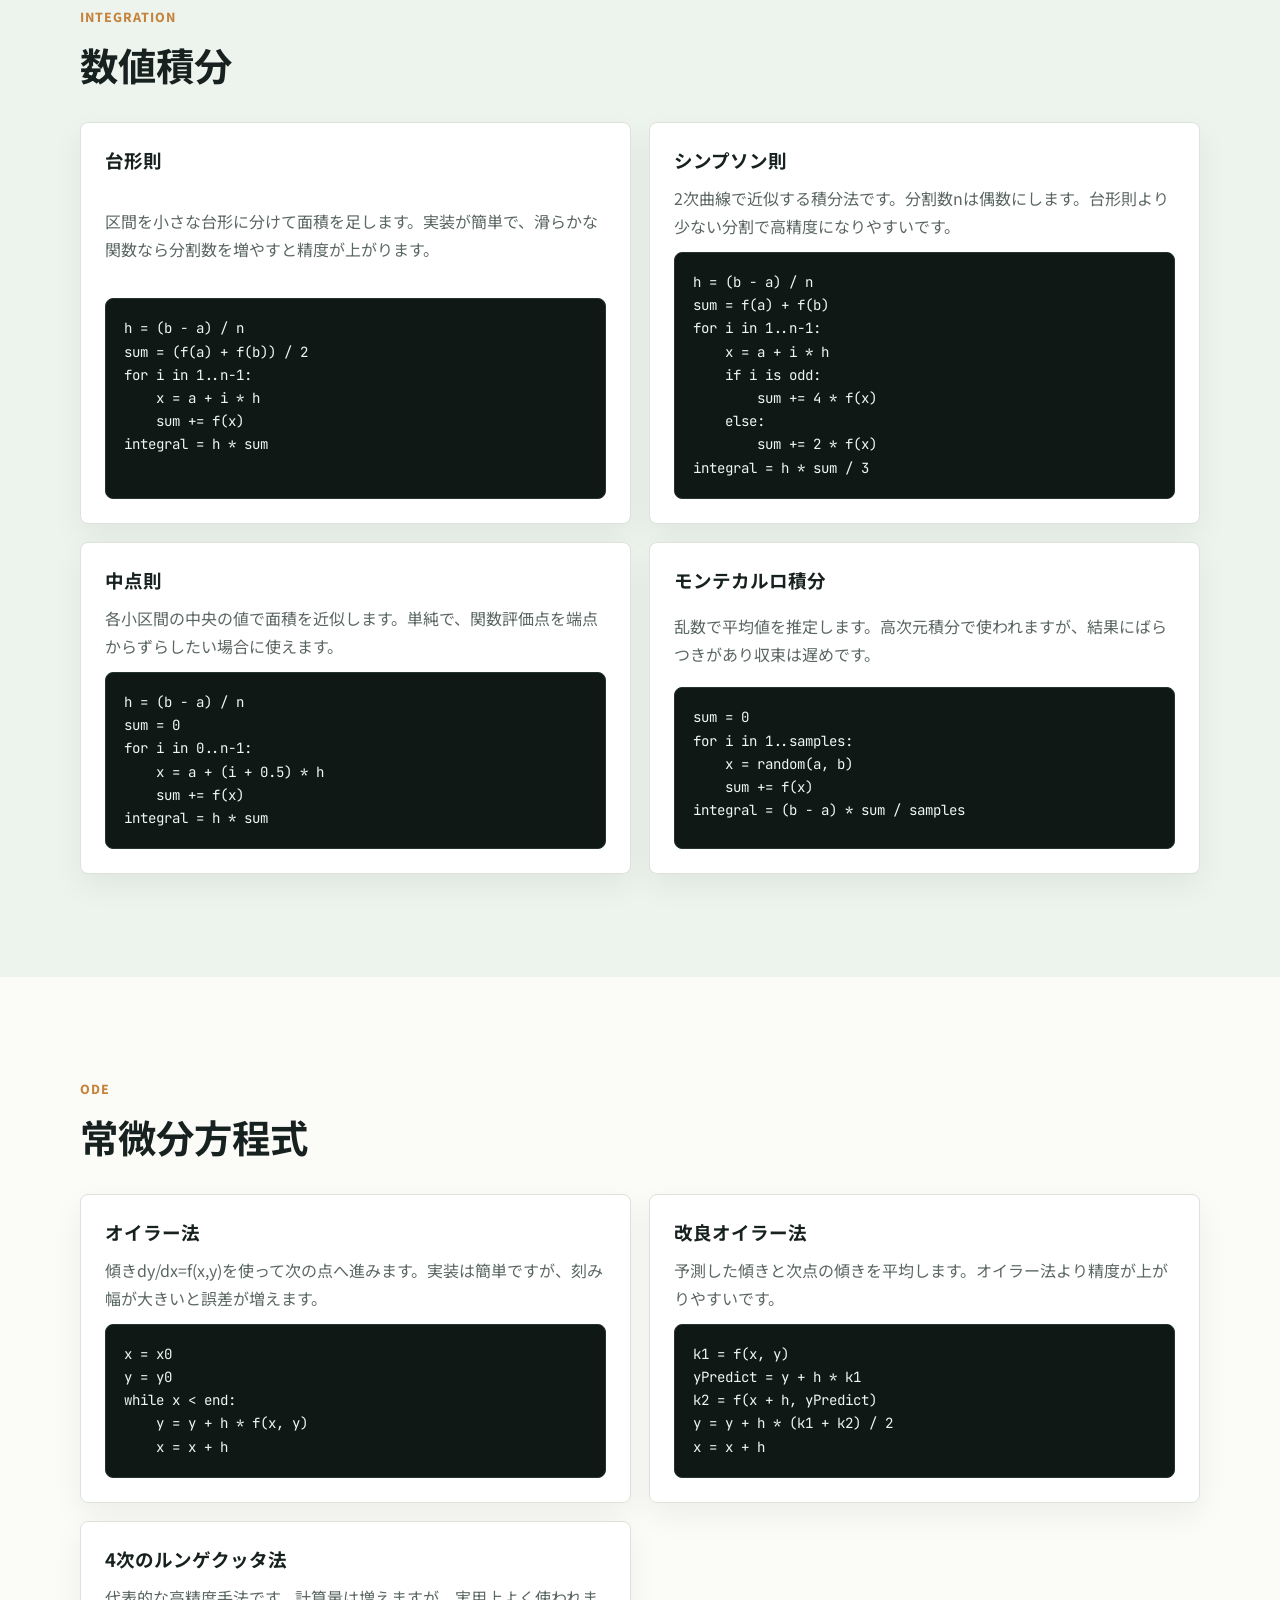
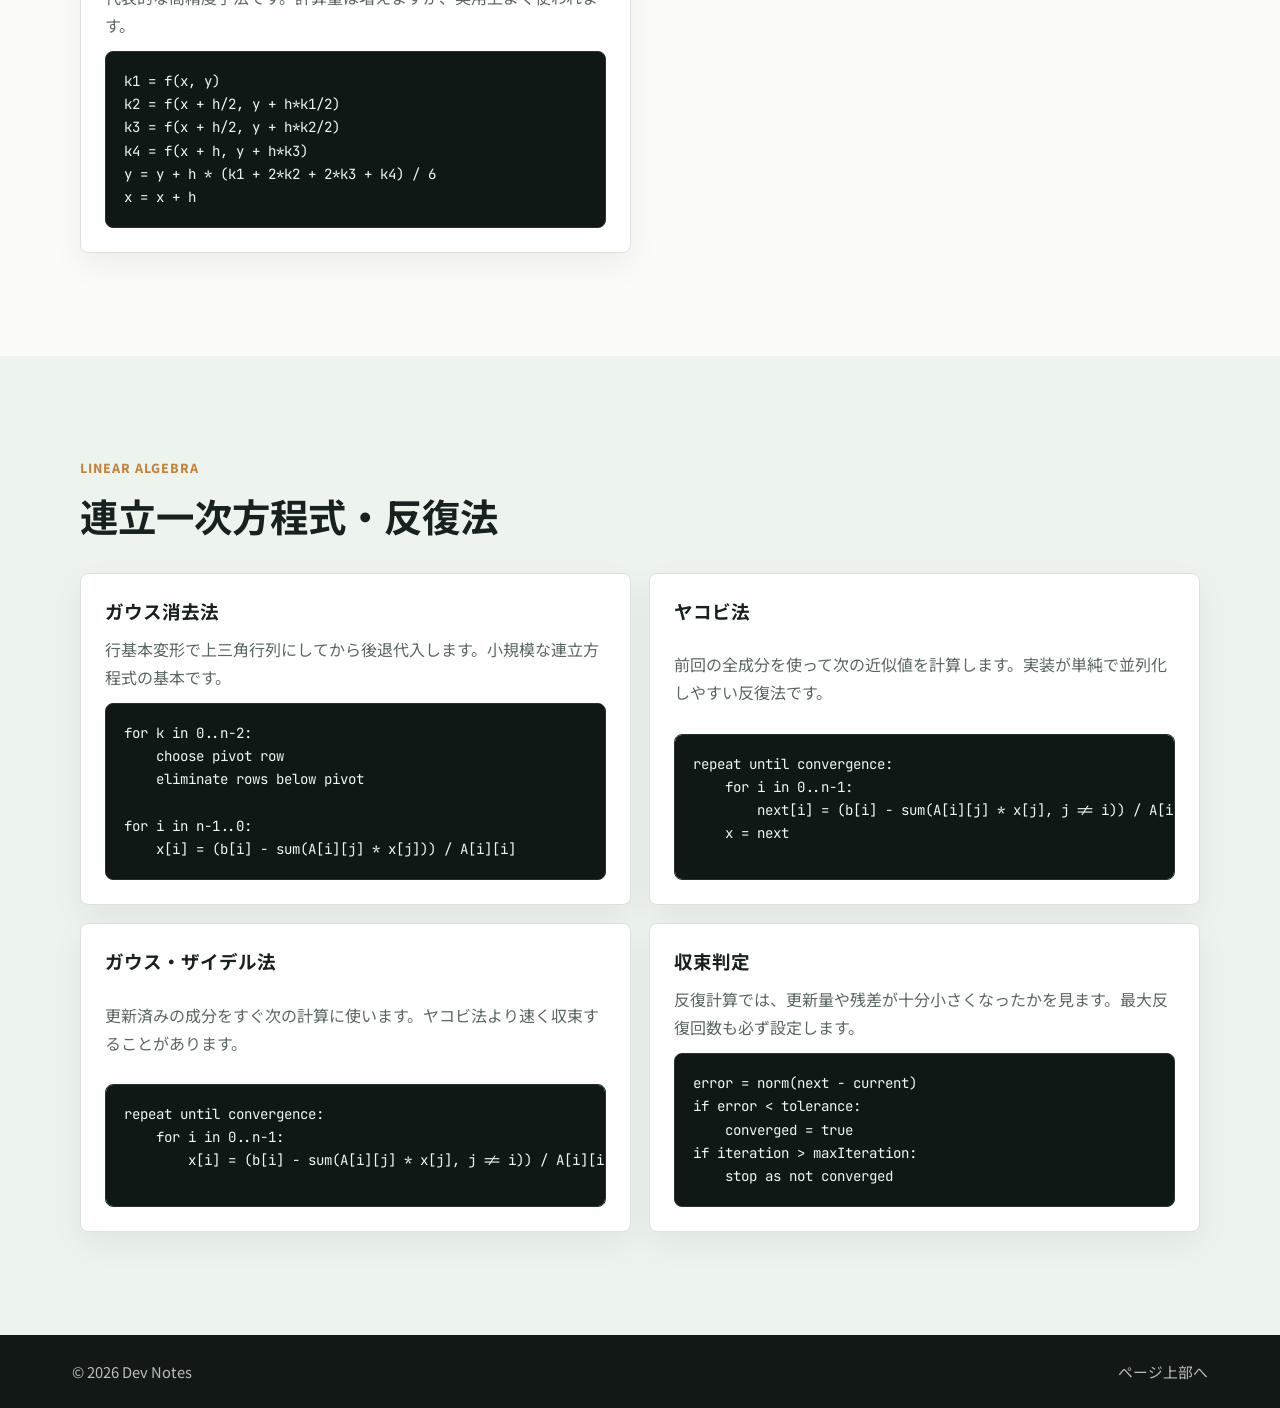
<file: numerical.html>
<!doctype html>
<html lang="ja">
  <head>
    <meta charset="utf-8">
    <meta name="viewport" content="width=device-width, initial-scale=1">
    <meta name="description" content="ニュートン法、二分法、数値積分、オイラー法など主要な数値解析アルゴリズムをまとめます。">
    <title>主要な数値解析アルゴリズム | Dev Notes</title>
    <link rel="icon" href="assets/favicon.svg" type="image/svg+xml">
    <link rel="preconnect" href="https://fonts.googleapis.com">
    <link rel="preconnect" href="https://fonts.gstatic.com" crossorigin>
    <link href="https://fonts.googleapis.com/css2?family=Noto+Sans+JP:wght@400;500;700;800&family=JetBrains+Mono:wght@500;700&display=swap" rel="stylesheet">
    <link rel="stylesheet" href="styles.css">
  </head>
  <body>
    <header class="site-header page-header">
      <a class="brand" href="index.html#top" aria-label="Dev Notes ホーム">
        <span class="brand-mark">D</span>
        <span>Dev Notes</span>
      </a>
      <nav class="nav" aria-label="主要メニュー">
        <a href="#roots">方程式</a>
        <a href="#integral">積分</a>
        <a href="#ode">ODE</a>
        <a href="#linear">連立</a>
        <a class="nav-cta" href="index.html">トップ</a>
      </nav>
      <button class="menu-button" type="button" aria-label="メニューを開く" aria-expanded="false">
        <span></span>
        <span></span>
        <span></span>
      </button>
    </header>

    <main>
      <section class="page-title" aria-labelledby="page-title">
        <div class="section-inner">
          <p class="section-kicker">Numerical Methods</p>
          <h1 id="page-title">主要な数値解析アルゴリズム</h1>
          <p>
            数値解析の代表的な計算手法を、目的、使いどころ、注意点、疑似コードで整理します。
            まずは実装前に流れを思い出すための逆引きメモです。
          </p>
        </div>
      </section>

      <section id="roots" class="section" aria-labelledby="roots-title">
        <div class="section-inner">
          <p class="section-kicker">Root Finding</p>
          <h2 id="roots-title">方程式の解を求める</h2>
          <div class="snippet-grid">
            <article class="snippet-card">
              <h3>二分法</h3>
              <p>区間[a, b]でf(a)とf(b)の符号が異なるとき、解を安全に挟み込みます。遅いが安定しやすい方法です。</p>
              <pre><code>while (b - a &gt; tolerance) {
    c = (a + b) / 2
    if f(a) * f(c) &lt;= 0:
        b = c
    else:
        a = c
}
root = (a + b) / 2</code></pre>
            </article>
            <article class="snippet-card">
              <h3>ニュートン法</h3>
              <p>初期値から接線を使って高速に解へ近づきます。導関数が必要で、初期値が悪いと発散することがあります。</p>
              <pre><code>x = initial
for i in 1..maxIteration:
    dx = f(x) / df(x)
    x = x - dx
    if abs(dx) &lt; tolerance:
        break
root = x</code></pre>
            </article>
            <article class="snippet-card">
              <h3>割線法</h3>
              <p>ニュートン法の導関数を差分で近似する方法です。導関数を明示できないときに使いやすいです。</p>
              <pre><code>x0 = first
x1 = second
for i in 1..maxIteration:
    x2 = x1 - f(x1) * (x1 - x0) / (f(x1) - f(x0))
    if abs(x2 - x1) &lt; tolerance:
        break
    x0 = x1
    x1 = x2</code></pre>
            </article>
            <article class="snippet-card">
              <h3>固定点反復法</h3>
              <p>x = g(x)の形に変形して反復します。収束条件を満たす形に変形できるかが重要です。</p>
              <pre><code>x = initial
for i in 1..maxIteration:
    next = g(x)
    if abs(next - x) &lt; tolerance:
        break
    x = next</code></pre>
            </article>
          </div>
        </div>
      </section>

      <section id="integral" class="section muted" aria-labelledby="integral-title">
        <div class="section-inner">
          <p class="section-kicker">Integration</p>
          <h2 id="integral-title">数値積分</h2>
          <div class="snippet-grid">
            <article class="snippet-card">
              <h3>台形則</h3>
              <p>区間を小さな台形に分けて面積を足します。実装が簡単で、滑らかな関数なら分割数を増やすと精度が上がります。</p>
              <pre><code>h = (b - a) / n
sum = (f(a) + f(b)) / 2
for i in 1..n-1:
    x = a + i * h
    sum += f(x)
integral = h * sum</code></pre>
            </article>
            <article class="snippet-card">
              <h3>シンプソン則</h3>
              <p>2次曲線で近似する積分法です。分割数nは偶数にします。台形則より少ない分割で高精度になりやすいです。</p>
              <pre><code>h = (b - a) / n
sum = f(a) + f(b)
for i in 1..n-1:
    x = a + i * h
    if i is odd:
        sum += 4 * f(x)
    else:
        sum += 2 * f(x)
integral = h * sum / 3</code></pre>
            </article>
            <article class="snippet-card">
              <h3>中点則</h3>
              <p>各小区間の中央の値で面積を近似します。単純で、関数評価点を端点からずらしたい場合に使えます。</p>
              <pre><code>h = (b - a) / n
sum = 0
for i in 0..n-1:
    x = a + (i + 0.5) * h
    sum += f(x)
integral = h * sum</code></pre>
            </article>
            <article class="snippet-card">
              <h3>モンテカルロ積分</h3>
              <p>乱数で平均値を推定します。高次元積分で使われますが、結果にばらつきがあり収束は遅めです。</p>
              <pre><code>sum = 0
for i in 1..samples:
    x = random(a, b)
    sum += f(x)
integral = (b - a) * sum / samples</code></pre>
            </article>
          </div>
        </div>
      </section>

      <section id="ode" class="section" aria-labelledby="ode-title">
        <div class="section-inner">
          <p class="section-kicker">ODE</p>
          <h2 id="ode-title">常微分方程式</h2>
          <div class="snippet-grid">
            <article class="snippet-card">
              <h3>オイラー法</h3>
              <p>傾きdy/dx=f(x,y)を使って次の点へ進みます。実装は簡単ですが、刻み幅が大きいと誤差が増えます。</p>
              <pre><code>x = x0
y = y0
while x &lt; end:
    y = y + h * f(x, y)
    x = x + h</code></pre>
            </article>
            <article class="snippet-card">
              <h3>改良オイラー法</h3>
              <p>予測した傾きと次点の傾きを平均します。オイラー法より精度が上がりやすいです。</p>
              <pre><code>k1 = f(x, y)
yPredict = y + h * k1
k2 = f(x + h, yPredict)
y = y + h * (k1 + k2) / 2
x = x + h</code></pre>
            </article>
            <article class="snippet-card">
              <h3>4次のルンゲクッタ法</h3>
              <p>代表的な高精度手法です。計算量は増えますが、実用上よく使われます。</p>
              <pre><code>k1 = f(x, y)
k2 = f(x + h/2, y + h*k1/2)
k3 = f(x + h/2, y + h*k2/2)
k4 = f(x + h, y + h*k3)
y = y + h * (k1 + 2*k2 + 2*k3 + k4) / 6
x = x + h</code></pre>
            </article>
          </div>
        </div>
      </section>

      <section id="linear" class="section muted" aria-labelledby="linear-title">
        <div class="section-inner">
          <p class="section-kicker">Linear Algebra</p>
          <h2 id="linear-title">連立一次方程式・反復法</h2>
          <div class="snippet-grid">
            <article class="snippet-card">
              <h3>ガウス消去法</h3>
              <p>行基本変形で上三角行列にしてから後退代入します。小規模な連立方程式の基本です。</p>
              <pre><code>for k in 0..n-2:
    choose pivot row
    eliminate rows below pivot

for i in n-1..0:
    x[i] = (b[i] - sum(A[i][j] * x[j])) / A[i][i]</code></pre>
            </article>
            <article class="snippet-card">
              <h3>ヤコビ法</h3>
              <p>前回の全成分を使って次の近似値を計算します。実装が単純で並列化しやすい反復法です。</p>
              <pre><code>repeat until convergence:
    for i in 0..n-1:
        next[i] = (b[i] - sum(A[i][j] * x[j], j != i)) / A[i][i]
    x = next</code></pre>
            </article>
            <article class="snippet-card">
              <h3>ガウス・ザイデル法</h3>
              <p>更新済みの成分をすぐ次の計算に使います。ヤコビ法より速く収束することがあります。</p>
              <pre><code>repeat until convergence:
    for i in 0..n-1:
        x[i] = (b[i] - sum(A[i][j] * x[j], j != i)) / A[i][i]</code></pre>
            </article>
            <article class="snippet-card">
              <h3>収束判定</h3>
              <p>反復計算では、更新量や残差が十分小さくなったかを見ます。最大反復回数も必ず設定します。</p>
              <pre><code>error = norm(next - current)
if error &lt; tolerance:
    converged = true
if iteration &gt; maxIteration:
    stop as not converged</code></pre>
            </article>
          </div>
        </div>
      </section>
    </main>

    <footer class="site-footer">
      <span>&copy; 2026 Dev Notes</span>
      <a href="#top">ページ上部へ</a>
    </footer>

    <script src="script.js"></script>
  </body>
</html>
</file>
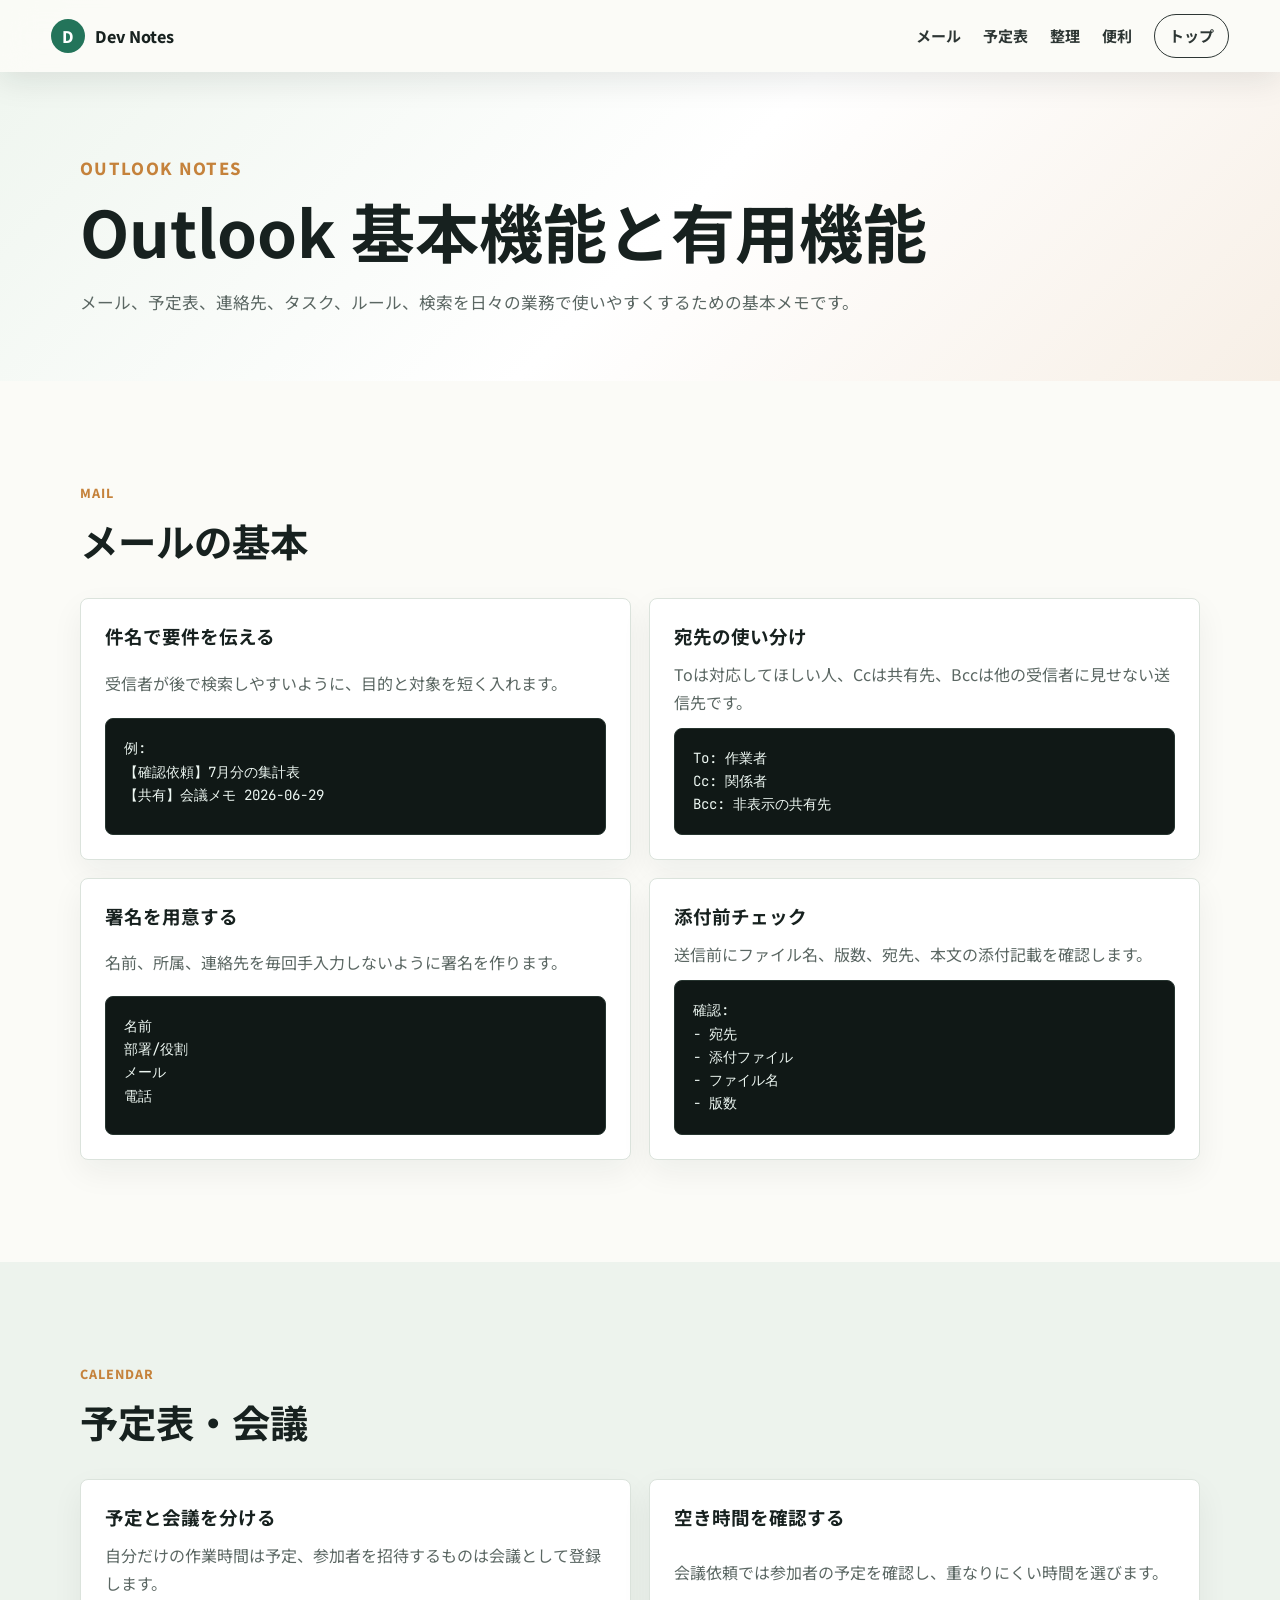
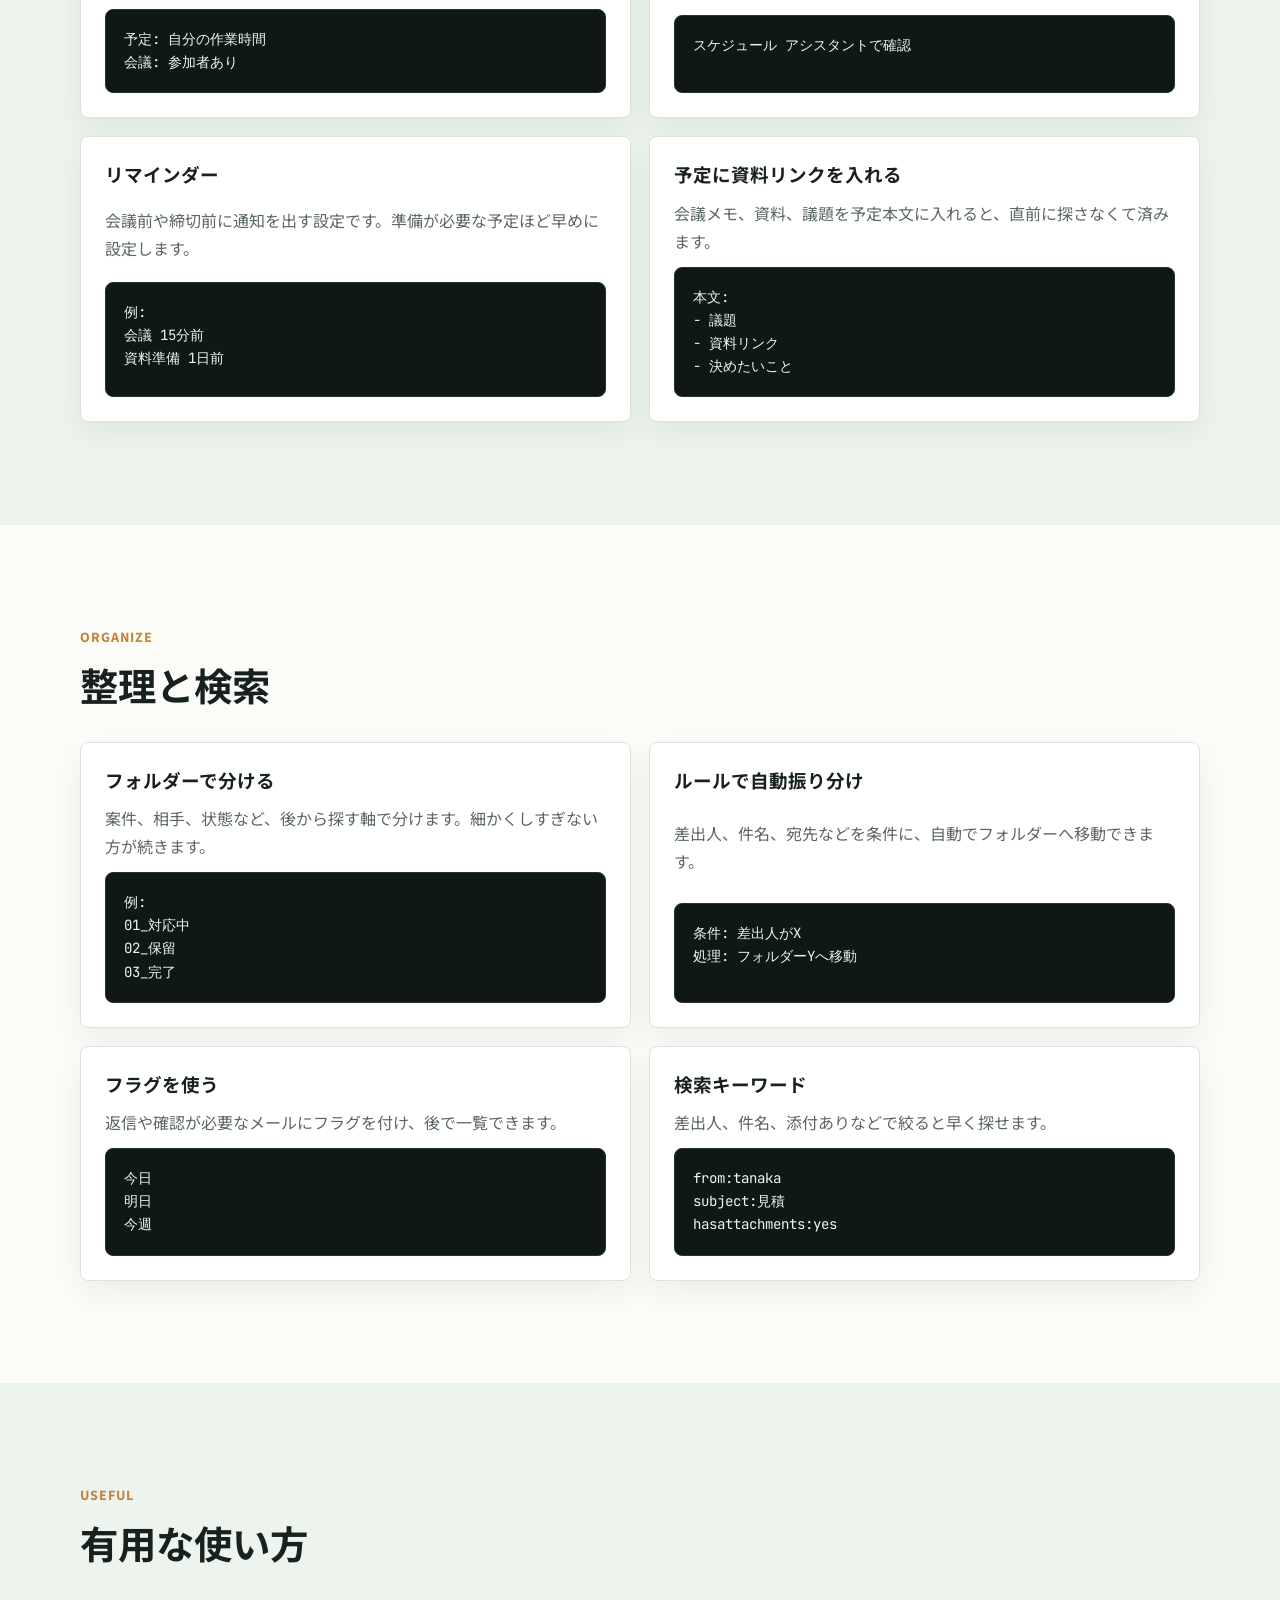
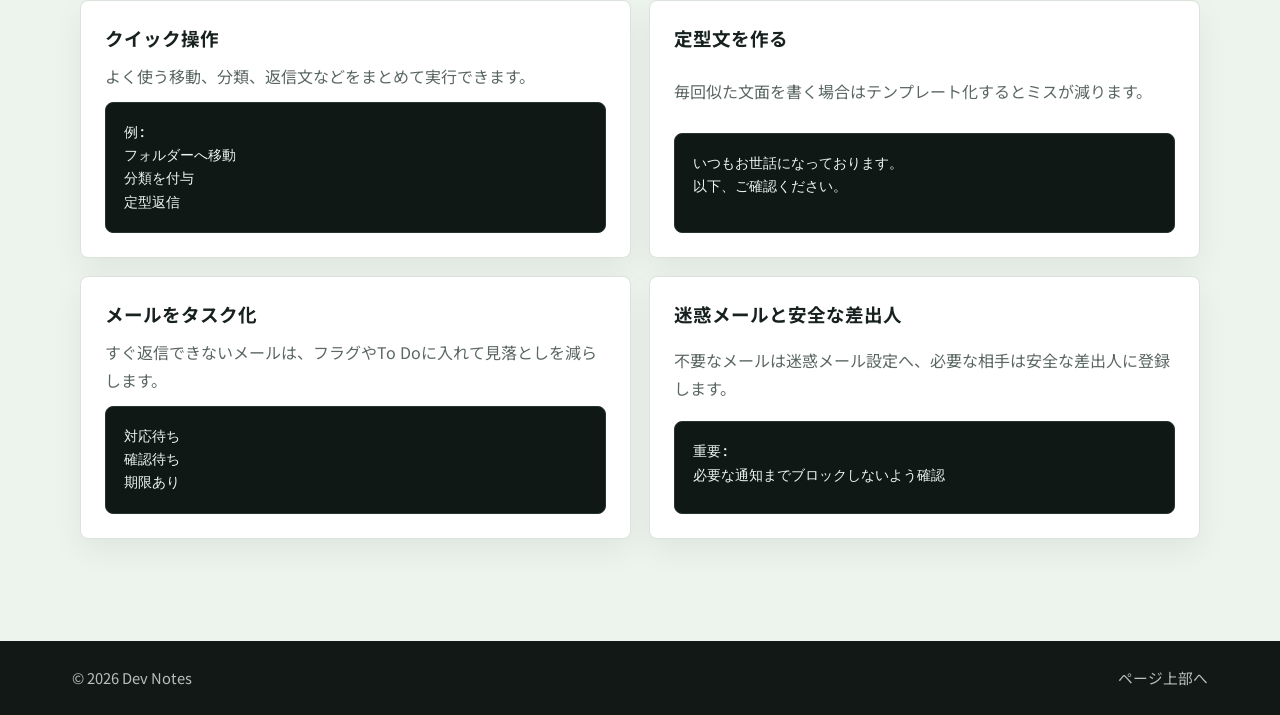
<file: outlook.html>
<!doctype html>
<html lang="ja">
  <head>
    <meta charset="utf-8">
    <meta name="viewport" content="width=device-width, initial-scale=1">
    <meta name="description" content="Outlookの基本機能と、メール整理、予定表、署名、ルール、検索などの有用な使い方をまとめます。">
    <title>Outlook 基本機能と有用機能 | Dev Notes</title>
    <link rel="icon" href="assets/favicon.svg" type="image/svg+xml">
    <link rel="preconnect" href="https://fonts.googleapis.com">
    <link rel="preconnect" href="https://fonts.gstatic.com" crossorigin>
    <link href="https://fonts.googleapis.com/css2?family=Noto+Sans+JP:wght@400;500;700;800&family=JetBrains+Mono:wght@500;700&display=swap" rel="stylesheet">
    <link rel="stylesheet" href="styles.css">
  </head>
  <body>
    <header class="site-header page-header">
      <a class="brand" href="index.html#top" aria-label="Dev Notes ホーム"><span class="brand-mark">D</span><span>Dev Notes</span></a>
      <nav class="nav" aria-label="主要メニュー"><a href="#mail">メール</a><a href="#calendar">予定表</a><a href="#organize">整理</a><a href="#tips">便利</a><a class="nav-cta" href="index.html">トップ</a></nav>
      <button class="menu-button" type="button" aria-label="メニューを開く" aria-expanded="false"><span></span><span></span><span></span></button>
    </header>
    <main>
      <section class="page-title" aria-labelledby="page-title"><div class="section-inner"><p class="section-kicker">Outlook Notes</p><h1 id="page-title">Outlook 基本機能と有用機能</h1><p>メール、予定表、連絡先、タスク、ルール、検索を日々の業務で使いやすくするための基本メモです。</p></div></section>
      <section id="mail" class="section"><div class="section-inner"><p class="section-kicker">Mail</p><h2>メールの基本</h2><div class="snippet-grid">
        <article class="snippet-card"><h3>件名で要件を伝える</h3><p>受信者が後で検索しやすいように、目的と対象を短く入れます。</p><pre><code>例:
【確認依頼】7月分の集計表
【共有】会議メモ 2026-06-29</code></pre></article>
        <article class="snippet-card"><h3>宛先の使い分け</h3><p>Toは対応してほしい人、Ccは共有先、Bccは他の受信者に見せない送信先です。</p><pre><code>To: 作業者
Cc: 関係者
Bcc: 非表示の共有先</code></pre></article>
        <article class="snippet-card"><h3>署名を用意する</h3><p>名前、所属、連絡先を毎回手入力しないように署名を作ります。</p><pre><code>名前
部署/役割
メール
電話</code></pre></article>
        <article class="snippet-card"><h3>添付前チェック</h3><p>送信前にファイル名、版数、宛先、本文の添付記載を確認します。</p><pre><code>確認:
- 宛先
- 添付ファイル
- ファイル名
- 版数</code></pre></article>
      </div></div></section>
      <section id="calendar" class="section muted"><div class="section-inner"><p class="section-kicker">Calendar</p><h2>予定表・会議</h2><div class="snippet-grid">
        <article class="snippet-card"><h3>予定と会議を分ける</h3><p>自分だけの作業時間は予定、参加者を招待するものは会議として登録します。</p><pre><code>予定: 自分の作業時間
会議: 参加者あり</code></pre></article>
        <article class="snippet-card"><h3>空き時間を確認する</h3><p>会議依頼では参加者の予定を確認し、重なりにくい時間を選びます。</p><pre><code>スケジュール アシスタントで確認</code></pre></article>
        <article class="snippet-card"><h3>リマインダー</h3><p>会議前や締切前に通知を出す設定です。準備が必要な予定ほど早めに設定します。</p><pre><code>例:
会議 15分前
資料準備 1日前</code></pre></article>
        <article class="snippet-card"><h3>予定に資料リンクを入れる</h3><p>会議メモ、資料、議題を予定本文に入れると、直前に探さなくて済みます。</p><pre><code>本文:
- 議題
- 資料リンク
- 決めたいこと</code></pre></article>
      </div></div></section>
      <section id="organize" class="section"><div class="section-inner"><p class="section-kicker">Organize</p><h2>整理と検索</h2><div class="snippet-grid">
        <article class="snippet-card"><h3>フォルダーで分ける</h3><p>案件、相手、状態など、後から探す軸で分けます。細かくしすぎない方が続きます。</p><pre><code>例:
01_対応中
02_保留
03_完了</code></pre></article>
        <article class="snippet-card"><h3>ルールで自動振り分け</h3><p>差出人、件名、宛先などを条件に、自動でフォルダーへ移動できます。</p><pre><code>条件: 差出人がX
処理: フォルダーYへ移動</code></pre></article>
        <article class="snippet-card"><h3>フラグを使う</h3><p>返信や確認が必要なメールにフラグを付け、後で一覧できます。</p><pre><code>今日
明日
今週</code></pre></article>
        <article class="snippet-card"><h3>検索キーワード</h3><p>差出人、件名、添付ありなどで絞ると早く探せます。</p><pre><code>from:tanaka
subject:見積
hasattachments:yes</code></pre></article>
      </div></div></section>
      <section id="tips" class="section muted"><div class="section-inner"><p class="section-kicker">Useful</p><h2>有用な使い方</h2><div class="snippet-grid">
        <article class="snippet-card"><h3>クイック操作</h3><p>よく使う移動、分類、返信文などをまとめて実行できます。</p><pre><code>例:
フォルダーへ移動
分類を付与
定型返信</code></pre></article>
        <article class="snippet-card"><h3>定型文を作る</h3><p>毎回似た文面を書く場合はテンプレート化するとミスが減ります。</p><pre><code>いつもお世話になっております。
以下、ご確認ください。</code></pre></article>
        <article class="snippet-card"><h3>メールをタスク化</h3><p>すぐ返信できないメールは、フラグやTo Doに入れて見落としを減らします。</p><pre><code>対応待ち
確認待ち
期限あり</code></pre></article>
        <article class="snippet-card"><h3>迷惑メールと安全な差出人</h3><p>不要なメールは迷惑メール設定へ、必要な相手は安全な差出人に登録します。</p><pre><code>重要:
必要な通知までブロックしないよう確認</code></pre></article>
      </div></div></section>
    </main>
    <footer class="site-footer"><span>&copy; 2026 Dev Notes</span><a href="#top">ページ上部へ</a></footer>
    <script src="script.js"></script>
  </body>
</html>
</file>
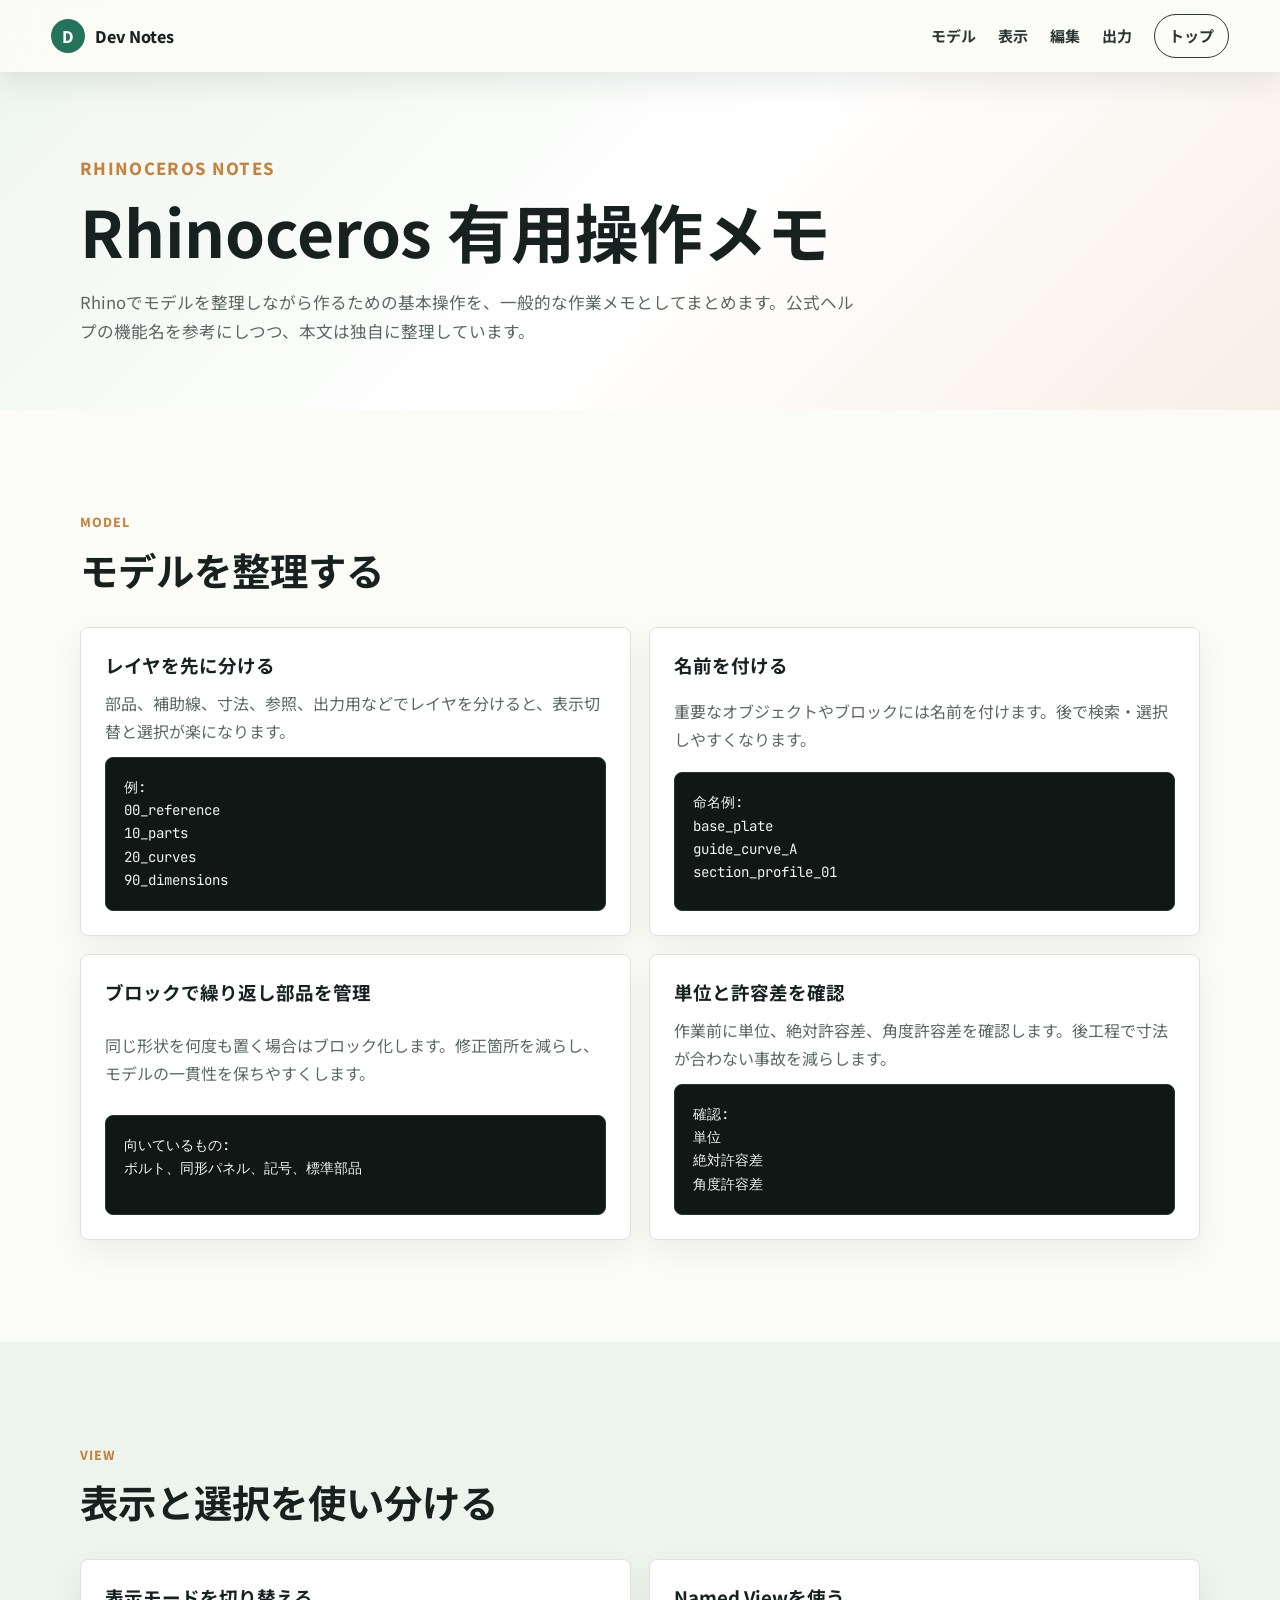
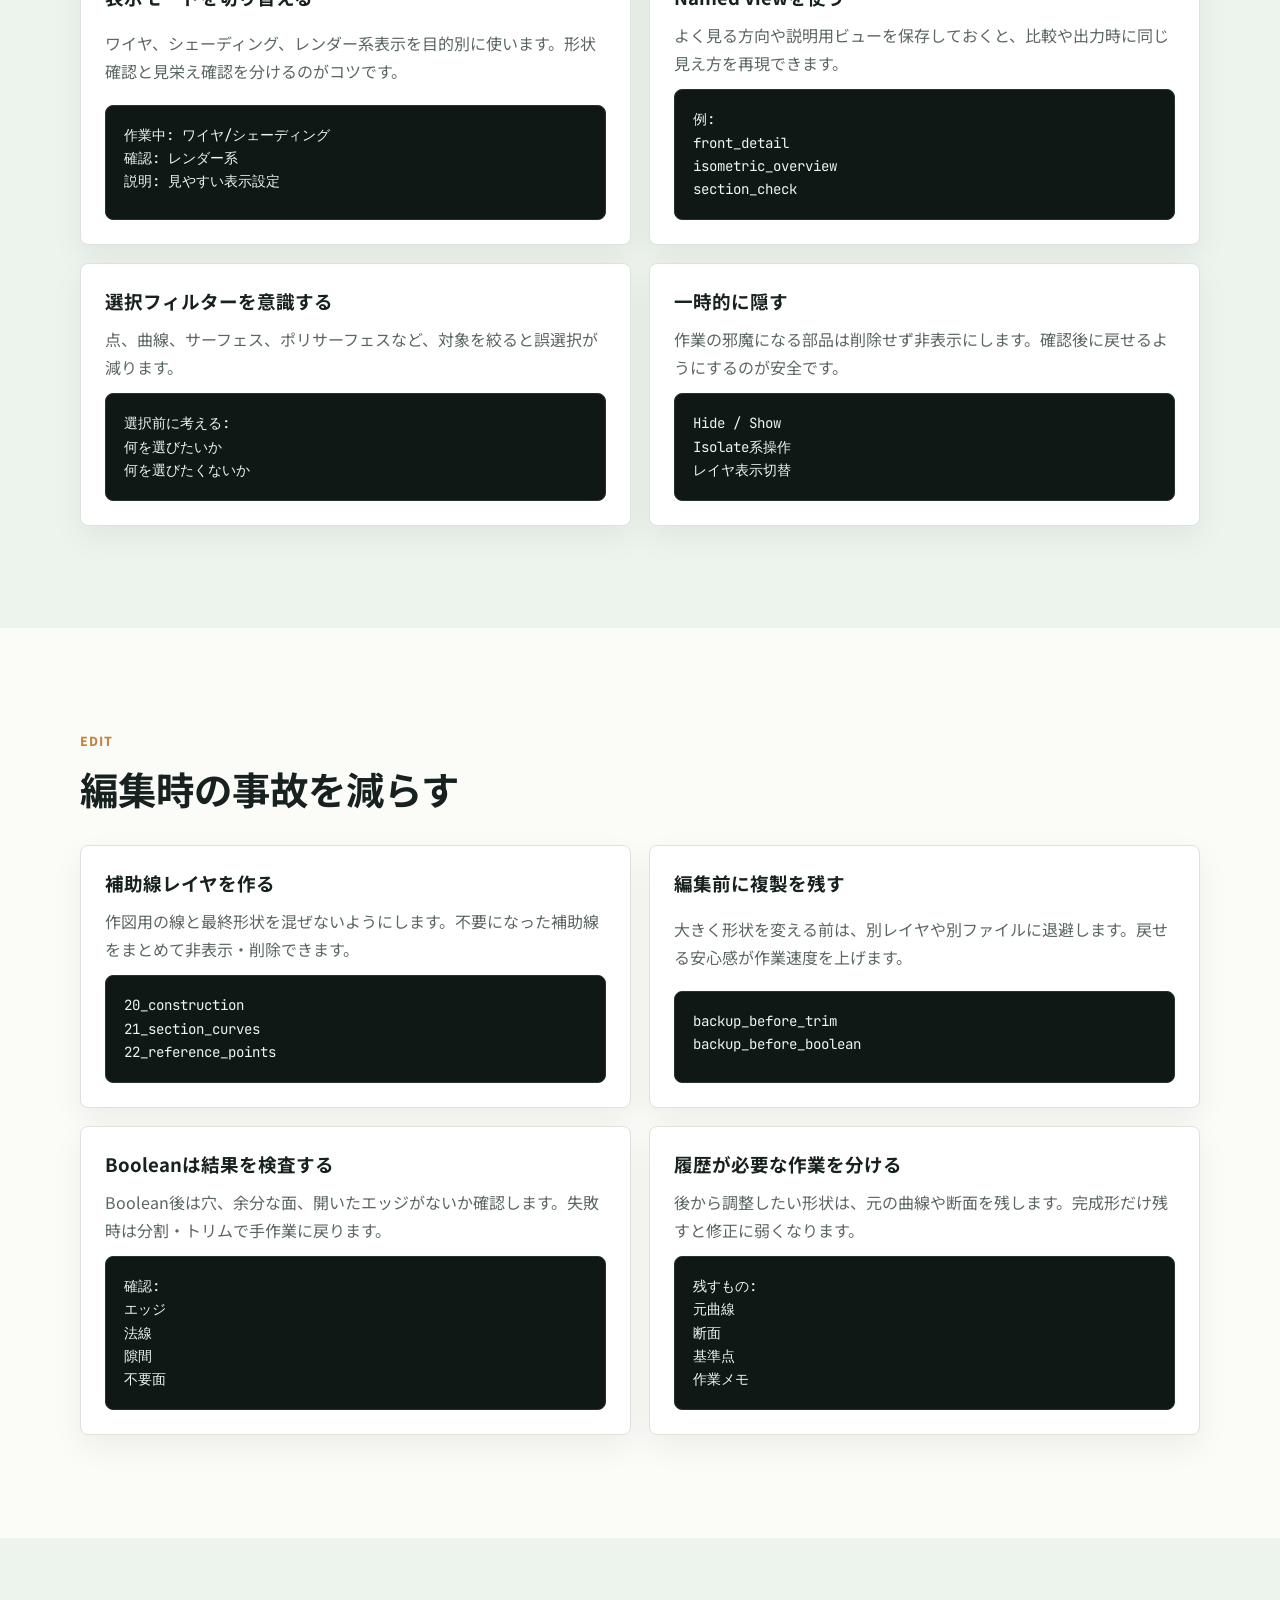
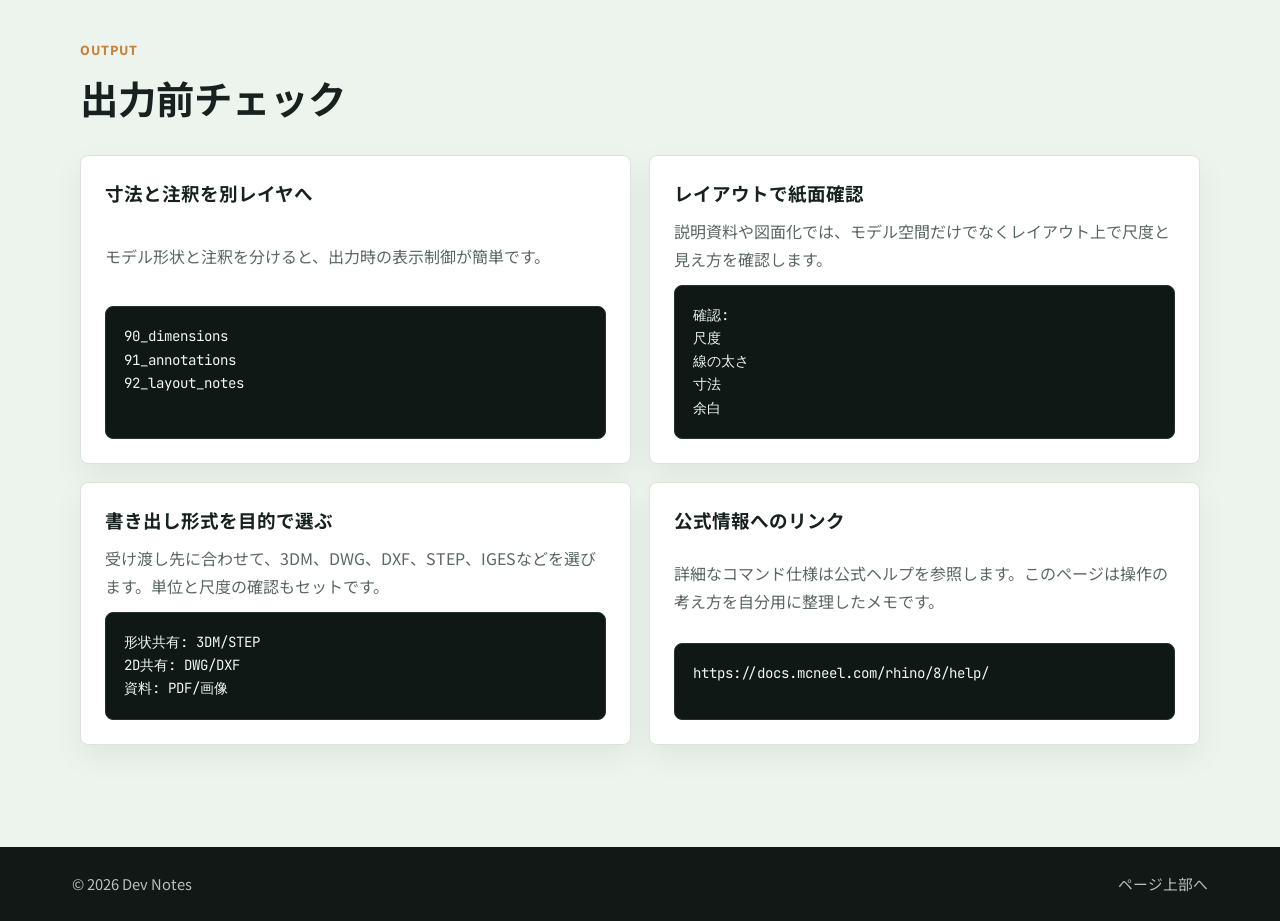
<file: rhino.html>
<!doctype html>
<html lang="ja">
  <head>
    <meta charset="utf-8">
    <meta name="viewport" content="width=device-width, initial-scale=1">
    <meta name="description" content="Rhinocerosの有用操作、レイヤ管理、選択、表示、ブロック、寸法、出力前チェックをまとめます。">
    <title>Rhinoceros 有用操作メモ | Dev Notes</title>
    <link rel="icon" href="assets/favicon.svg" type="image/svg+xml">
    <link rel="preconnect" href="https://fonts.googleapis.com">
    <link rel="preconnect" href="https://fonts.gstatic.com" crossorigin>
    <link href="https://fonts.googleapis.com/css2?family=Noto+Sans+JP:wght@400;500;700;800&family=JetBrains+Mono:wght@500;700&display=swap" rel="stylesheet">
    <link rel="stylesheet" href="styles.css">
  </head>
  <body>
    <header class="site-header page-header">
      <a class="brand" href="index.html#top" aria-label="Dev Notes ホーム"><span class="brand-mark">D</span><span>Dev Notes</span></a>
      <nav class="nav" aria-label="主要メニュー"><a href="#model">モデル</a><a href="#view">表示</a><a href="#edit">編集</a><a href="#output">出力</a><a class="nav-cta" href="index.html">トップ</a></nav>
      <button class="menu-button" type="button" aria-label="メニューを開く" aria-expanded="false"><span></span><span></span><span></span></button>
    </header>
    <main>
      <section class="page-title" aria-labelledby="page-title">
        <div class="section-inner">
          <p class="section-kicker">Rhinoceros Notes</p>
          <h1 id="page-title">Rhinoceros 有用操作メモ</h1>
          <p>Rhinoでモデルを整理しながら作るための基本操作を、一般的な作業メモとしてまとめます。公式ヘルプの機能名を参考にしつつ、本文は独自に整理しています。</p>
        </div>
      </section>
      <section id="model" class="section"><div class="section-inner"><p class="section-kicker">Model</p><h2>モデルを整理する</h2><div class="snippet-grid">
        <article class="snippet-card"><h3>レイヤを先に分ける</h3><p>部品、補助線、寸法、参照、出力用などでレイヤを分けると、表示切替と選択が楽になります。</p><pre><code>例:
00_reference
10_parts
20_curves
90_dimensions</code></pre></article>
        <article class="snippet-card"><h3>名前を付ける</h3><p>重要なオブジェクトやブロックには名前を付けます。後で検索・選択しやすくなります。</p><pre><code>命名例:
base_plate
guide_curve_A
section_profile_01</code></pre></article>
        <article class="snippet-card"><h3>ブロックで繰り返し部品を管理</h3><p>同じ形状を何度も置く場合はブロック化します。修正箇所を減らし、モデルの一貫性を保ちやすくします。</p><pre><code>向いているもの:
ボルト、同形パネル、記号、標準部品</code></pre></article>
        <article class="snippet-card"><h3>単位と許容差を確認</h3><p>作業前に単位、絶対許容差、角度許容差を確認します。後工程で寸法が合わない事故を減らします。</p><pre><code>確認:
単位
絶対許容差
角度許容差</code></pre></article>
      </div></div></section>
      <section id="view" class="section muted"><div class="section-inner"><p class="section-kicker">View</p><h2>表示と選択を使い分ける</h2><div class="snippet-grid">
        <article class="snippet-card"><h3>表示モードを切り替える</h3><p>ワイヤ、シェーディング、レンダー系表示を目的別に使います。形状確認と見栄え確認を分けるのがコツです。</p><pre><code>作業中: ワイヤ/シェーディング
確認: レンダー系
説明: 見やすい表示設定</code></pre></article>
        <article class="snippet-card"><h3>Named Viewを使う</h3><p>よく見る方向や説明用ビューを保存しておくと、比較や出力時に同じ見え方を再現できます。</p><pre><code>例:
front_detail
isometric_overview
section_check</code></pre></article>
        <article class="snippet-card"><h3>選択フィルターを意識する</h3><p>点、曲線、サーフェス、ポリサーフェスなど、対象を絞ると誤選択が減ります。</p><pre><code>選択前に考える:
何を選びたいか
何を選びたくないか</code></pre></article>
        <article class="snippet-card"><h3>一時的に隠す</h3><p>作業の邪魔になる部品は削除せず非表示にします。確認後に戻せるようにするのが安全です。</p><pre><code>Hide / Show
Isolate系操作
レイヤ表示切替</code></pre></article>
      </div></div></section>
      <section id="edit" class="section"><div class="section-inner"><p class="section-kicker">Edit</p><h2>編集時の事故を減らす</h2><div class="snippet-grid">
        <article class="snippet-card"><h3>補助線レイヤを作る</h3><p>作図用の線と最終形状を混ぜないようにします。不要になった補助線をまとめて非表示・削除できます。</p><pre><code>20_construction
21_section_curves
22_reference_points</code></pre></article>
        <article class="snippet-card"><h3>編集前に複製を残す</h3><p>大きく形状を変える前は、別レイヤや別ファイルに退避します。戻せる安心感が作業速度を上げます。</p><pre><code>backup_before_trim
backup_before_boolean</code></pre></article>
        <article class="snippet-card"><h3>Booleanは結果を検査する</h3><p>Boolean後は穴、余分な面、開いたエッジがないか確認します。失敗時は分割・トリムで手作業に戻ります。</p><pre><code>確認:
エッジ
法線
隙間
不要面</code></pre></article>
        <article class="snippet-card"><h3>履歴が必要な作業を分ける</h3><p>後から調整したい形状は、元の曲線や断面を残します。完成形だけ残すと修正に弱くなります。</p><pre><code>残すもの:
元曲線
断面
基準点
作業メモ</code></pre></article>
      </div></div></section>
      <section id="output" class="section muted"><div class="section-inner"><p class="section-kicker">Output</p><h2>出力前チェック</h2><div class="snippet-grid">
        <article class="snippet-card"><h3>寸法と注釈を別レイヤへ</h3><p>モデル形状と注釈を分けると、出力時の表示制御が簡単です。</p><pre><code>90_dimensions
91_annotations
92_layout_notes</code></pre></article>
        <article class="snippet-card"><h3>レイアウトで紙面確認</h3><p>説明資料や図面化では、モデル空間だけでなくレイアウト上で尺度と見え方を確認します。</p><pre><code>確認:
尺度
線の太さ
寸法
余白</code></pre></article>
        <article class="snippet-card"><h3>書き出し形式を目的で選ぶ</h3><p>受け渡し先に合わせて、3DM、DWG、DXF、STEP、IGESなどを選びます。単位と尺度の確認もセットです。</p><pre><code>形状共有: 3DM/STEP
2D共有: DWG/DXF
資料: PDF/画像</code></pre></article>
        <article class="snippet-card"><h3>公式情報へのリンク</h3><p>詳細なコマンド仕様は公式ヘルプを参照します。このページは操作の考え方を自分用に整理したメモです。</p><pre><code>https://docs.mcneel.com/rhino/8/help/</code></pre></article>
      </div></div></section>
    </main>
    <footer class="site-footer"><span>&copy; 2026 Dev Notes</span><a href="#top">ページ上部へ</a></footer>
    <script src="script.js"></script>
  </body>
</html>
</file>
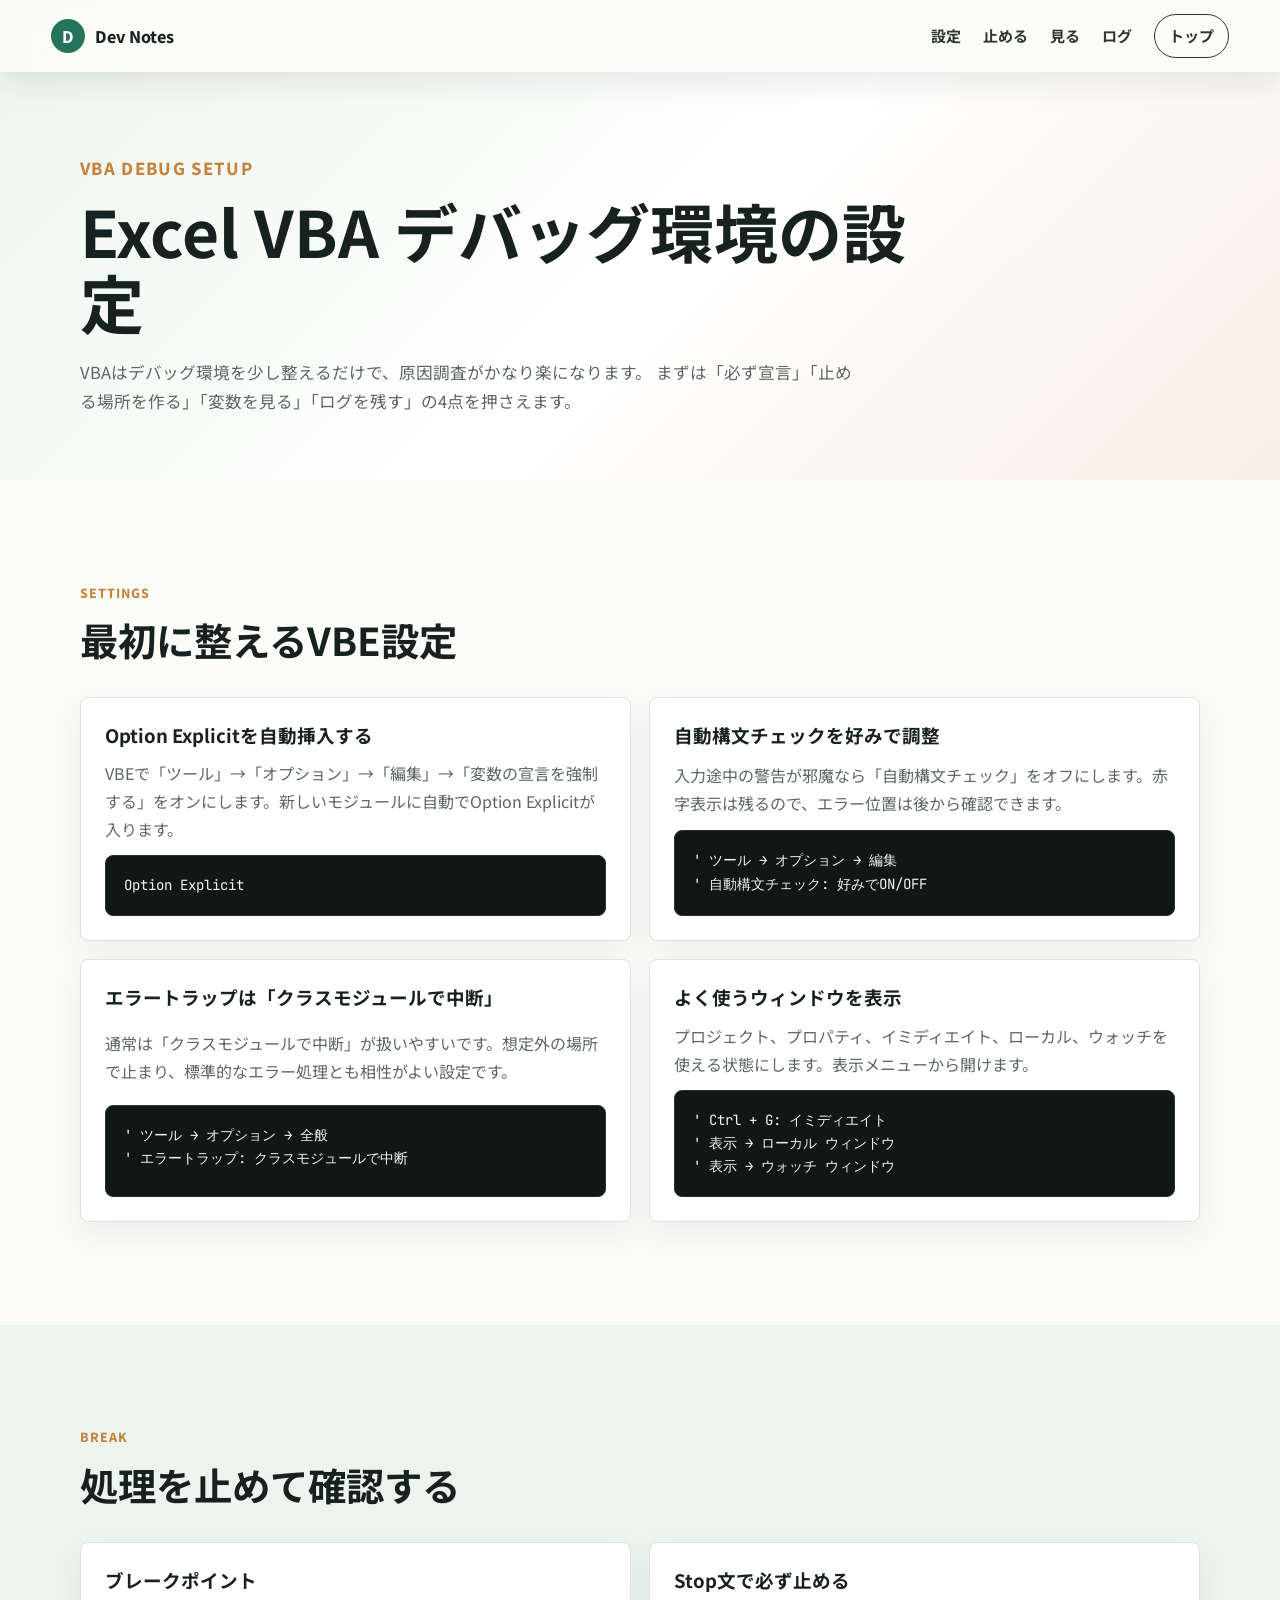
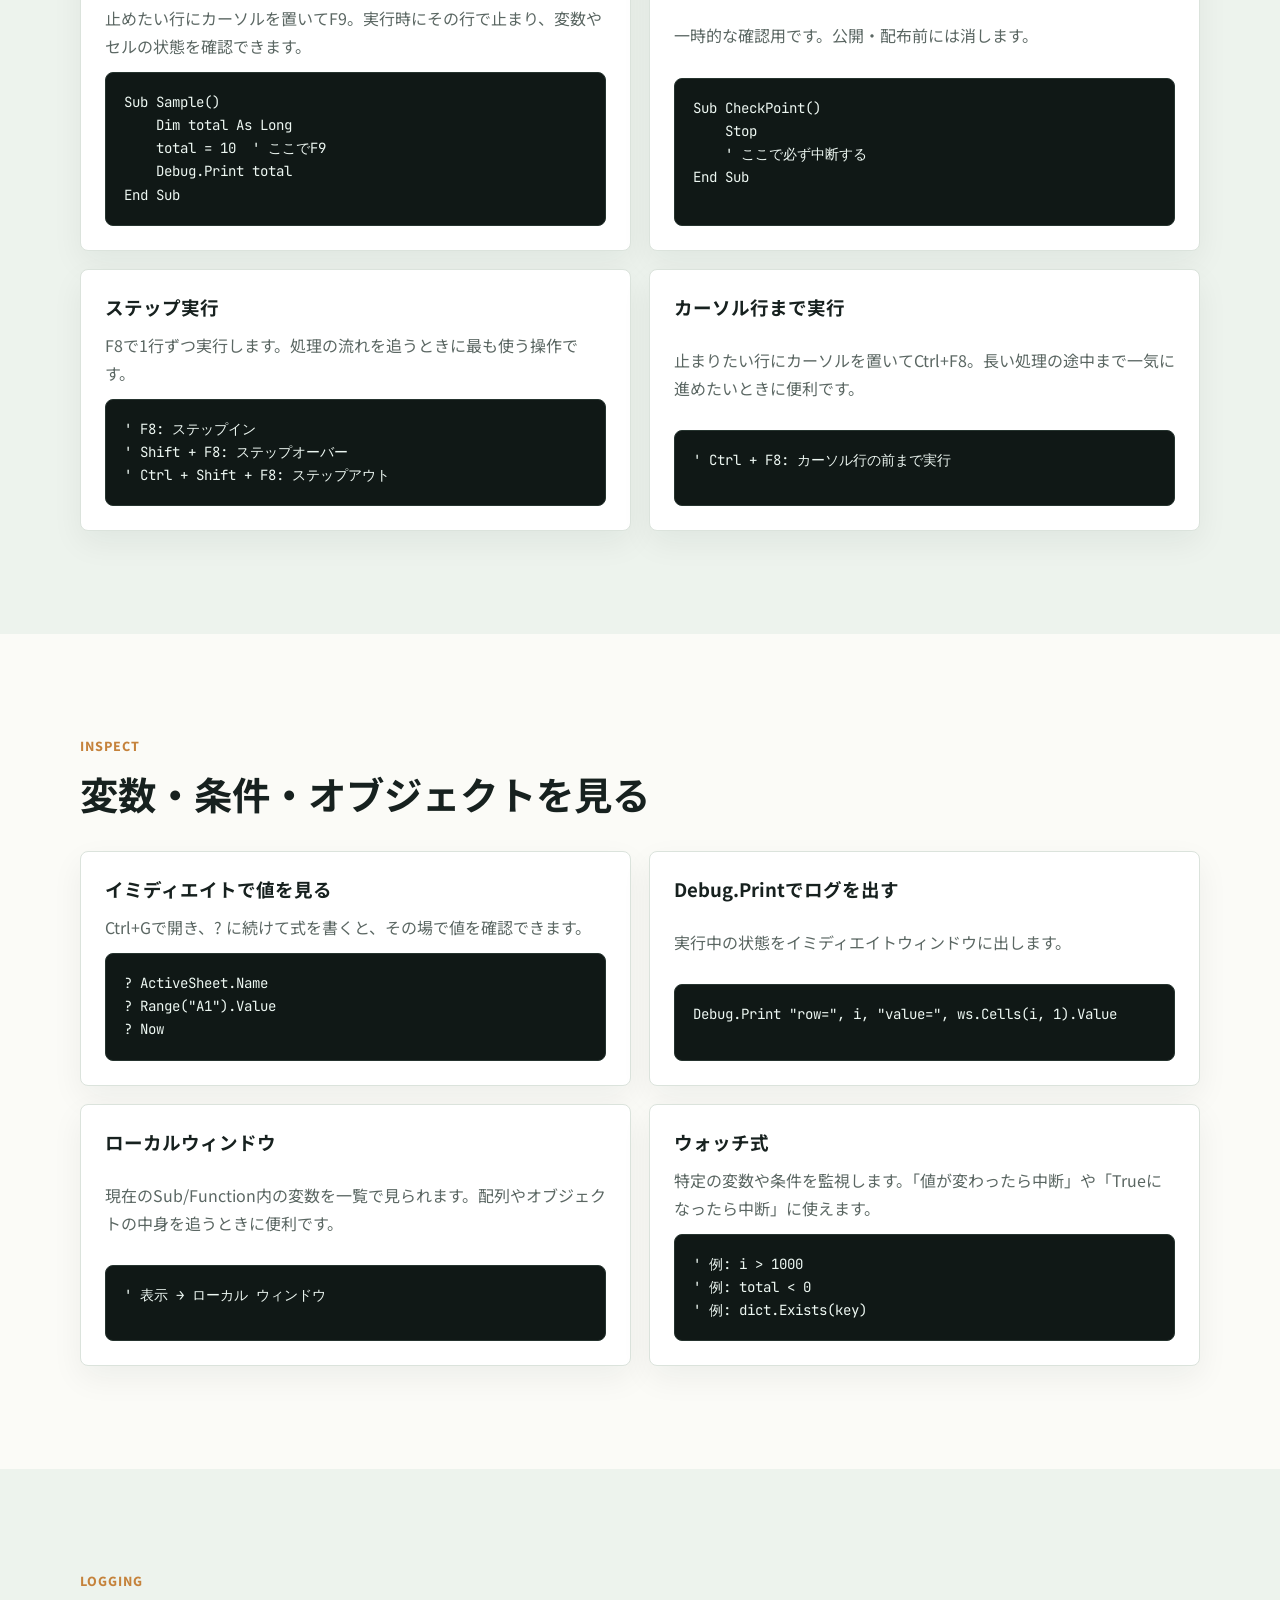
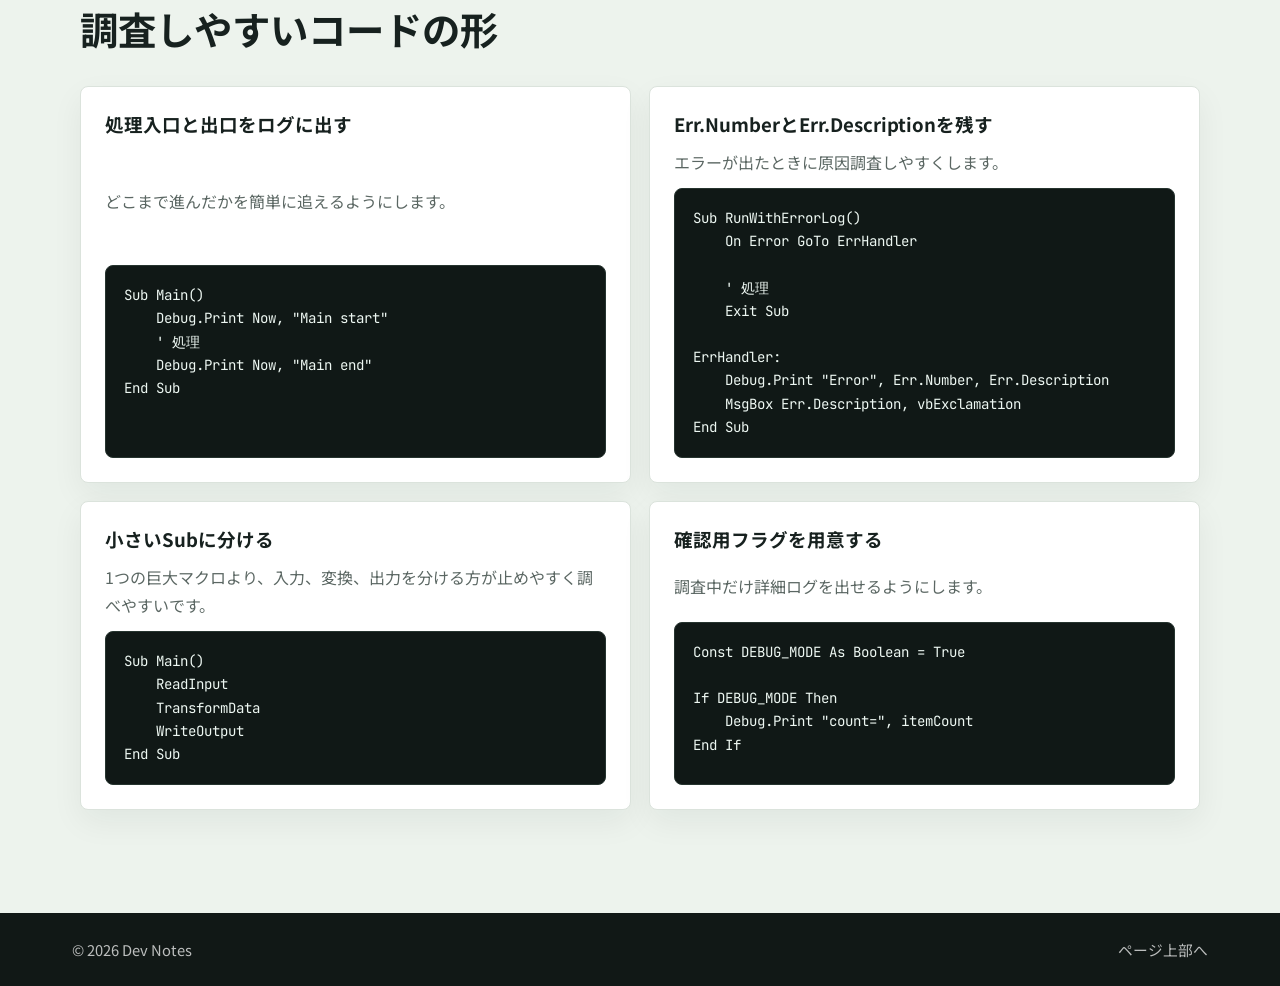
<file: vba-debug.html>
<!doctype html>
<html lang="ja">
  <head>
    <meta charset="utf-8">
    <meta name="viewport" content="width=device-width, initial-scale=1">
    <meta name="description" content="Excel VBAのデバッグ環境設定、VBEの使い方、ブレークポイント、ウォッチ、イミディエイトの基本をまとめます。">
    <title>Excel VBA デバッグ環境の設定 | Dev Notes</title>
    <link rel="icon" href="assets/favicon.svg" type="image/svg+xml">
    <link rel="preconnect" href="https://fonts.googleapis.com">
    <link rel="preconnect" href="https://fonts.gstatic.com" crossorigin>
    <link href="https://fonts.googleapis.com/css2?family=Noto+Sans+JP:wght@400;500;700;800&family=JetBrains+Mono:wght@500;700&display=swap" rel="stylesheet">
    <link rel="stylesheet" href="styles.css">
  </head>
  <body>
    <header class="site-header page-header">
      <a class="brand" href="index.html#top" aria-label="Dev Notes ホーム">
        <span class="brand-mark">D</span>
        <span>Dev Notes</span>
      </a>
      <nav class="nav" aria-label="主要メニュー">
        <a href="#settings">設定</a>
        <a href="#break">止める</a>
        <a href="#inspect">見る</a>
        <a href="#logging">ログ</a>
        <a class="nav-cta" href="index.html">トップ</a>
      </nav>
      <button class="menu-button" type="button" aria-label="メニューを開く" aria-expanded="false">
        <span></span>
        <span></span>
        <span></span>
      </button>
    </header>

    <main>
      <section class="page-title" aria-labelledby="page-title">
        <div class="section-inner">
          <p class="section-kicker">VBA Debug Setup</p>
          <h1 id="page-title">Excel VBA デバッグ環境の設定</h1>
          <p>
            VBAはデバッグ環境を少し整えるだけで、原因調査がかなり楽になります。
            まずは「必ず宣言」「止める場所を作る」「変数を見る」「ログを残す」の4点を押さえます。
          </p>
        </div>
      </section>

      <section id="settings" class="section" aria-labelledby="settings-title">
        <div class="section-inner">
          <p class="section-kicker">Settings</p>
          <h2 id="settings-title">最初に整えるVBE設定</h2>
          <div class="snippet-grid">
            <article class="snippet-card">
              <h3>Option Explicitを自動挿入する</h3>
              <p>VBEで「ツール」→「オプション」→「編集」→「変数の宣言を強制する」をオンにします。新しいモジュールに自動でOption Explicitが入ります。</p>
              <pre><code>Option Explicit</code></pre>
            </article>
            <article class="snippet-card">
              <h3>自動構文チェックを好みで調整</h3>
              <p>入力途中の警告が邪魔なら「自動構文チェック」をオフにします。赤字表示は残るので、エラー位置は後から確認できます。</p>
              <pre><code>' ツール → オプション → 編集
' 自動構文チェック: 好みでON/OFF</code></pre>
            </article>
            <article class="snippet-card">
              <h3>エラートラップは「クラスモジュールで中断」</h3>
              <p>通常は「クラスモジュールで中断」が扱いやすいです。想定外の場所で止まり、標準的なエラー処理とも相性がよい設定です。</p>
              <pre><code>' ツール → オプション → 全般
' エラートラップ: クラスモジュールで中断</code></pre>
            </article>
            <article class="snippet-card">
              <h3>よく使うウィンドウを表示</h3>
              <p>プロジェクト、プロパティ、イミディエイト、ローカル、ウォッチを使える状態にします。表示メニューから開けます。</p>
              <pre><code>' Ctrl + G: イミディエイト
' 表示 → ローカル ウィンドウ
' 表示 → ウォッチ ウィンドウ</code></pre>
            </article>
          </div>
        </div>
      </section>

      <section id="break" class="section muted" aria-labelledby="break-title">
        <div class="section-inner">
          <p class="section-kicker">Break</p>
          <h2 id="break-title">処理を止めて確認する</h2>
          <div class="snippet-grid">
            <article class="snippet-card">
              <h3>ブレークポイント</h3>
              <p>止めたい行にカーソルを置いてF9。実行時にその行で止まり、変数やセルの状態を確認できます。</p>
              <pre><code>Sub Sample()
    Dim total As Long
    total = 10  ' ここでF9
    Debug.Print total
End Sub</code></pre>
            </article>
            <article class="snippet-card">
              <h3>Stop文で必ず止める</h3>
              <p>一時的な確認用です。公開・配布前には消します。</p>
              <pre><code>Sub CheckPoint()
    Stop
    ' ここで必ず中断する
End Sub</code></pre>
            </article>
            <article class="snippet-card">
              <h3>ステップ実行</h3>
              <p>F8で1行ずつ実行します。処理の流れを追うときに最も使う操作です。</p>
              <pre><code>' F8: ステップイン
' Shift + F8: ステップオーバー
' Ctrl + Shift + F8: ステップアウト</code></pre>
            </article>
            <article class="snippet-card">
              <h3>カーソル行まで実行</h3>
              <p>止まりたい行にカーソルを置いてCtrl+F8。長い処理の途中まで一気に進めたいときに便利です。</p>
              <pre><code>' Ctrl + F8: カーソル行の前まで実行</code></pre>
            </article>
          </div>
        </div>
      </section>

      <section id="inspect" class="section" aria-labelledby="inspect-title">
        <div class="section-inner">
          <p class="section-kicker">Inspect</p>
          <h2 id="inspect-title">変数・条件・オブジェクトを見る</h2>
          <div class="snippet-grid">
            <article class="snippet-card">
              <h3>イミディエイトで値を見る</h3>
              <p>Ctrl+Gで開き、? に続けて式を書くと、その場で値を確認できます。</p>
              <pre><code>? ActiveSheet.Name
? Range("A1").Value
? Now</code></pre>
            </article>
            <article class="snippet-card">
              <h3>Debug.Printでログを出す</h3>
              <p>実行中の状態をイミディエイトウィンドウに出します。</p>
              <pre><code>Debug.Print "row=", i, "value=", ws.Cells(i, 1).Value</code></pre>
            </article>
            <article class="snippet-card">
              <h3>ローカルウィンドウ</h3>
              <p>現在のSub/Function内の変数を一覧で見られます。配列やオブジェクトの中身を追うときに便利です。</p>
              <pre><code>' 表示 → ローカル ウィンドウ</code></pre>
            </article>
            <article class="snippet-card">
              <h3>ウォッチ式</h3>
              <p>特定の変数や条件を監視します。「値が変わったら中断」や「Trueになったら中断」に使えます。</p>
              <pre><code>' 例: i &gt; 1000
' 例: total &lt; 0
' 例: dict.Exists(key)</code></pre>
            </article>
          </div>
        </div>
      </section>

      <section id="logging" class="section muted" aria-labelledby="logging-title">
        <div class="section-inner">
          <p class="section-kicker">Logging</p>
          <h2 id="logging-title">調査しやすいコードの形</h2>
          <div class="snippet-grid">
            <article class="snippet-card">
              <h3>処理入口と出口をログに出す</h3>
              <p>どこまで進んだかを簡単に追えるようにします。</p>
              <pre><code>Sub Main()
    Debug.Print Now, "Main start"
    ' 処理
    Debug.Print Now, "Main end"
End Sub</code></pre>
            </article>
            <article class="snippet-card">
              <h3>Err.NumberとErr.Descriptionを残す</h3>
              <p>エラーが出たときに原因調査しやすくします。</p>
              <pre><code>Sub RunWithErrorLog()
    On Error GoTo ErrHandler

    ' 処理
    Exit Sub

ErrHandler:
    Debug.Print "Error", Err.Number, Err.Description
    MsgBox Err.Description, vbExclamation
End Sub</code></pre>
            </article>
            <article class="snippet-card">
              <h3>小さいSubに分ける</h3>
              <p>1つの巨大マクロより、入力、変換、出力を分ける方が止めやすく調べやすいです。</p>
              <pre><code>Sub Main()
    ReadInput
    TransformData
    WriteOutput
End Sub</code></pre>
            </article>
            <article class="snippet-card">
              <h3>確認用フラグを用意する</h3>
              <p>調査中だけ詳細ログを出せるようにします。</p>
              <pre><code>Const DEBUG_MODE As Boolean = True

If DEBUG_MODE Then
    Debug.Print "count=", itemCount
End If</code></pre>
            </article>
          </div>
        </div>
      </section>
    </main>

    <footer class="site-footer">
      <span>&copy; 2026 Dev Notes</span>
      <a href="#top">ページ上部へ</a>
    </footer>

    <script src="script.js"></script>
  </body>
</html>
</file>
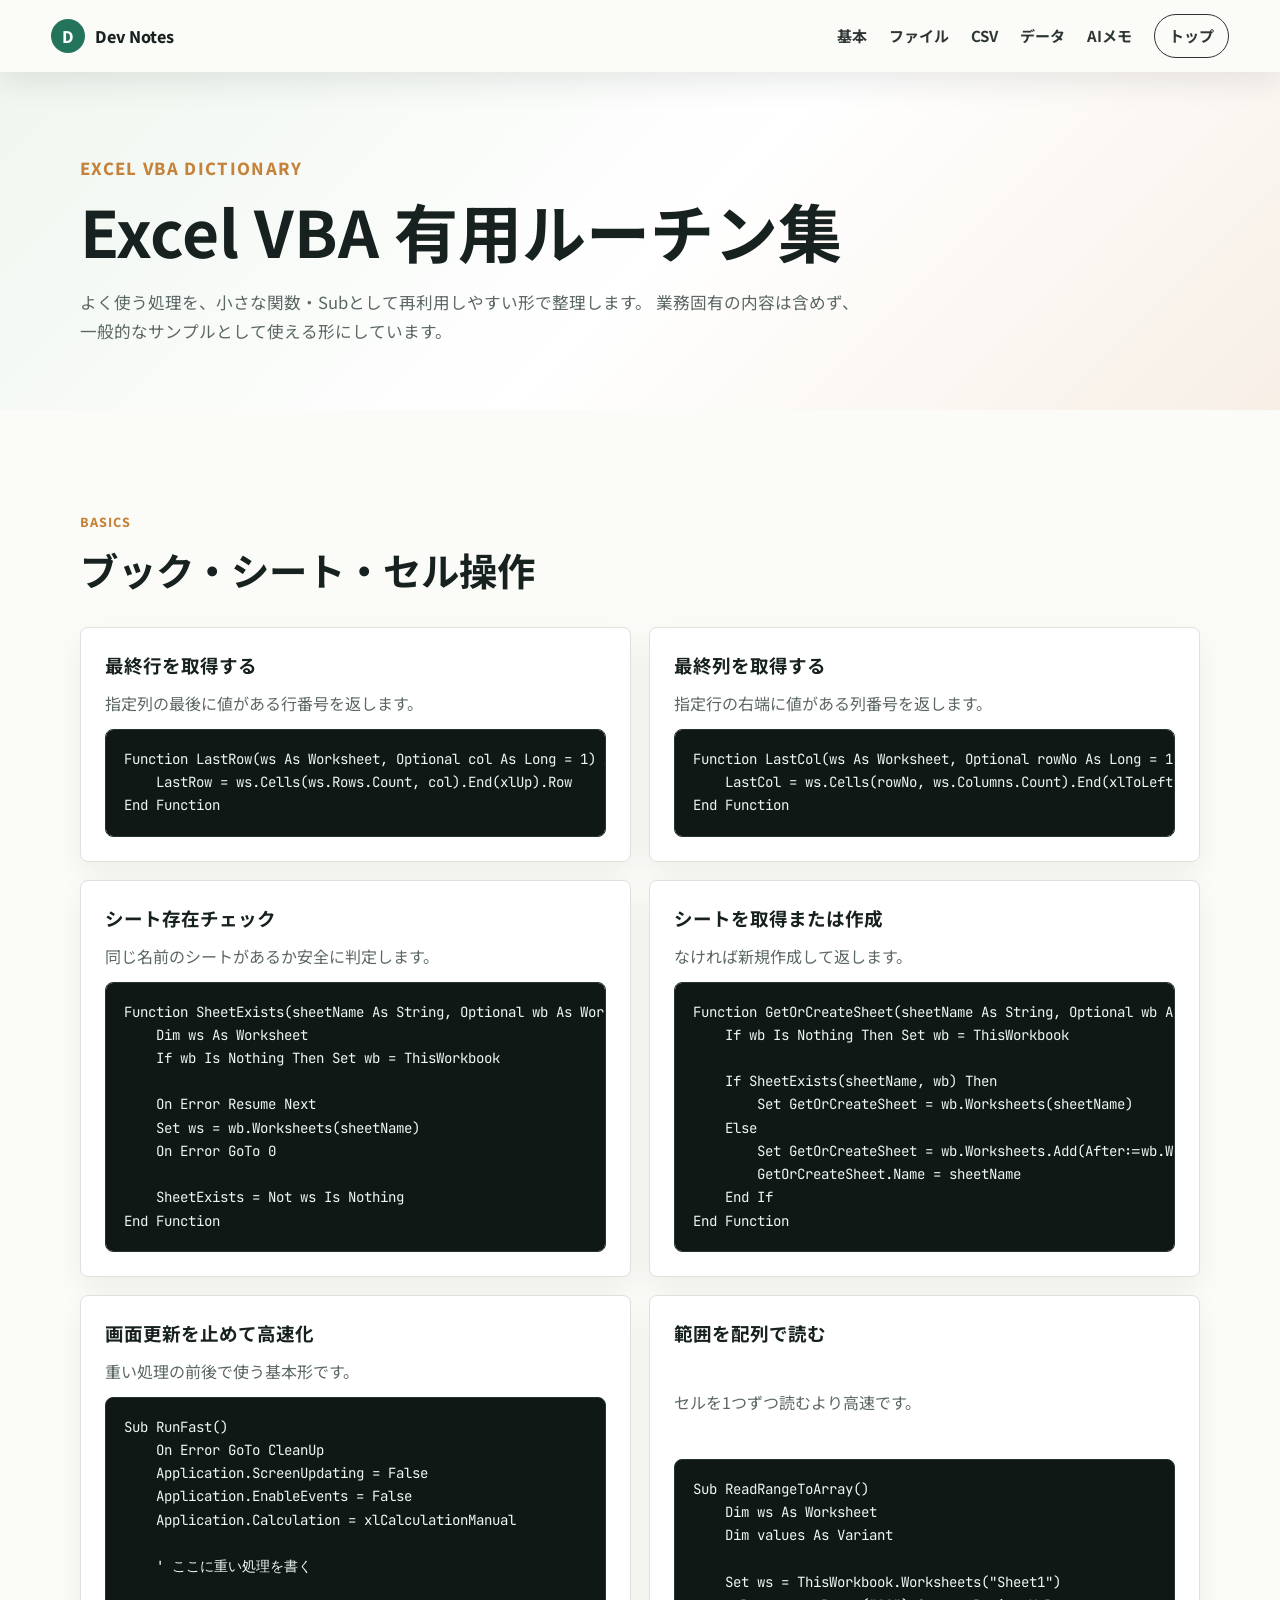
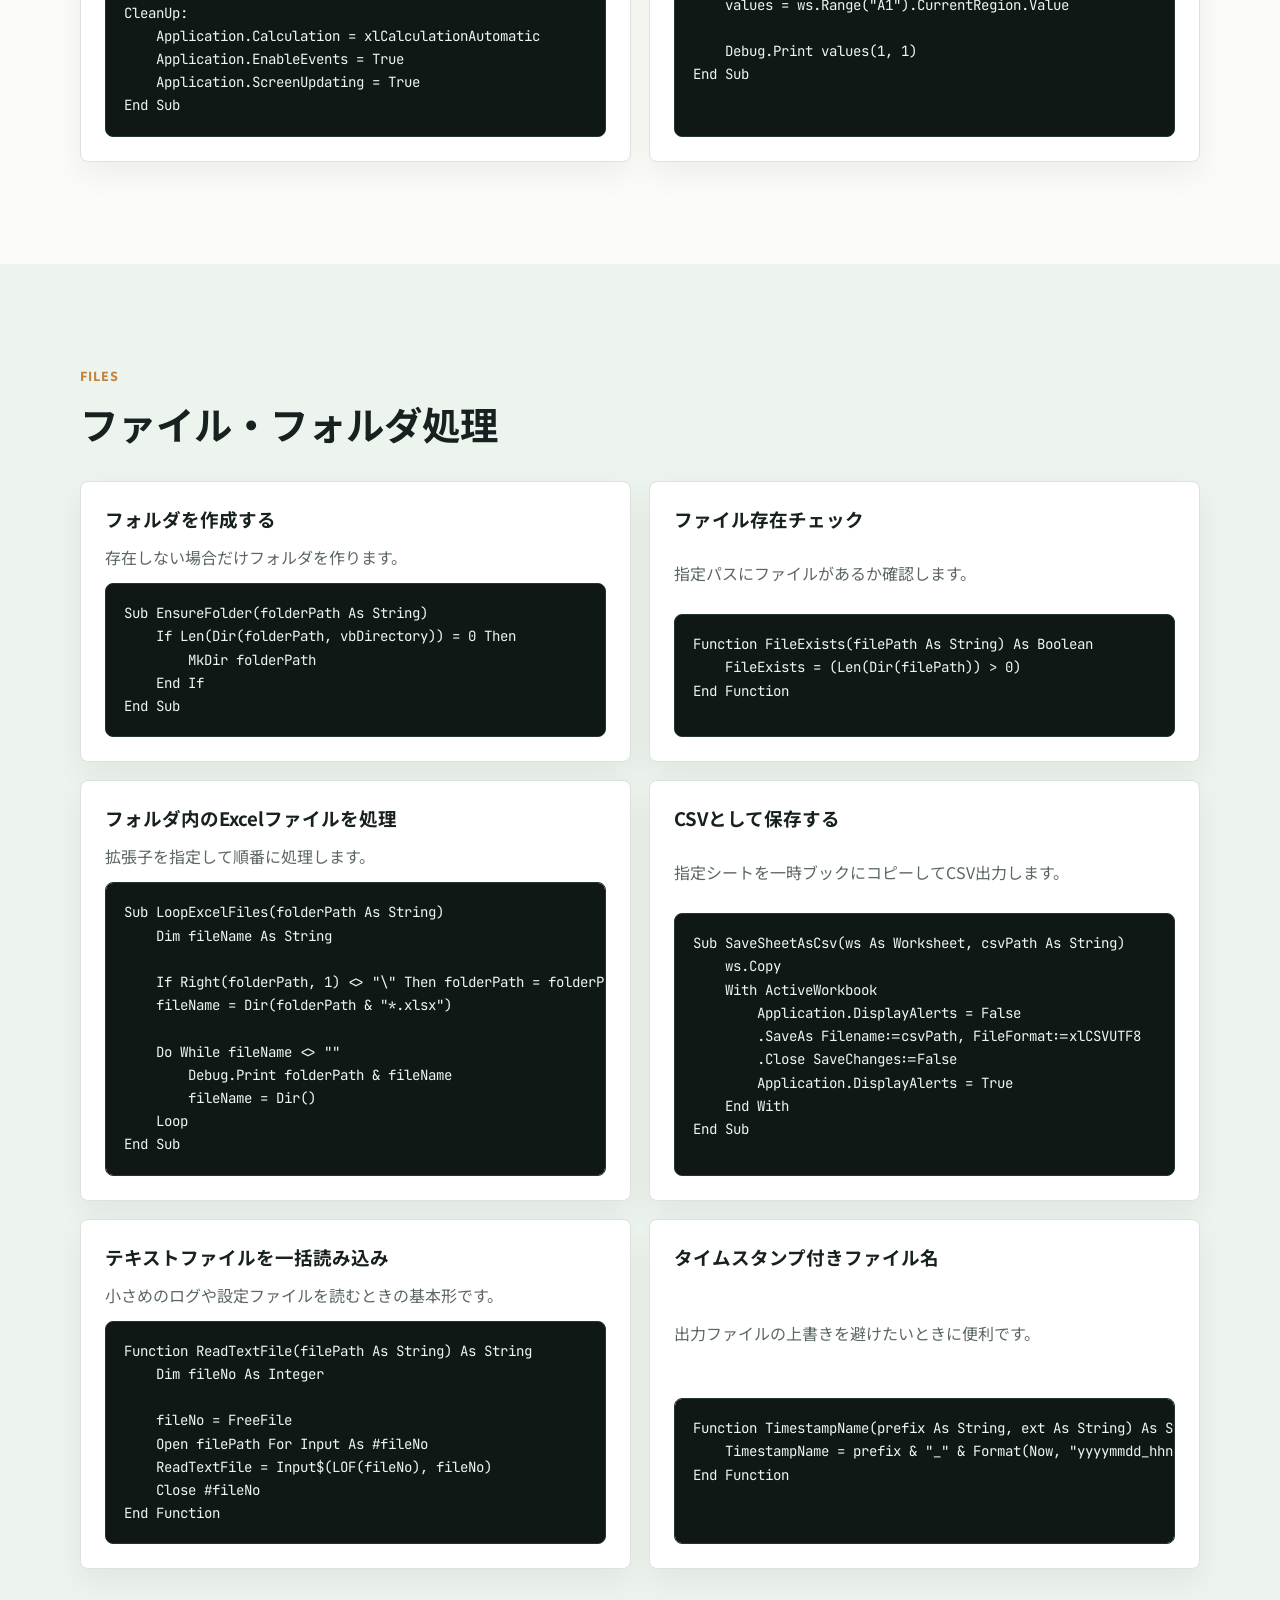
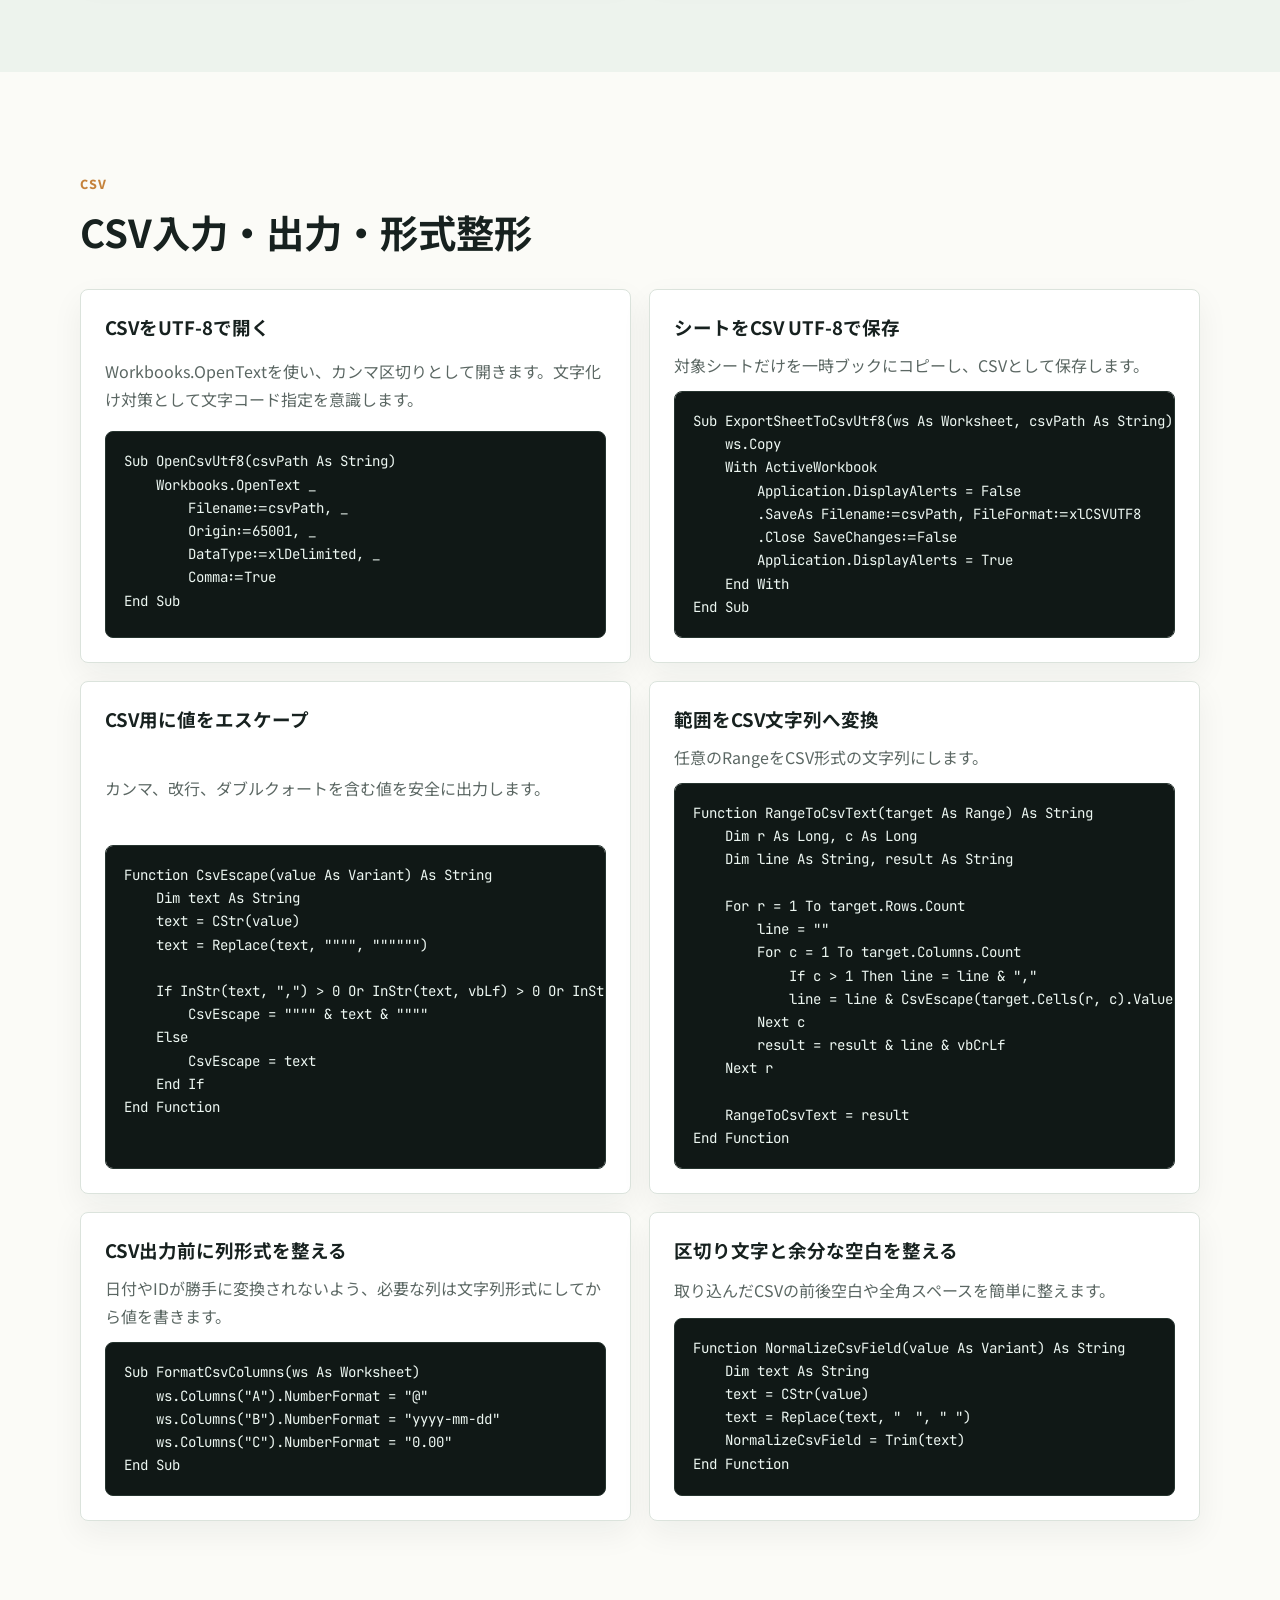
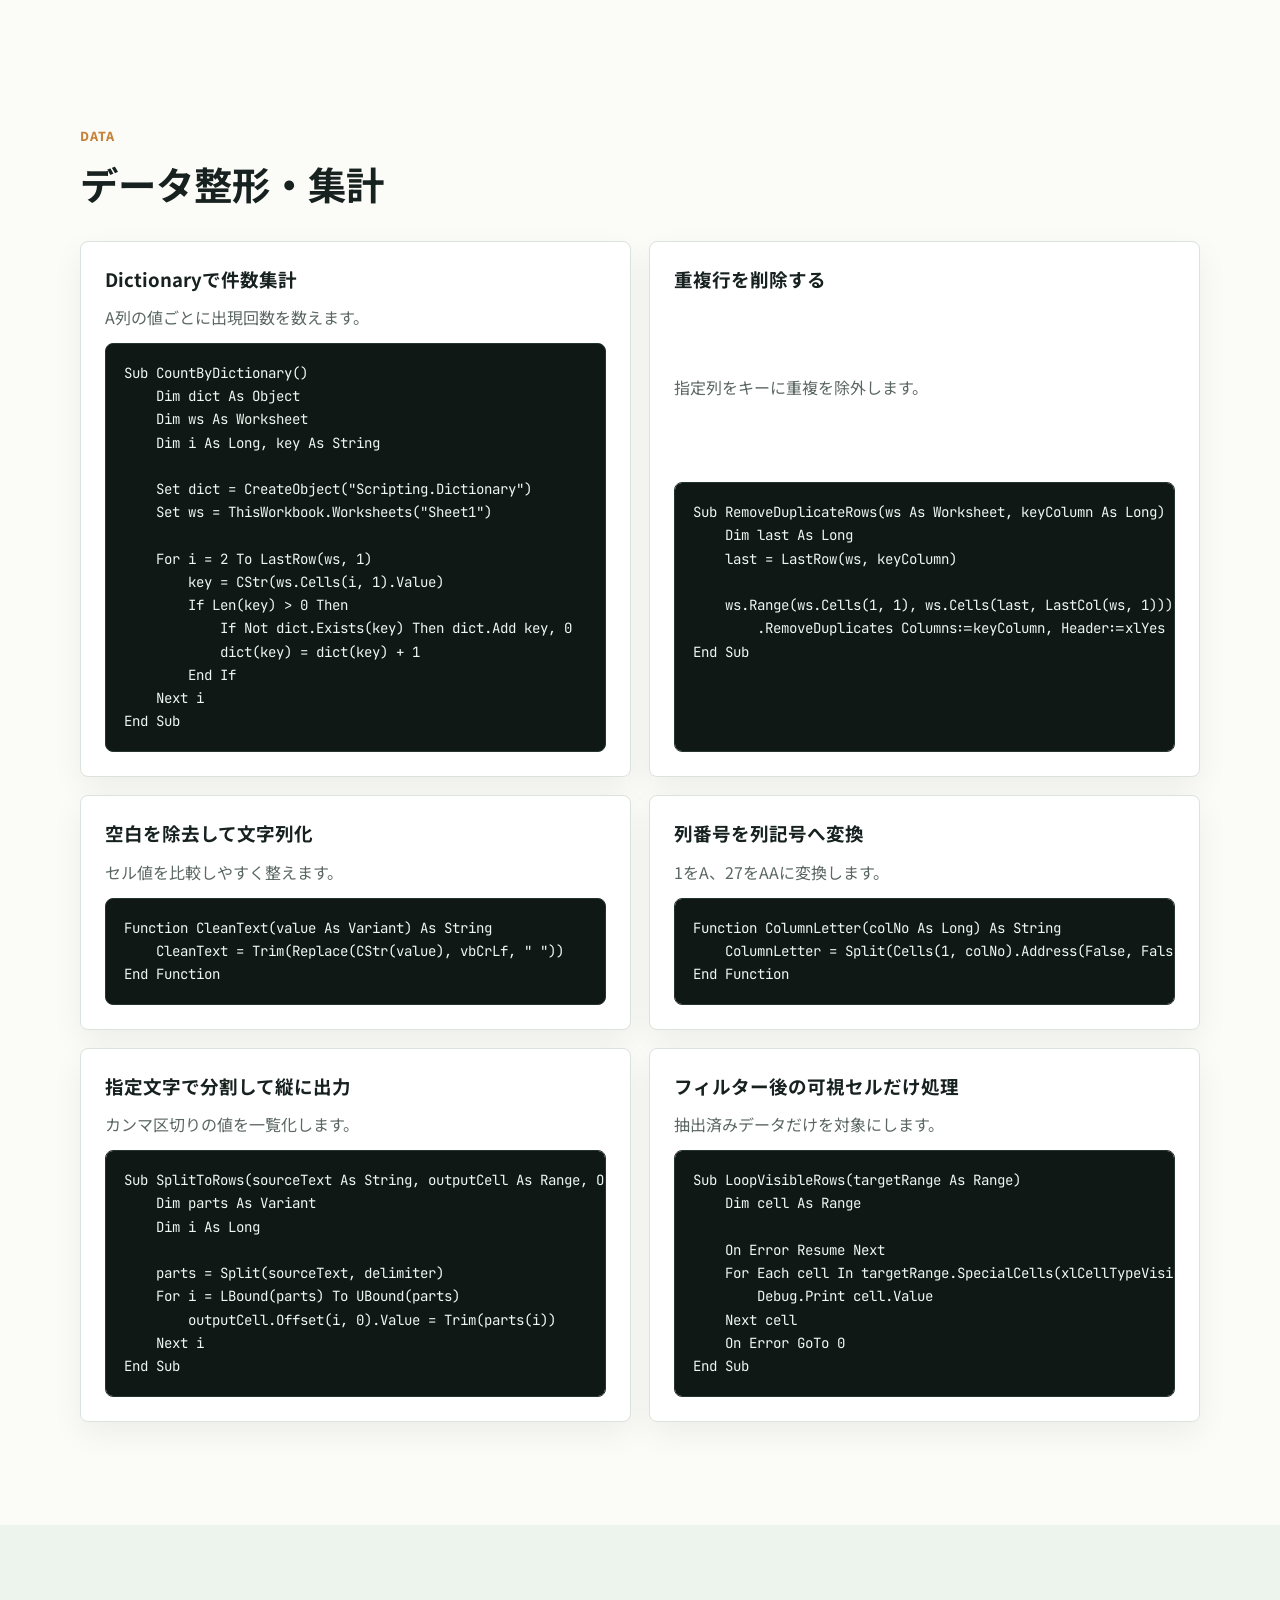
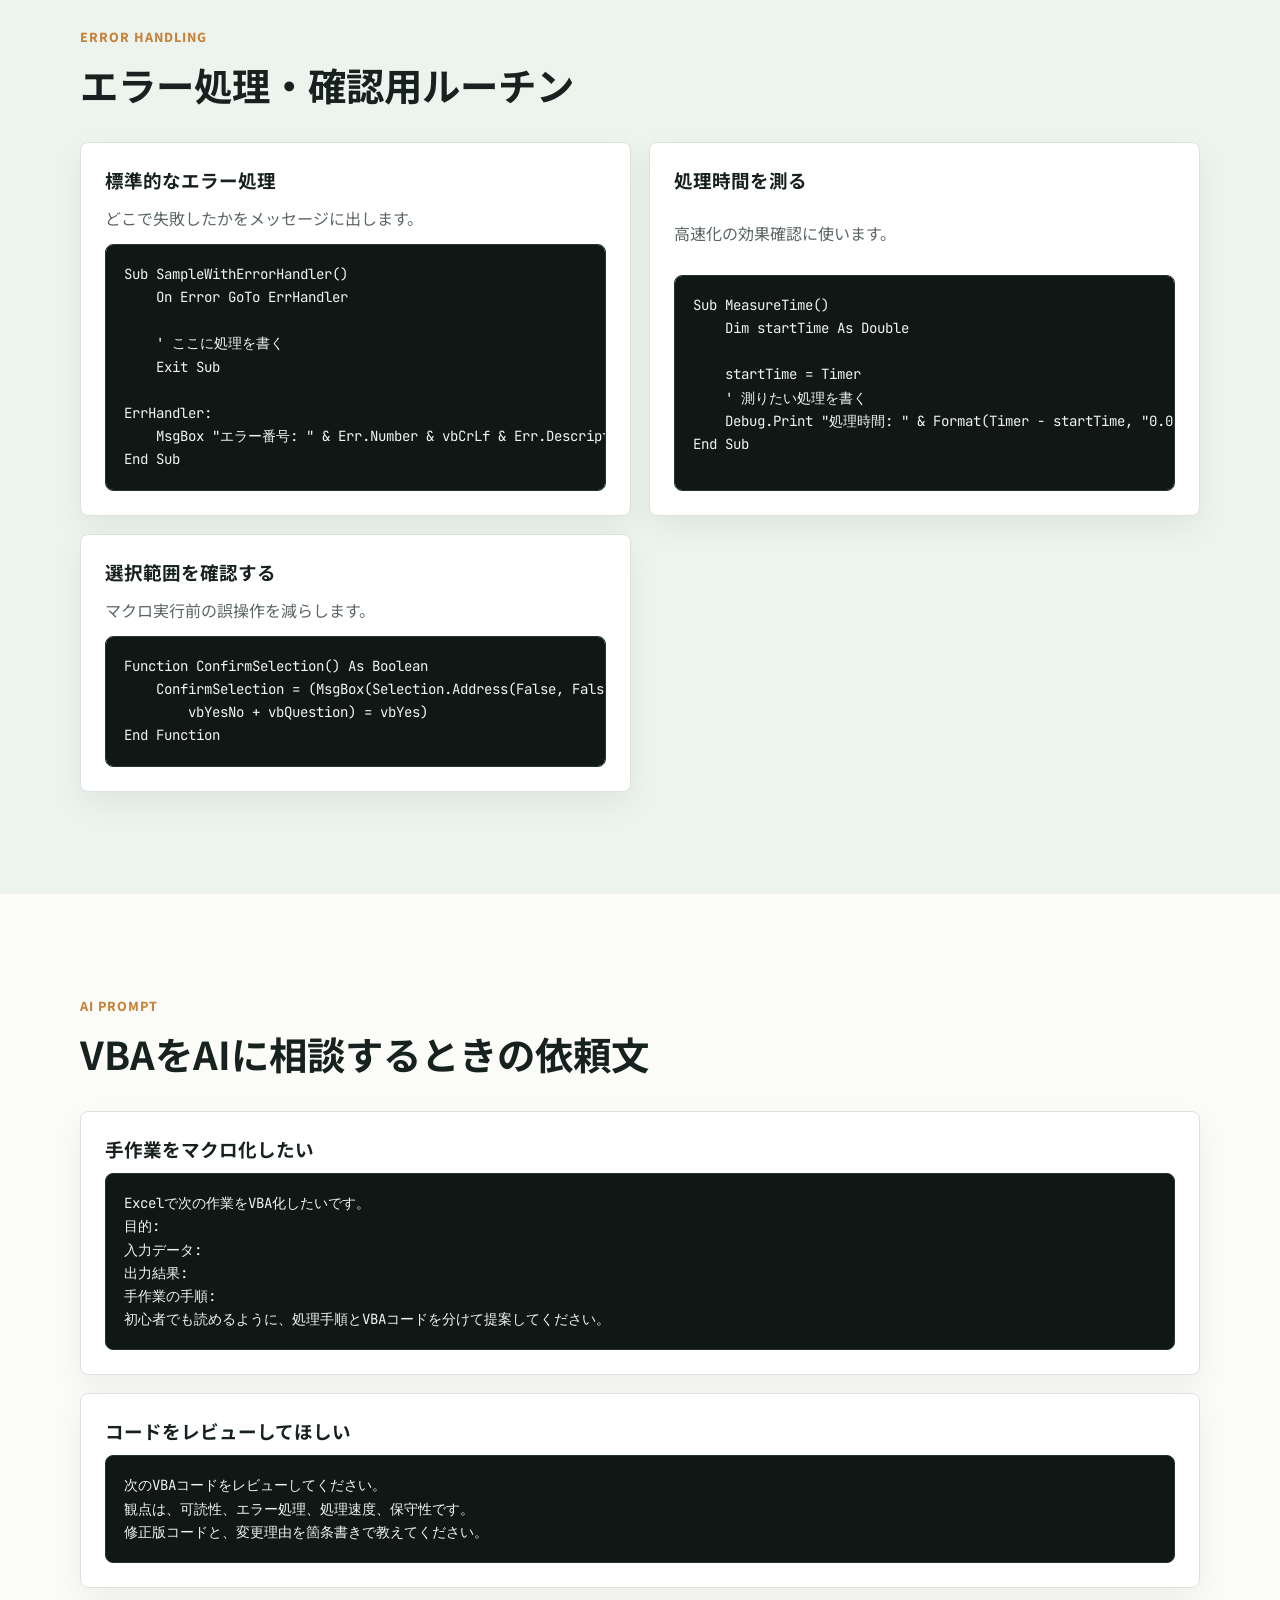
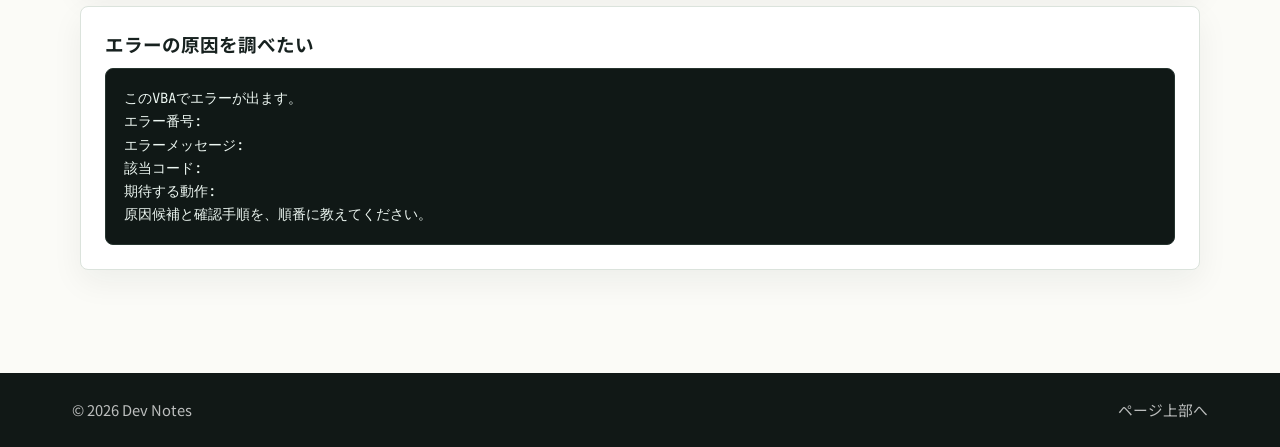
<file: vba.html>
<!doctype html>
<html lang="ja">
  <head>
    <meta charset="utf-8">
    <meta name="viewport" content="width=device-width, initial-scale=1">
    <meta name="description" content="Excel VBAでよく使う有用ルーチンとサンプルコードを逆引き形式でまとめます。">
    <title>Excel VBA 有用ルーチン集 | Dev Notes</title>
    <link rel="icon" href="assets/favicon.svg" type="image/svg+xml">
    <link rel="preconnect" href="https://fonts.googleapis.com">
    <link rel="preconnect" href="https://fonts.gstatic.com" crossorigin>
    <link href="https://fonts.googleapis.com/css2?family=Noto+Sans+JP:wght@400;500;700;800&family=JetBrains+Mono:wght@500;700&display=swap" rel="stylesheet">
    <link rel="stylesheet" href="styles.css">
  </head>
  <body>
    <header class="site-header page-header">
      <a class="brand" href="index.html#top" aria-label="Dev Notes ホーム">
        <span class="brand-mark">D</span>
        <span>Dev Notes</span>
      </a>
      <nav class="nav" aria-label="主要メニュー">
        <a href="#basics">基本</a>
        <a href="#files">ファイル</a>
        <a href="#csv">CSV</a>
        <a href="#data">データ</a>
        <a href="#ai">AIメモ</a>
        <a class="nav-cta" href="index.html">トップ</a>
      </nav>
      <button class="menu-button" type="button" aria-label="メニューを開く" aria-expanded="false">
        <span></span>
        <span></span>
        <span></span>
      </button>
    </header>

    <main>
      <section class="page-title" aria-labelledby="page-title">
        <div class="section-inner">
          <p class="section-kicker">Excel VBA Dictionary</p>
          <h1 id="page-title">Excel VBA 有用ルーチン集</h1>
          <p>
            よく使う処理を、小さな関数・Subとして再利用しやすい形で整理します。
            業務固有の内容は含めず、一般的なサンプルとして使える形にしています。
          </p>
        </div>
      </section>

      <section id="basics" class="section" aria-labelledby="basics-title">
        <div class="section-inner">
          <p class="section-kicker">Basics</p>
          <h2 id="basics-title">ブック・シート・セル操作</h2>
          <div class="snippet-grid">
            <article class="snippet-card">
              <h3>最終行を取得する</h3>
              <p>指定列の最後に値がある行番号を返します。</p>
              <pre><code>Function LastRow(ws As Worksheet, Optional col As Long = 1) As Long
    LastRow = ws.Cells(ws.Rows.Count, col).End(xlUp).Row
End Function</code></pre>
            </article>

            <article class="snippet-card">
              <h3>最終列を取得する</h3>
              <p>指定行の右端に値がある列番号を返します。</p>
              <pre><code>Function LastCol(ws As Worksheet, Optional rowNo As Long = 1) As Long
    LastCol = ws.Cells(rowNo, ws.Columns.Count).End(xlToLeft).Column
End Function</code></pre>
            </article>

            <article class="snippet-card">
              <h3>シート存在チェック</h3>
              <p>同じ名前のシートがあるか安全に判定します。</p>
              <pre><code>Function SheetExists(sheetName As String, Optional wb As Workbook) As Boolean
    Dim ws As Worksheet
    If wb Is Nothing Then Set wb = ThisWorkbook

    On Error Resume Next
    Set ws = wb.Worksheets(sheetName)
    On Error GoTo 0

    SheetExists = Not ws Is Nothing
End Function</code></pre>
            </article>

            <article class="snippet-card">
              <h3>シートを取得または作成</h3>
              <p>なければ新規作成して返します。</p>
              <pre><code>Function GetOrCreateSheet(sheetName As String, Optional wb As Workbook) As Worksheet
    If wb Is Nothing Then Set wb = ThisWorkbook

    If SheetExists(sheetName, wb) Then
        Set GetOrCreateSheet = wb.Worksheets(sheetName)
    Else
        Set GetOrCreateSheet = wb.Worksheets.Add(After:=wb.Worksheets(wb.Worksheets.Count))
        GetOrCreateSheet.Name = sheetName
    End If
End Function</code></pre>
            </article>

            <article class="snippet-card">
              <h3>画面更新を止めて高速化</h3>
              <p>重い処理の前後で使う基本形です。</p>
              <pre><code>Sub RunFast()
    On Error GoTo CleanUp
    Application.ScreenUpdating = False
    Application.EnableEvents = False
    Application.Calculation = xlCalculationManual

    ' ここに重い処理を書く

CleanUp:
    Application.Calculation = xlCalculationAutomatic
    Application.EnableEvents = True
    Application.ScreenUpdating = True
End Sub</code></pre>
            </article>

            <article class="snippet-card">
              <h3>範囲を配列で読む</h3>
              <p>セルを1つずつ読むより高速です。</p>
              <pre><code>Sub ReadRangeToArray()
    Dim ws As Worksheet
    Dim values As Variant

    Set ws = ThisWorkbook.Worksheets("Sheet1")
    values = ws.Range("A1").CurrentRegion.Value

    Debug.Print values(1, 1)
End Sub</code></pre>
            </article>
          </div>
        </div>
      </section>

      <section id="files" class="section muted" aria-labelledby="files-title">
        <div class="section-inner">
          <p class="section-kicker">Files</p>
          <h2 id="files-title">ファイル・フォルダ処理</h2>
          <div class="snippet-grid">
            <article class="snippet-card">
              <h3>フォルダを作成する</h3>
              <p>存在しない場合だけフォルダを作ります。</p>
              <pre><code>Sub EnsureFolder(folderPath As String)
    If Len(Dir(folderPath, vbDirectory)) = 0 Then
        MkDir folderPath
    End If
End Sub</code></pre>
            </article>

            <article class="snippet-card">
              <h3>ファイル存在チェック</h3>
              <p>指定パスにファイルがあるか確認します。</p>
              <pre><code>Function FileExists(filePath As String) As Boolean
    FileExists = (Len(Dir(filePath)) &gt; 0)
End Function</code></pre>
            </article>

            <article class="snippet-card">
              <h3>フォルダ内のExcelファイルを処理</h3>
              <p>拡張子を指定して順番に処理します。</p>
              <pre><code>Sub LoopExcelFiles(folderPath As String)
    Dim fileName As String

    If Right(folderPath, 1) &lt;&gt; "\" Then folderPath = folderPath &amp; "\"
    fileName = Dir(folderPath &amp; "*.xlsx")

    Do While fileName &lt;&gt; ""
        Debug.Print folderPath &amp; fileName
        fileName = Dir()
    Loop
End Sub</code></pre>
            </article>

            <article class="snippet-card">
              <h3>CSVとして保存する</h3>
              <p>指定シートを一時ブックにコピーしてCSV出力します。</p>
              <pre><code>Sub SaveSheetAsCsv(ws As Worksheet, csvPath As String)
    ws.Copy
    With ActiveWorkbook
        Application.DisplayAlerts = False
        .SaveAs Filename:=csvPath, FileFormat:=xlCSVUTF8
        .Close SaveChanges:=False
        Application.DisplayAlerts = True
    End With
End Sub</code></pre>
            </article>

            <article class="snippet-card">
              <h3>テキストファイルを一括読み込み</h3>
              <p>小さめのログや設定ファイルを読むときの基本形です。</p>
              <pre><code>Function ReadTextFile(filePath As String) As String
    Dim fileNo As Integer

    fileNo = FreeFile
    Open filePath For Input As #fileNo
    ReadTextFile = Input$(LOF(fileNo), fileNo)
    Close #fileNo
End Function</code></pre>
            </article>

            <article class="snippet-card">
              <h3>タイムスタンプ付きファイル名</h3>
              <p>出力ファイルの上書きを避けたいときに便利です。</p>
              <pre><code>Function TimestampName(prefix As String, ext As String) As String
    TimestampName = prefix &amp; "_" &amp; Format(Now, "yyyymmdd_hhnnss") &amp; "." &amp; ext
End Function</code></pre>
            </article>
          </div>
        </div>
      </section>

      <section id="csv" class="section" aria-labelledby="csv-title">
        <div class="section-inner">
          <p class="section-kicker">CSV</p>
          <h2 id="csv-title">CSV入力・出力・形式整形</h2>
          <div class="snippet-grid">
            <article class="snippet-card">
              <h3>CSVをUTF-8で開く</h3>
              <p>Workbooks.OpenTextを使い、カンマ区切りとして開きます。文字化け対策として文字コード指定を意識します。</p>
              <pre><code>Sub OpenCsvUtf8(csvPath As String)
    Workbooks.OpenText _
        Filename:=csvPath, _
        Origin:=65001, _
        DataType:=xlDelimited, _
        Comma:=True
End Sub</code></pre>
            </article>
            <article class="snippet-card">
              <h3>シートをCSV UTF-8で保存</h3>
              <p>対象シートだけを一時ブックにコピーし、CSVとして保存します。</p>
              <pre><code>Sub ExportSheetToCsvUtf8(ws As Worksheet, csvPath As String)
    ws.Copy
    With ActiveWorkbook
        Application.DisplayAlerts = False
        .SaveAs Filename:=csvPath, FileFormat:=xlCSVUTF8
        .Close SaveChanges:=False
        Application.DisplayAlerts = True
    End With
End Sub</code></pre>
            </article>
            <article class="snippet-card">
              <h3>CSV用に値をエスケープ</h3>
              <p>カンマ、改行、ダブルクォートを含む値を安全に出力します。</p>
              <pre><code>Function CsvEscape(value As Variant) As String
    Dim text As String
    text = CStr(value)
    text = Replace(text, """", """""")

    If InStr(text, ",") &gt; 0 Or InStr(text, vbLf) &gt; 0 Or InStr(text, """") &gt; 0 Then
        CsvEscape = """" &amp; text &amp; """"
    Else
        CsvEscape = text
    End If
End Function</code></pre>
            </article>
            <article class="snippet-card">
              <h3>範囲をCSV文字列へ変換</h3>
              <p>任意のRangeをCSV形式の文字列にします。</p>
              <pre><code>Function RangeToCsvText(target As Range) As String
    Dim r As Long, c As Long
    Dim line As String, result As String

    For r = 1 To target.Rows.Count
        line = ""
        For c = 1 To target.Columns.Count
            If c &gt; 1 Then line = line &amp; ","
            line = line &amp; CsvEscape(target.Cells(r, c).Value)
        Next c
        result = result &amp; line &amp; vbCrLf
    Next r

    RangeToCsvText = result
End Function</code></pre>
            </article>
            <article class="snippet-card">
              <h3>CSV出力前に列形式を整える</h3>
              <p>日付やIDが勝手に変換されないよう、必要な列は文字列形式にしてから値を書きます。</p>
              <pre><code>Sub FormatCsvColumns(ws As Worksheet)
    ws.Columns("A").NumberFormat = "@"
    ws.Columns("B").NumberFormat = "yyyy-mm-dd"
    ws.Columns("C").NumberFormat = "0.00"
End Sub</code></pre>
            </article>
            <article class="snippet-card">
              <h3>区切り文字と余分な空白を整える</h3>
              <p>取り込んだCSVの前後空白や全角スペースを簡単に整えます。</p>
              <pre><code>Function NormalizeCsvField(value As Variant) As String
    Dim text As String
    text = CStr(value)
    text = Replace(text, "　", " ")
    NormalizeCsvField = Trim(text)
End Function</code></pre>
            </article>
          </div>
        </div>
      </section>

      <section id="data" class="section" aria-labelledby="data-title">
        <div class="section-inner">
          <p class="section-kicker">Data</p>
          <h2 id="data-title">データ整形・集計</h2>
          <div class="snippet-grid">
            <article class="snippet-card">
              <h3>Dictionaryで件数集計</h3>
              <p>A列の値ごとに出現回数を数えます。</p>
              <pre><code>Sub CountByDictionary()
    Dim dict As Object
    Dim ws As Worksheet
    Dim i As Long, key As String

    Set dict = CreateObject("Scripting.Dictionary")
    Set ws = ThisWorkbook.Worksheets("Sheet1")

    For i = 2 To LastRow(ws, 1)
        key = CStr(ws.Cells(i, 1).Value)
        If Len(key) &gt; 0 Then
            If Not dict.Exists(key) Then dict.Add key, 0
            dict(key) = dict(key) + 1
        End If
    Next i
End Sub</code></pre>
            </article>

            <article class="snippet-card">
              <h3>重複行を削除する</h3>
              <p>指定列をキーに重複を除外します。</p>
              <pre><code>Sub RemoveDuplicateRows(ws As Worksheet, keyColumn As Long)
    Dim last As Long
    last = LastRow(ws, keyColumn)

    ws.Range(ws.Cells(1, 1), ws.Cells(last, LastCol(ws, 1))) _
        .RemoveDuplicates Columns:=keyColumn, Header:=xlYes
End Sub</code></pre>
            </article>

            <article class="snippet-card">
              <h3>空白を除去して文字列化</h3>
              <p>セル値を比較しやすく整えます。</p>
              <pre><code>Function CleanText(value As Variant) As String
    CleanText = Trim(Replace(CStr(value), vbCrLf, " "))
End Function</code></pre>
            </article>

            <article class="snippet-card">
              <h3>列番号を列記号へ変換</h3>
              <p>1をA、27をAAに変換します。</p>
              <pre><code>Function ColumnLetter(colNo As Long) As String
    ColumnLetter = Split(Cells(1, colNo).Address(False, False), "$")(0)
End Function</code></pre>
            </article>

            <article class="snippet-card">
              <h3>指定文字で分割して縦に出力</h3>
              <p>カンマ区切りの値を一覧化します。</p>
              <pre><code>Sub SplitToRows(sourceText As String, outputCell As Range, Optional delimiter As String = ",")
    Dim parts As Variant
    Dim i As Long

    parts = Split(sourceText, delimiter)
    For i = LBound(parts) To UBound(parts)
        outputCell.Offset(i, 0).Value = Trim(parts(i))
    Next i
End Sub</code></pre>
            </article>

            <article class="snippet-card">
              <h3>フィルター後の可視セルだけ処理</h3>
              <p>抽出済みデータだけを対象にします。</p>
              <pre><code>Sub LoopVisibleRows(targetRange As Range)
    Dim cell As Range

    On Error Resume Next
    For Each cell In targetRange.SpecialCells(xlCellTypeVisible)
        Debug.Print cell.Value
    Next cell
    On Error GoTo 0
End Sub</code></pre>
            </article>
          </div>
        </div>
      </section>

      <section id="errors" class="section muted" aria-labelledby="errors-title">
        <div class="section-inner">
          <p class="section-kicker">Error Handling</p>
          <h2 id="errors-title">エラー処理・確認用ルーチン</h2>
          <div class="snippet-grid">
            <article class="snippet-card">
              <h3>標準的なエラー処理</h3>
              <p>どこで失敗したかをメッセージに出します。</p>
              <pre><code>Sub SampleWithErrorHandler()
    On Error GoTo ErrHandler

    ' ここに処理を書く
    Exit Sub

ErrHandler:
    MsgBox "エラー番号: " &amp; Err.Number &amp; vbCrLf &amp; Err.Description, vbExclamation
End Sub</code></pre>
            </article>

            <article class="snippet-card">
              <h3>処理時間を測る</h3>
              <p>高速化の効果確認に使います。</p>
              <pre><code>Sub MeasureTime()
    Dim startTime As Double

    startTime = Timer
    ' 測りたい処理を書く
    Debug.Print "処理時間: " &amp; Format(Timer - startTime, "0.00") &amp; " 秒"
End Sub</code></pre>
            </article>

            <article class="snippet-card">
              <h3>選択範囲を確認する</h3>
              <p>マクロ実行前の誤操作を減らします。</p>
              <pre><code>Function ConfirmSelection() As Boolean
    ConfirmSelection = (MsgBox(Selection.Address(False, False) &amp; " を処理しますか？", _
        vbYesNo + vbQuestion) = vbYes)
End Function</code></pre>
            </article>
          </div>
        </div>
      </section>

      <section id="ai" class="section" aria-labelledby="ai-title">
        <div class="section-inner">
          <p class="section-kicker">AI Prompt</p>
          <h2 id="ai-title">VBAをAIに相談するときの依頼文</h2>
          <div class="prompt-list">
            <article>
              <h3>手作業をマクロ化したい</h3>
              <pre><code>Excelで次の作業をVBA化したいです。
目的:
入力データ:
出力結果:
手作業の手順:
初心者でも読めるように、処理手順とVBAコードを分けて提案してください。</code></pre>
            </article>
            <article>
              <h3>コードをレビューしてほしい</h3>
              <pre><code>次のVBAコードをレビューしてください。
観点は、可読性、エラー処理、処理速度、保守性です。
修正版コードと、変更理由を箇条書きで教えてください。</code></pre>
            </article>
            <article>
              <h3>エラーの原因を調べたい</h3>
              <pre><code>このVBAでエラーが出ます。
エラー番号:
エラーメッセージ:
該当コード:
期待する動作:
原因候補と確認手順を、順番に教えてください。</code></pre>
            </article>
          </div>
        </div>
      </section>
    </main>

    <footer class="site-footer">
      <span>&copy; 2026 Dev Notes</span>
      <a href="#top">ページ上部へ</a>
    </footer>

    <script src="script.js"></script>
  </body>
</html>
</file>
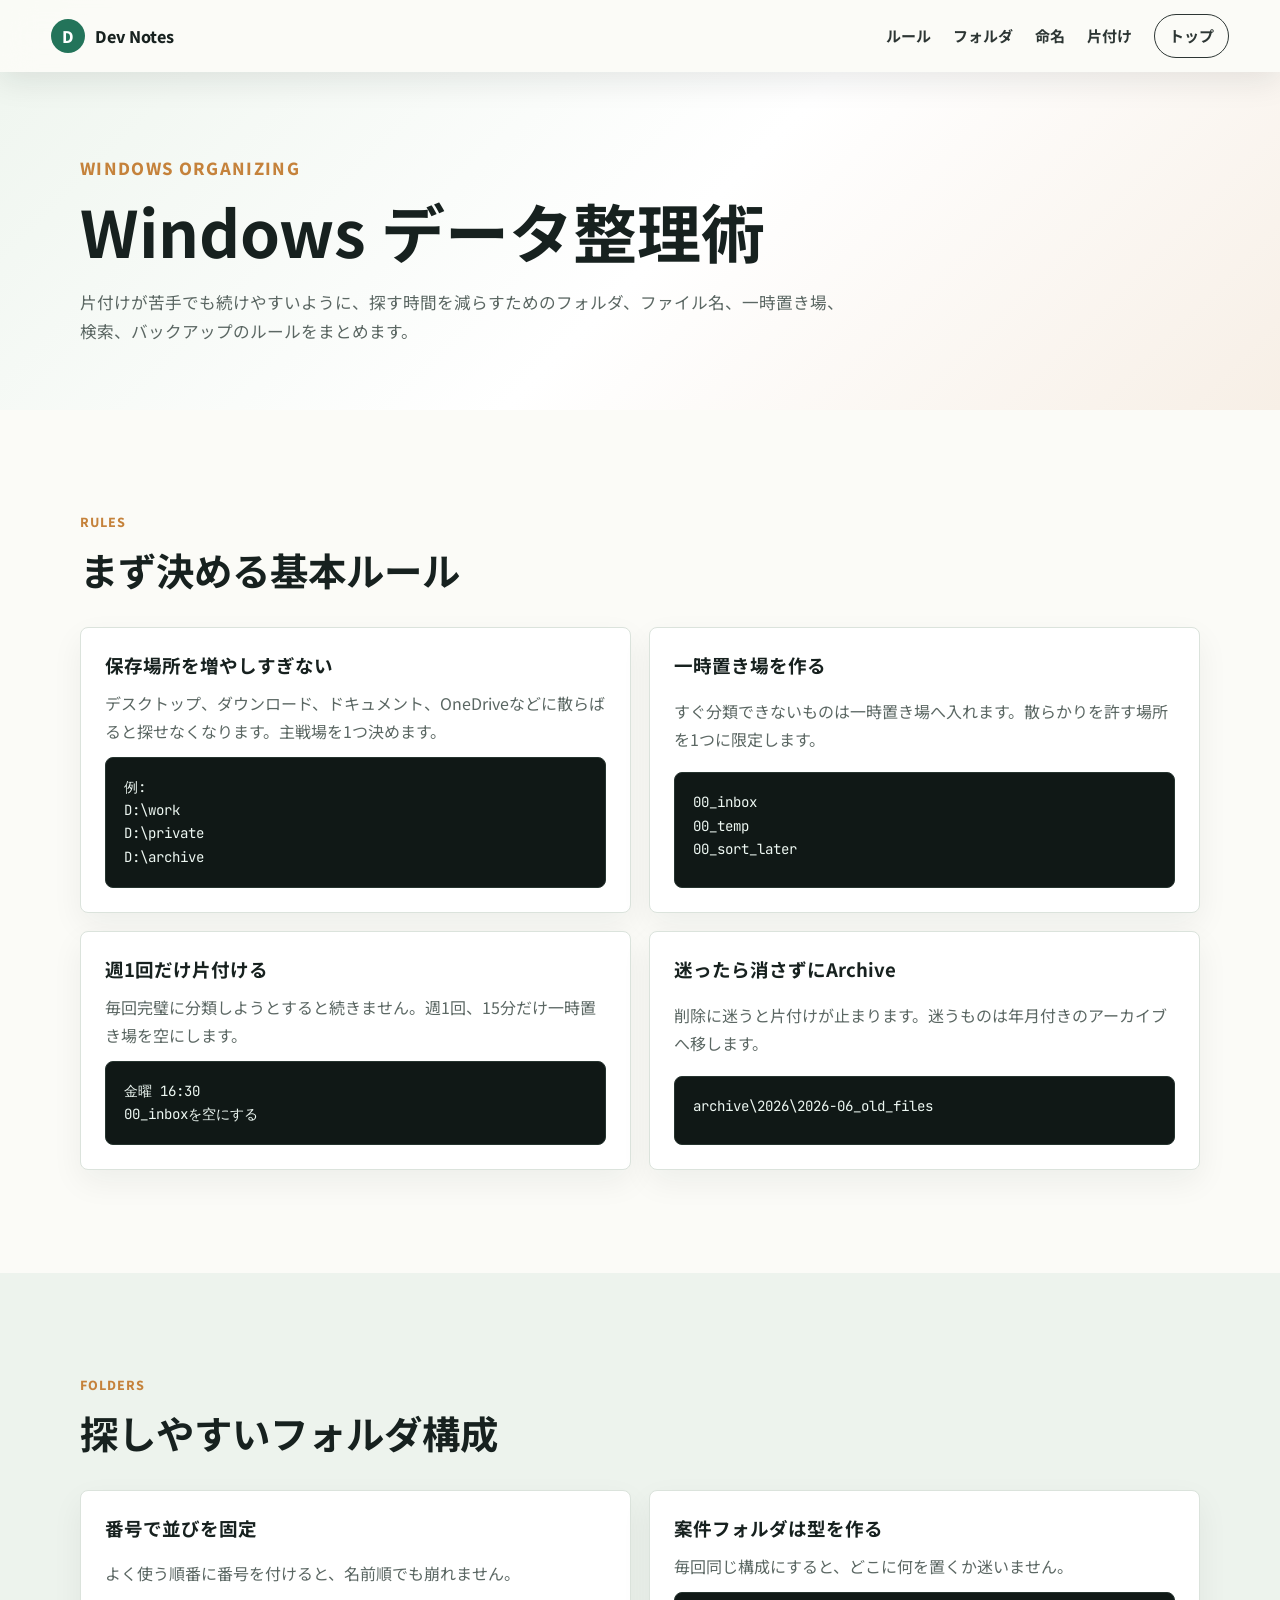
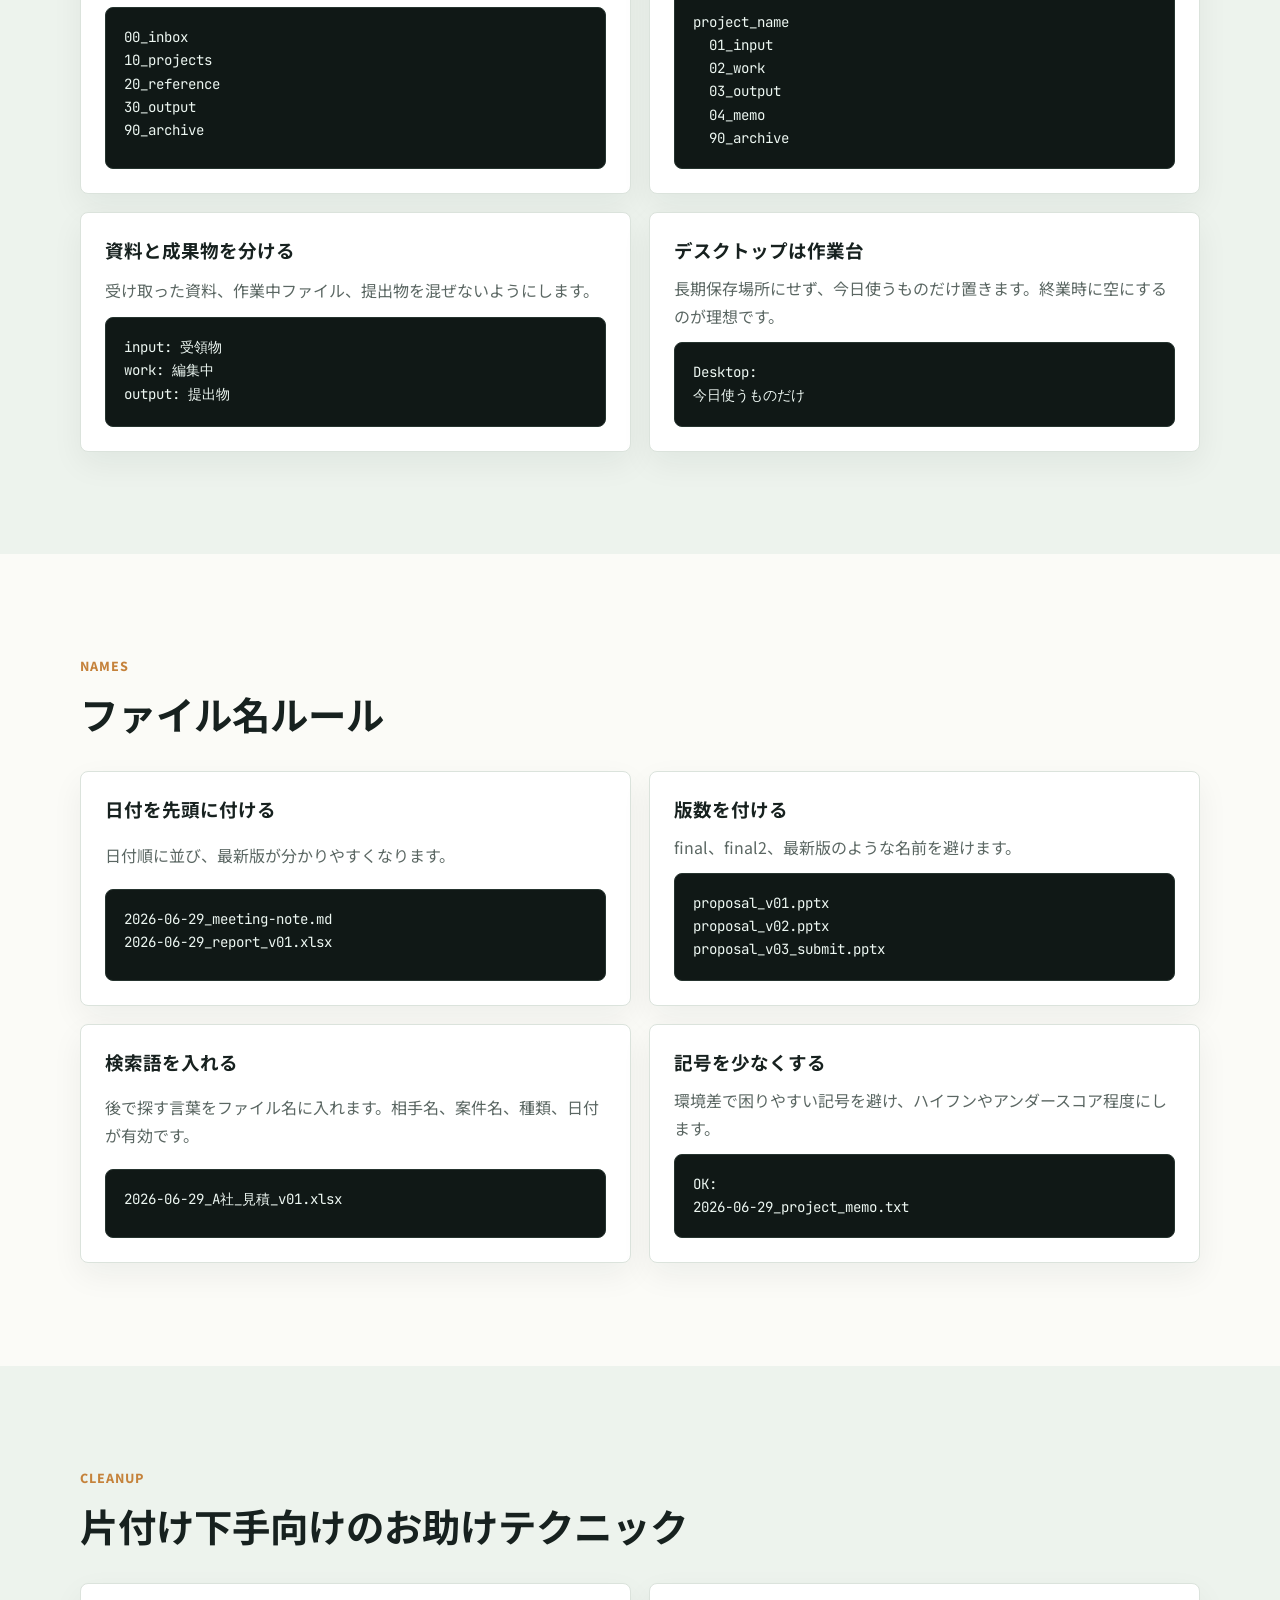
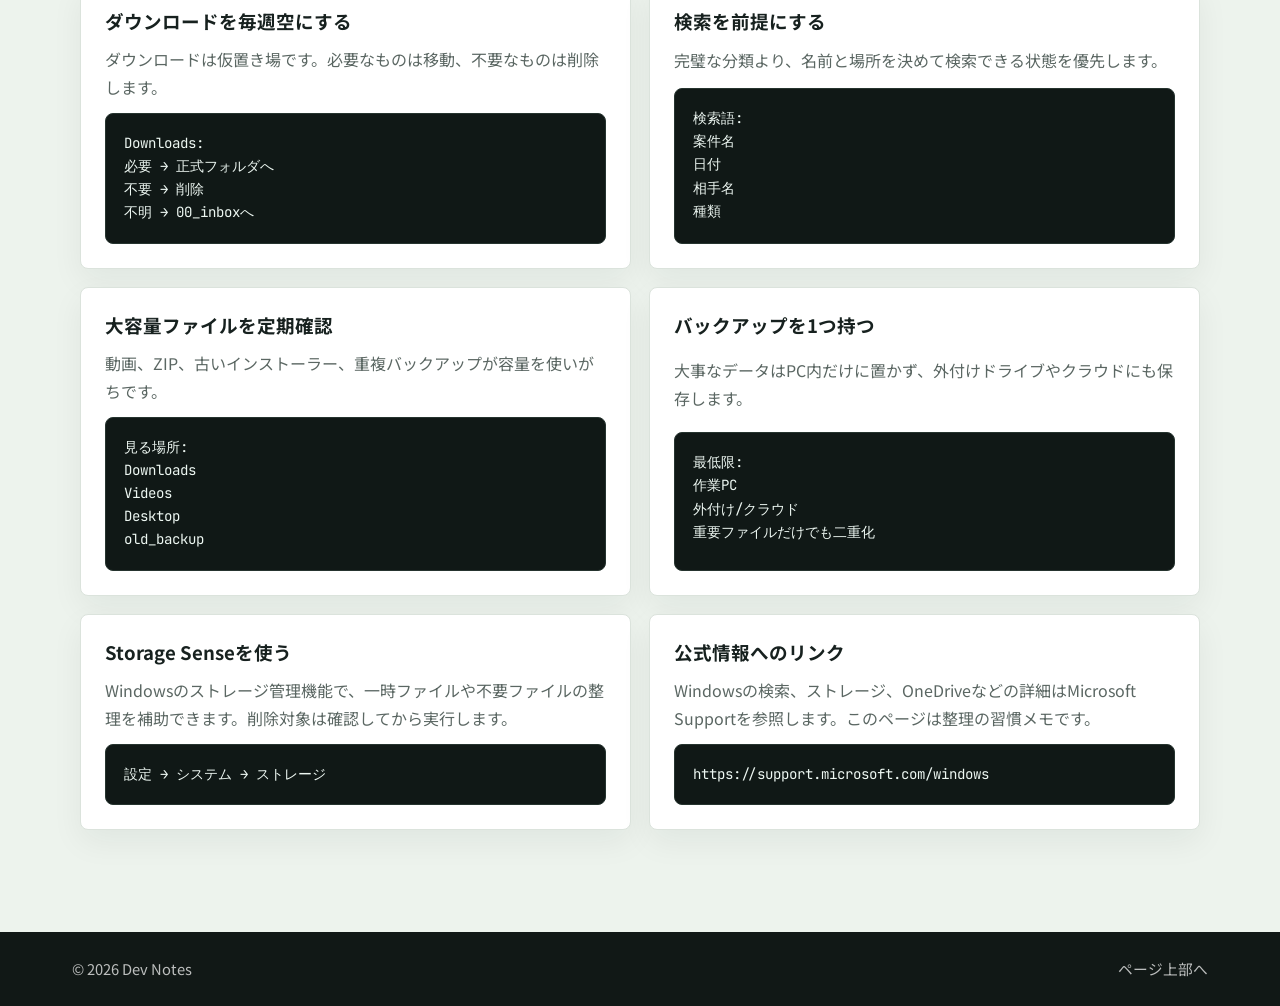
<file: windows-organize.html>
<!doctype html>
<html lang="ja">
  <head>
    <meta charset="utf-8">
    <meta name="viewport" content="width=device-width, initial-scale=1">
    <meta name="description" content="Windowsでデータを効率よく整理する方法、フォルダ構成、ファイル名、一時置き場、検索、バックアップのコツをまとめます。">
    <title>Windows データ整理術 | Dev Notes</title>
    <link rel="icon" href="assets/favicon.svg" type="image/svg+xml">
    <link rel="preconnect" href="https://fonts.googleapis.com">
    <link rel="preconnect" href="https://fonts.gstatic.com" crossorigin>
    <link href="https://fonts.googleapis.com/css2?family=Noto+Sans+JP:wght@400;500;700;800&family=JetBrains+Mono:wght@500;700&display=swap" rel="stylesheet">
    <link rel="stylesheet" href="styles.css">
  </head>
  <body>
    <header class="site-header page-header">
      <a class="brand" href="index.html#top" aria-label="Dev Notes ホーム"><span class="brand-mark">D</span><span>Dev Notes</span></a>
      <nav class="nav" aria-label="主要メニュー"><a href="#rules">ルール</a><a href="#folders">フォルダ</a><a href="#names">命名</a><a href="#cleanup">片付け</a><a class="nav-cta" href="index.html">トップ</a></nav>
      <button class="menu-button" type="button" aria-label="メニューを開く" aria-expanded="false"><span></span><span></span><span></span></button>
    </header>
    <main>
      <section class="page-title" aria-labelledby="page-title"><div class="section-inner"><p class="section-kicker">Windows Organizing</p><h1 id="page-title">Windows データ整理術</h1><p>片付けが苦手でも続けやすいように、探す時間を減らすためのフォルダ、ファイル名、一時置き場、検索、バックアップのルールをまとめます。</p></div></section>
      <section id="rules" class="section"><div class="section-inner"><p class="section-kicker">Rules</p><h2>まず決める基本ルール</h2><div class="snippet-grid">
        <article class="snippet-card"><h3>保存場所を増やしすぎない</h3><p>デスクトップ、ダウンロード、ドキュメント、OneDriveなどに散らばると探せなくなります。主戦場を1つ決めます。</p><pre><code>例:
D:\work
D:\private
D:\archive</code></pre></article>
        <article class="snippet-card"><h3>一時置き場を作る</h3><p>すぐ分類できないものは一時置き場へ入れます。散らかりを許す場所を1つに限定します。</p><pre><code>00_inbox
00_temp
00_sort_later</code></pre></article>
        <article class="snippet-card"><h3>週1回だけ片付ける</h3><p>毎回完璧に分類しようとすると続きません。週1回、15分だけ一時置き場を空にします。</p><pre><code>金曜 16:30
00_inboxを空にする</code></pre></article>
        <article class="snippet-card"><h3>迷ったら消さずにArchive</h3><p>削除に迷うと片付けが止まります。迷うものは年月付きのアーカイブへ移します。</p><pre><code>archive\2026\2026-06_old_files</code></pre></article>
      </div></div></section>
      <section id="folders" class="section muted"><div class="section-inner"><p class="section-kicker">Folders</p><h2>探しやすいフォルダ構成</h2><div class="snippet-grid">
        <article class="snippet-card"><h3>番号で並びを固定</h3><p>よく使う順番に番号を付けると、名前順でも崩れません。</p><pre><code>00_inbox
10_projects
20_reference
30_output
90_archive</code></pre></article>
        <article class="snippet-card"><h3>案件フォルダは型を作る</h3><p>毎回同じ構成にすると、どこに何を置くか迷いません。</p><pre><code>project_name
  01_input
  02_work
  03_output
  04_memo
  90_archive</code></pre></article>
        <article class="snippet-card"><h3>資料と成果物を分ける</h3><p>受け取った資料、作業中ファイル、提出物を混ぜないようにします。</p><pre><code>input: 受領物
work: 編集中
output: 提出物</code></pre></article>
        <article class="snippet-card"><h3>デスクトップは作業台</h3><p>長期保存場所にせず、今日使うものだけ置きます。終業時に空にするのが理想です。</p><pre><code>Desktop:
今日使うものだけ</code></pre></article>
      </div></div></section>
      <section id="names" class="section"><div class="section-inner"><p class="section-kicker">Names</p><h2>ファイル名ルール</h2><div class="snippet-grid">
        <article class="snippet-card"><h3>日付を先頭に付ける</h3><p>日付順に並び、最新版が分かりやすくなります。</p><pre><code>2026-06-29_meeting-note.md
2026-06-29_report_v01.xlsx</code></pre></article>
        <article class="snippet-card"><h3>版数を付ける</h3><p>final、final2、最新版のような名前を避けます。</p><pre><code>proposal_v01.pptx
proposal_v02.pptx
proposal_v03_submit.pptx</code></pre></article>
        <article class="snippet-card"><h3>検索語を入れる</h3><p>後で探す言葉をファイル名に入れます。相手名、案件名、種類、日付が有効です。</p><pre><code>2026-06-29_A社_見積_v01.xlsx</code></pre></article>
        <article class="snippet-card"><h3>記号を少なくする</h3><p>環境差で困りやすい記号を避け、ハイフンやアンダースコア程度にします。</p><pre><code>OK:
2026-06-29_project_memo.txt</code></pre></article>
      </div></div></section>
      <section id="cleanup" class="section muted"><div class="section-inner"><p class="section-kicker">Cleanup</p><h2>片付け下手向けのお助けテクニック</h2><div class="snippet-grid">
        <article class="snippet-card"><h3>ダウンロードを毎週空にする</h3><p>ダウンロードは仮置き場です。必要なものは移動、不要なものは削除します。</p><pre><code>Downloads:
必要 → 正式フォルダへ
不要 → 削除
不明 → 00_inboxへ</code></pre></article>
        <article class="snippet-card"><h3>検索を前提にする</h3><p>完璧な分類より、名前と場所を決めて検索できる状態を優先します。</p><pre><code>検索語:
案件名
日付
相手名
種類</code></pre></article>
        <article class="snippet-card"><h3>大容量ファイルを定期確認</h3><p>動画、ZIP、古いインストーラー、重複バックアップが容量を使いがちです。</p><pre><code>見る場所:
Downloads
Videos
Desktop
old_backup</code></pre></article>
        <article class="snippet-card"><h3>バックアップを1つ持つ</h3><p>大事なデータはPC内だけに置かず、外付けドライブやクラウドにも保存します。</p><pre><code>最低限:
作業PC
外付け/クラウド
重要ファイルだけでも二重化</code></pre></article>
        <article class="snippet-card"><h3>Storage Senseを使う</h3><p>Windowsのストレージ管理機能で、一時ファイルや不要ファイルの整理を補助できます。削除対象は確認してから実行します。</p><pre><code>設定 → システム → ストレージ</code></pre></article>
        <article class="snippet-card"><h3>公式情報へのリンク</h3><p>Windowsの検索、ストレージ、OneDriveなどの詳細はMicrosoft Supportを参照します。このページは整理の習慣メモです。</p><pre><code>https://support.microsoft.com/windows</code></pre></article>
      </div></div></section>
    </main>
    <footer class="site-footer"><span>&copy; 2026 Dev Notes</span><a href="#top">ページ上部へ</a></footer>
    <script src="script.js"></script>
  </body>
</html>
</file>
<file: styles.css>
:root {
  --ink: #17211f;
  --muted-ink: #5b6763;
  --paper: #fbfbf7;
  --soft: #edf3ed;
  --line: #dbe3dc;
  --brand: #23745a;
  --brand-dark: #155542;
  --accent: #c5823b;
  --code: #101816;
  --code-line: #26342f;
  --white: #ffffff;
  --shadow: 0 20px 60px rgba(22, 33, 31, 0.14);
}

* {
  box-sizing: border-box;
}

html {
  scroll-behavior: smooth;
}

body {
  margin: 0;
  color: var(--ink);
  background: var(--paper);
  font-family: "Noto Sans JP", system-ui, -apple-system, BlinkMacSystemFont, "Segoe UI", sans-serif;
  line-height: 1.75;
}

a {
  color: inherit;
  text-decoration: none;
}

.site-header {
  position: fixed;
  z-index: 20;
  top: 0;
  right: 0;
  left: 0;
  display: flex;
  align-items: center;
  justify-content: space-between;
  gap: 24px;
  min-height: 72px;
  padding: 14px clamp(18px, 4vw, 56px);
  color: var(--white);
  transition: background 180ms ease, box-shadow 180ms ease, color 180ms ease;
}

.site-header.scrolled,
.site-header.menu-open,
.site-header.page-header {
  color: var(--ink);
  background: rgba(251, 251, 247, 0.94);
  box-shadow: 0 8px 32px rgba(20, 31, 29, 0.1);
  backdrop-filter: blur(16px);
}

.brand {
  display: inline-flex;
  align-items: center;
  gap: 10px;
  font-weight: 800;
  letter-spacing: 0;
}

.brand-mark {
  display: grid;
  width: 34px;
  height: 34px;
  place-items: center;
  border-radius: 50%;
  background: var(--brand);
  color: var(--white);
  font-weight: 800;
}

.nav {
  display: flex;
  align-items: center;
  gap: 22px;
  font-size: 0.94rem;
  font-weight: 700;
}

.nav a {
  opacity: 0.9;
}

.nav a:hover {
  opacity: 1;
}

.nav-cta {
  padding: 8px 14px;
  border: 1px solid currentColor;
  border-radius: 999px;
}

.menu-button {
  display: none;
  width: 42px;
  height: 42px;
  padding: 10px;
  border: 0;
  border-radius: 50%;
  background: rgba(255, 255, 255, 0.16);
  color: currentColor;
}

.menu-button span {
  display: block;
  height: 2px;
  margin: 5px 0;
  background: currentColor;
}

.hero {
  position: relative;
  display: grid;
  min-height: 92vh;
  overflow: hidden;
  align-items: end;
  padding: 128px clamp(18px, 6vw, 72px) 84px;
  color: var(--white);
}

.hero-image,
.hero-overlay {
  position: absolute;
  inset: 0;
  width: 100%;
  height: 100%;
}

.hero-image {
  object-fit: cover;
}

.hero-overlay {
  background:
    linear-gradient(90deg, rgba(12, 19, 18, 0.82) 0%, rgba(12, 19, 18, 0.62) 42%, rgba(12, 19, 18, 0.12) 100%),
    linear-gradient(0deg, rgba(12, 19, 18, 0.62) 0%, rgba(12, 19, 18, 0) 42%);
}

.hero-content {
  position: relative;
  z-index: 2;
  width: min(720px, 100%);
}

.eyebrow,
.section-kicker {
  margin: 0 0 12px;
  color: var(--accent);
  font-size: 0.78rem;
  font-weight: 800;
  letter-spacing: 0.08em;
  text-transform: uppercase;
}

.hero h1 {
  margin: 0;
  font-size: clamp(2.35rem, 6vw, 5rem);
  line-height: 1.08;
  letter-spacing: 0;
}

.hero-copy {
  max-width: 660px;
  margin: 24px 0 0;
  color: rgba(255, 255, 255, 0.88);
  font-size: clamp(1rem, 2vw, 1.12rem);
}

.hero-actions {
  display: flex;
  flex-wrap: wrap;
  gap: 12px;
  margin-top: 34px;
}

.button {
  display: inline-flex;
  align-items: center;
  justify-content: center;
  min-height: 48px;
  padding: 12px 20px;
  border: 1px solid transparent;
  border-radius: 999px;
  font-weight: 800;
  line-height: 1.2;
}

.button.primary {
  background: var(--brand);
  color: var(--white);
}

.button.primary:hover {
  background: var(--brand-dark);
}

.button.secondary {
  border-color: rgba(255, 255, 255, 0.74);
  color: var(--white);
}

.section,
.band,
.contact {
  padding: clamp(64px, 8vw, 112px) clamp(18px, 6vw, 72px);
}

.section-inner {
  width: min(1120px, 100%);
  margin: 0 auto;
}

.two-column,
.price-layout,
.contact-inner {
  display: grid;
  grid-template-columns: minmax(0, 0.9fr) minmax(0, 1.1fr);
  gap: clamp(28px, 6vw, 72px);
  align-items: center;
}

.band {
  background: var(--white);
}

.muted {
  background: var(--soft);
}

h2 {
  margin: 0;
  font-size: clamp(1.75rem, 3vw, 3rem);
  line-height: 1.22;
  letter-spacing: 0;
}

h3 {
  margin: 18px 0 8px;
  font-size: 1.16rem;
  line-height: 1.35;
}

p {
  margin: 0;
  color: var(--muted-ink);
}

.feature-grid {
  display: grid;
  grid-template-columns: repeat(auto-fit, minmax(230px, 1fr));
  gap: 18px;
  margin-top: 34px;
}

.feature-card {
  min-height: 260px;
  padding: 28px;
  border: 1px solid var(--line);
  border-radius: 8px;
  background: var(--white);
  box-shadow: 0 12px 32px rgba(22, 33, 31, 0.06);
}

.feature-card .text-link {
  display: inline-block;
  margin-top: 18px;
}

.icon {
  display: inline-flex;
  align-items: center;
  justify-content: center;
  width: 42px;
  height: 42px;
  border-radius: 50%;
  background: var(--soft);
  color: var(--brand-dark);
  font-size: 0.78rem;
  font-weight: 800;
}

.price-panel {
  padding: 30px;
  border-radius: 8px;
  background: var(--white);
  box-shadow: var(--shadow);
}

dl {
  display: grid;
  gap: 18px;
  margin: 0;
}

dl div {
  display: grid;
  grid-template-columns: 150px 1fr;
  gap: 16px;
  padding-bottom: 18px;
  border-bottom: 1px solid var(--line);
}

dl div:last-child {
  padding-bottom: 0;
  border-bottom: 0;
}

dt {
  color: var(--muted-ink);
  font-weight: 700;
}

dd {
  margin: 0;
  font-weight: 800;
}

.steps {
  display: grid;
  grid-template-columns: repeat(3, minmax(0, 1fr));
  gap: 18px;
  margin: 34px 0 0;
  padding: 0;
  list-style: none;
  counter-reset: steps;
}

.steps li {
  position: relative;
  min-height: 210px;
  padding: 28px;
  border-left: 4px solid var(--brand);
  background: var(--white);
  box-shadow: 0 12px 32px rgba(22, 33, 31, 0.06);
  counter-increment: steps;
}

.steps li::before {
  content: counter(steps, decimal-leading-zero);
  display: block;
  margin-bottom: 24px;
  color: var(--accent);
  font-weight: 800;
}

.steps strong,
.steps span {
  display: block;
}

.steps span {
  margin-top: 8px;
  color: var(--muted-ink);
}

.contact {
  background: var(--ink);
  color: var(--white);
}

.contact p {
  color: rgba(255, 255, 255, 0.75);
}

.page-title {
  padding: 132px clamp(18px, 6vw, 72px) 64px;
  background: linear-gradient(135deg, #eef5ee 0%, #ffffff 54%, #f7efe6 100%);
}

.page-title h1 {
  max-width: 880px;
  margin: 0;
  font-size: clamp(2.2rem, 5vw, 4.5rem);
  line-height: 1.1;
  letter-spacing: 0;
}

.page-title p {
  max-width: 780px;
  margin-top: 22px;
  font-size: 1.04rem;
}

.note-list {
  display: grid;
  gap: 16px;
}

.note-list p {
  padding-left: 18px;
  border-left: 4px solid var(--brand);
}

.article-preview {
  display: flex;
  align-items: center;
  justify-content: space-between;
  gap: 28px;
  margin-top: 30px;
  padding: 30px;
  border: 1px solid var(--line);
  border-radius: 8px;
  background: var(--white);
  box-shadow: 0 12px 32px rgba(22, 33, 31, 0.06);
}

.article-preview h3 {
  margin-top: 0;
}

.text-link {
  color: var(--brand-dark);
  font-weight: 800;
  text-decoration: underline;
  text-decoration-thickness: 2px;
  text-underline-offset: 4px;
}

.snippet-grid {
  display: grid;
  grid-template-columns: repeat(2, minmax(0, 1fr));
  gap: 18px;
  margin-top: 34px;
}

.snippet-card,
.prompt-list article {
  display: grid;
  gap: 12px;
  min-width: 0;
  padding: 24px;
  border: 1px solid var(--line);
  border-radius: 8px;
  background: var(--white);
  box-shadow: 0 12px 32px rgba(22, 33, 31, 0.06);
}

.snippet-card h3,
.prompt-list h3 {
  margin: 0;
}

pre {
  min-width: 0;
  max-width: 100%;
  margin: 0;
  overflow-x: auto;
  border: 1px solid var(--code-line);
  border-radius: 8px;
  background: var(--code);
}

code {
  font-family: "JetBrains Mono", Consolas, "Courier New", monospace;
}

pre code {
  display: block;
  width: max-content;
  min-width: 100%;
  padding: 18px;
  color: #edf7f2;
  font-size: 0.88rem;
  line-height: 1.65;
  white-space: pre;
}

.prompt-list {
  display: grid;
  gap: 18px;
  margin-top: 34px;
}

.site-footer {
  display: flex;
  align-items: center;
  justify-content: space-between;
  gap: 18px;
  padding: 24px clamp(18px, 6vw, 72px);
  background: #111816;
  color: rgba(255, 255, 255, 0.72);
  font-size: 0.92rem;
}

@media (max-width: 820px) {
  .site-header {
    min-height: 64px;
  }

  .menu-button {
    display: block;
  }

  .nav {
    position: absolute;
    top: 64px;
    right: 18px;
    left: 18px;
    display: none;
    flex-direction: column;
    align-items: stretch;
    gap: 0;
    padding: 12px;
    border: 1px solid var(--line);
    border-radius: 8px;
    background: var(--white);
    color: var(--ink);
    box-shadow: var(--shadow);
  }

  .site-header.menu-open .nav {
    display: flex;
  }

  .nav a {
    padding: 12px;
  }

  .nav-cta {
    border-color: var(--line);
    border-radius: 8px;
  }

  .hero {
    min-height: 88vh;
    padding-top: 104px;
    padding-bottom: 56px;
  }

  .hero-overlay {
    background:
      linear-gradient(90deg, rgba(12, 19, 18, 0.86) 0%, rgba(12, 19, 18, 0.64) 100%),
      linear-gradient(0deg, rgba(12, 19, 18, 0.6) 0%, rgba(12, 19, 18, 0) 54%);
  }

  .two-column,
  .price-layout,
  .contact-inner,
  .feature-grid,
  .steps,
  .snippet-grid {
    grid-template-columns: 1fr;
  }

  .feature-card,
  .steps li {
    min-height: auto;
  }

  dl div {
    grid-template-columns: 1fr;
    gap: 4px;
  }

  .site-footer {
    align-items: flex-start;
    flex-direction: column;
  }

  .article-preview {
    align-items: stretch;
    flex-direction: column;
  }
}

@media (max-width: 460px) {
  .brand span:last-child {
    max-width: 158px;
    line-height: 1.2;
  }

  .button {
    width: 100%;
  }
}
</file>
